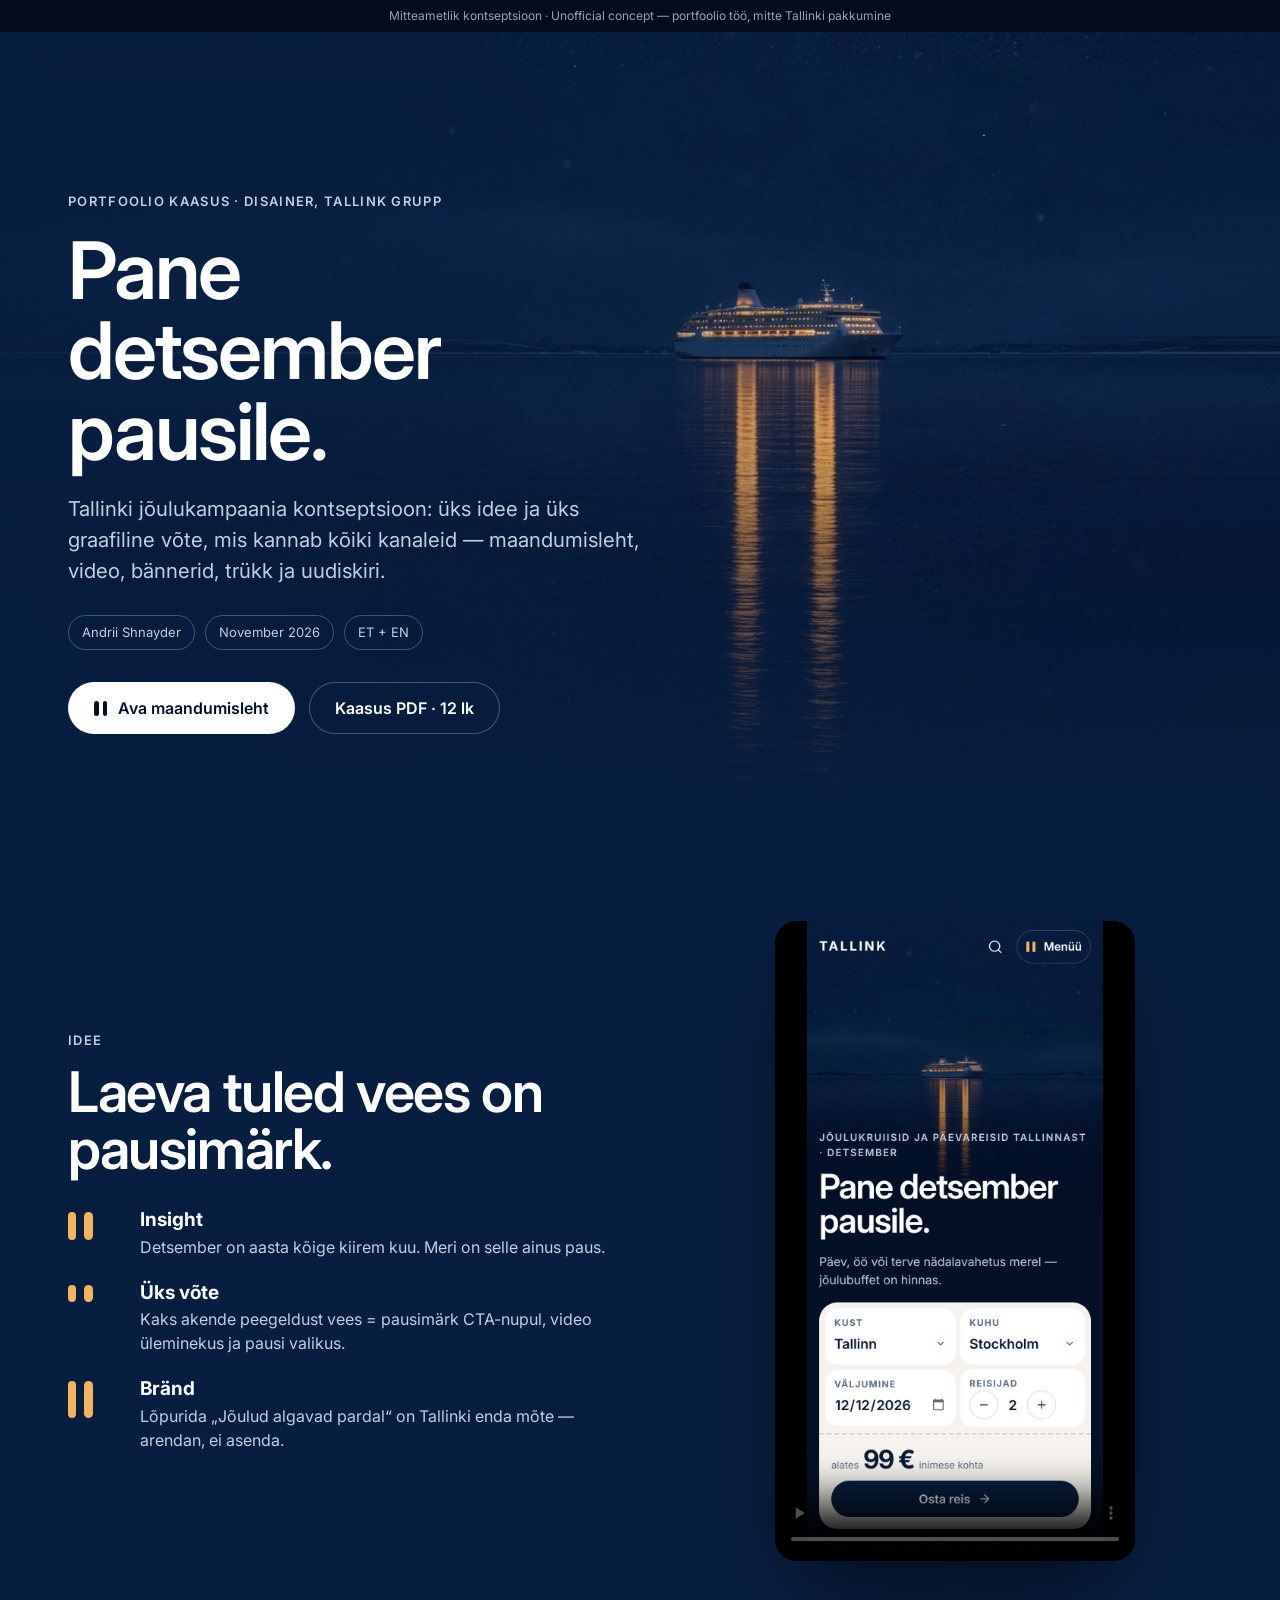
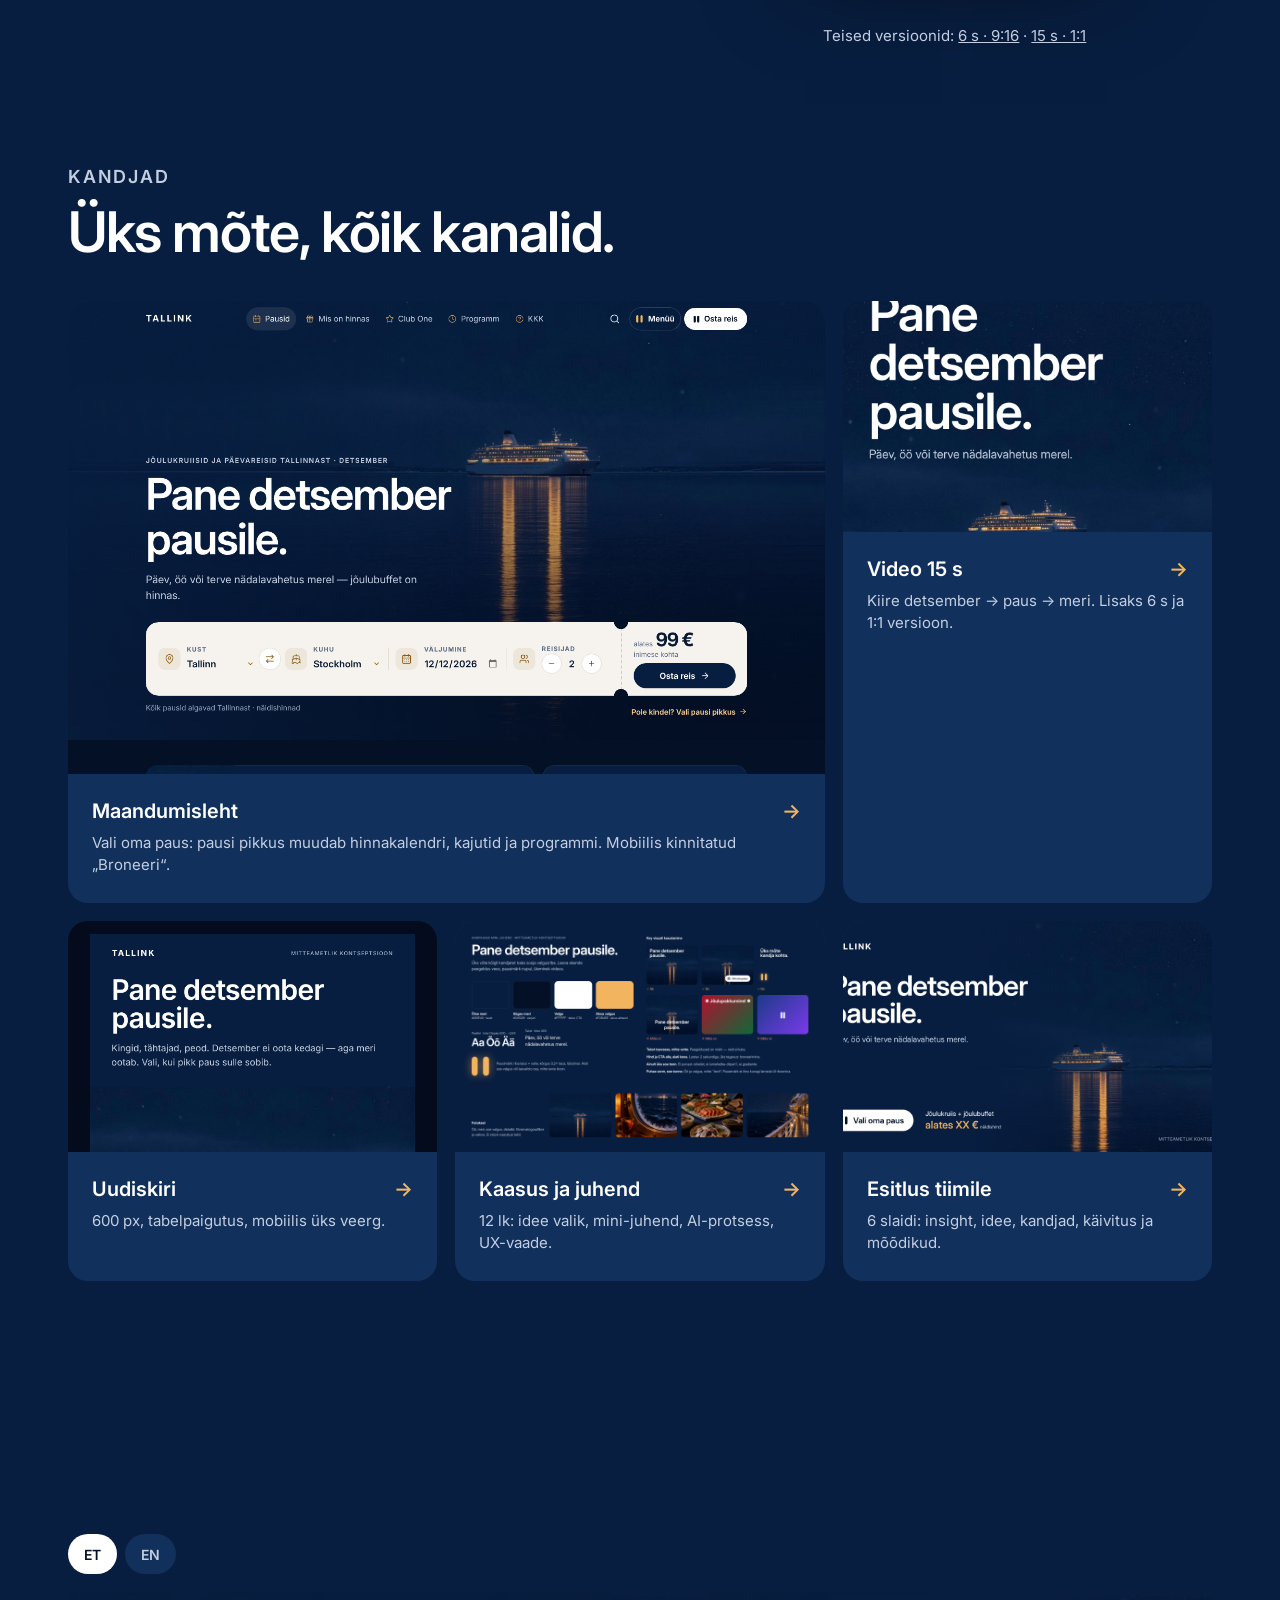
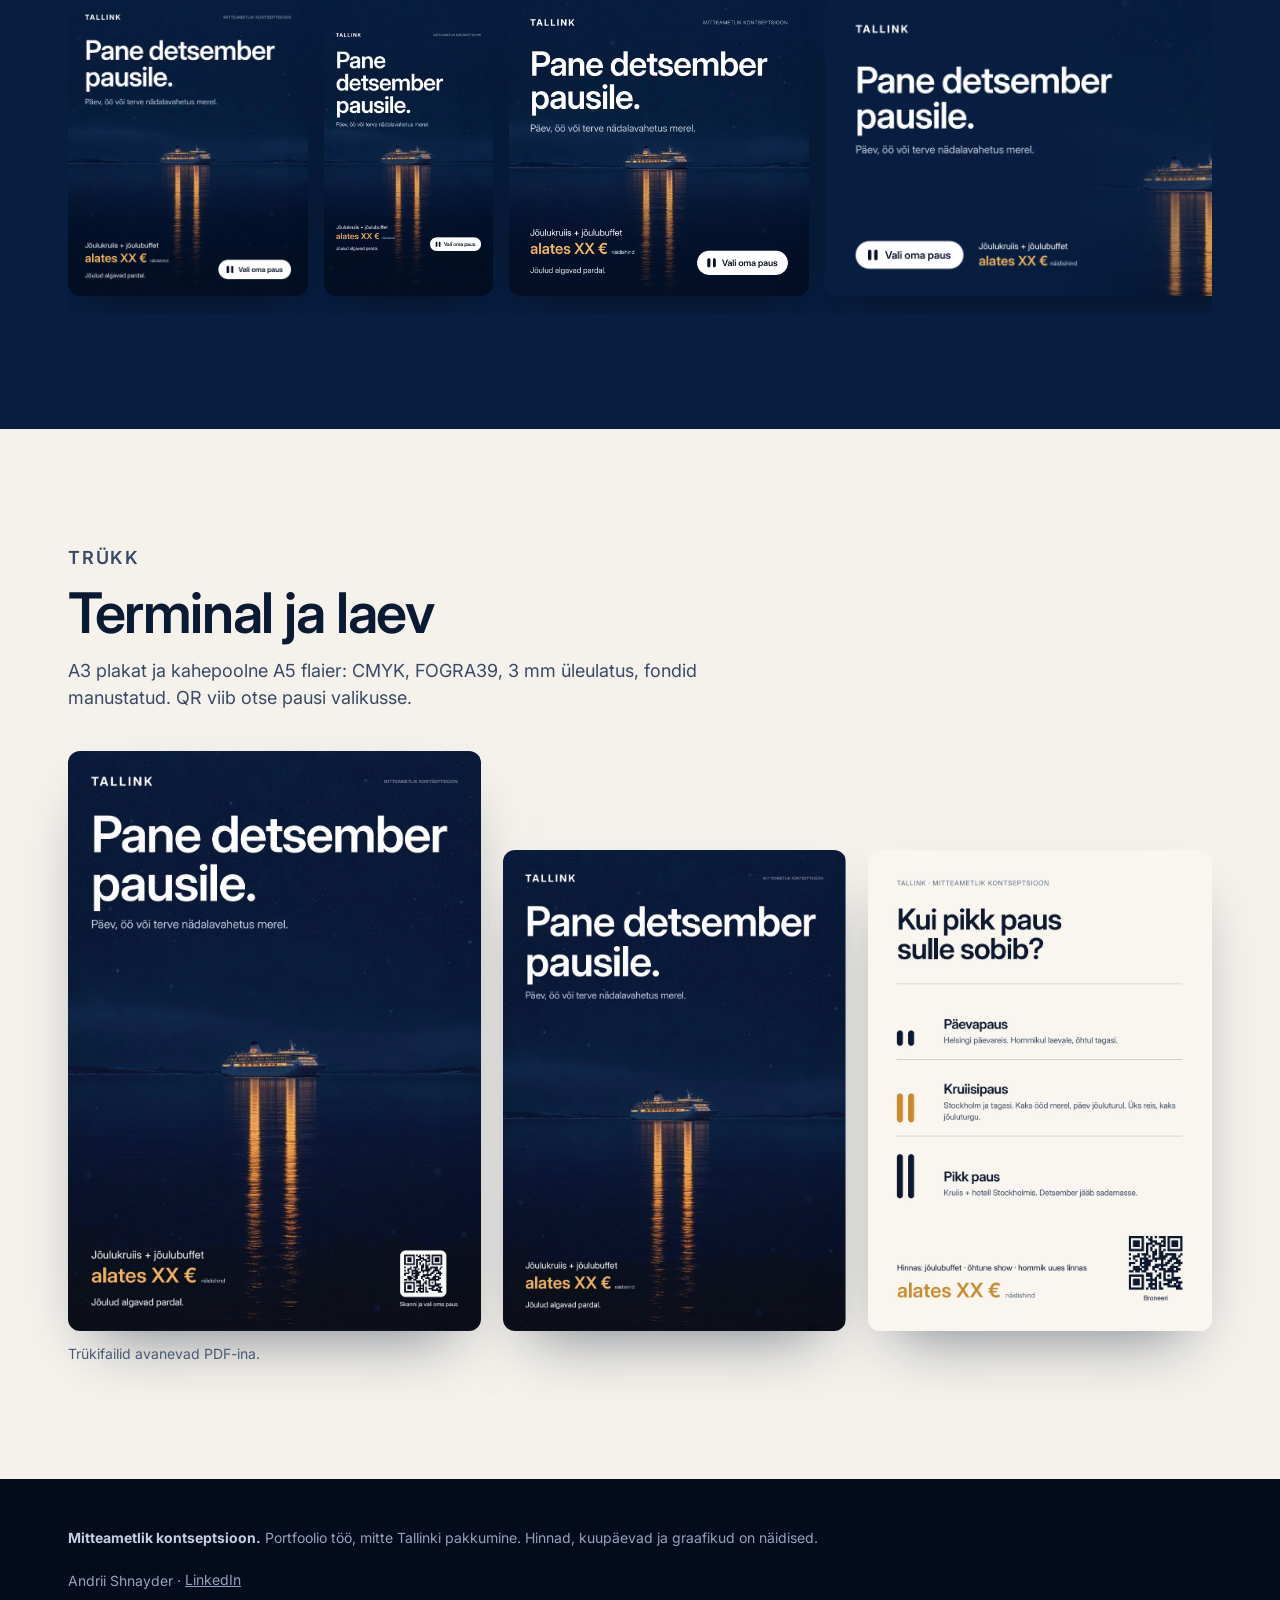
<file: index.html>
<!doctype html>
<html lang="et">
<head>
<meta charset="utf-8">
<meta name="viewport" content="width=device-width,initial-scale=1,viewport-fit=cover">
<title>Pane detsember pausile — portfoolio kaasus</title>
<meta name="description" content="Tallinki jõulukampaania mitteametlik kontseptsioon: maandumisleht, video, bännerid, trükk ja uudiskiri. Autor Andrii Shnayder.">
<meta name="robots" content="noindex">
<meta property="og:title" content="Pane detsember pausile — portfoolio kaasus">
<meta property="og:description" content="Üks idee, kõik kanalid. Mitteametlik kontseptsioon, autor Andrii Shnayder.">
<meta property="og:image" content="07-maandumisleht/assets/og-1200x630.jpg">
<meta name="theme-color" content="#081E40">
<link rel="preconnect" href="https://fonts.googleapis.com"><link rel="preconnect" href="https://fonts.gstatic.com" crossorigin>
<link href="https://fonts.googleapis.com/css2?family=Inter:opsz,wght@14..32,400;14..32,600;14..32,700&display=swap" rel="stylesheet">
<style>
:root{--n950:#030B1C;--n900:#041026;--n800:#081E40;--n700:#12305C;--n600:#1B3B6B;--n500:#3A5784;--mist:#C3CEE0;--mist2:#93A3BF;--amber:#F2B45E;--paper:#F5F2EC;--ink:#0A1A33;
  --f:"Inter Display","Inter",system-ui,sans-serif;--ease:cubic-bezier(.16,1,.3,1);--gut:clamp(16px,4vw,48px);--max:1240px}
*{box-sizing:border-box;margin:0;padding:0}
html{scroll-behavior:smooth}
body{font-family:var(--f);font-optical-sizing:auto;background:var(--n800);color:#fff;line-height:1.5;-webkit-font-smoothing:antialiased}
a{color:inherit}
:focus-visible{outline:2px solid var(--amber);outline-offset:3px;border-radius:8px}
img,video{display:block;max-width:100%}
.wrap{max-width:var(--max);margin:0 auto;padding:0 var(--gut)}
.ribbon{background:var(--n950);color:var(--mist2);font-size:12px;text-align:center;padding:7px var(--gut)}
.eyebrow{font-size:13px;letter-spacing:.1em;text-transform:uppercase;color:var(--mist);font-weight:600}
h1,h2,h3{font-weight:600;letter-spacing:-.025em;line-height:1.02}
.pause{display:inline-flex;gap:.28em;align-items:flex-end}.pause i{display:block;width:.3em;height:1em;border-radius:1em;background:currentColor}

/* hero */
.hero{position:relative;min-height:min(86svh,820px);display:flex;align-items:flex-end;overflow:hidden}
.hero img{position:absolute;inset:0;width:100%;height:100%;object-fit:cover;object-position:60% 50%}
.hero::after{content:"";position:absolute;inset:0;background:linear-gradient(90deg,rgba(8,30,64,.85),rgba(8,30,64,.2) 55%,rgba(8,30,64,0) 75%),linear-gradient(180deg,rgba(8,30,64,0) 50%,var(--n800))}
.hero__in{position:relative;z-index:1;width:100%;padding:120px var(--gut) 72px}
.hero h1{font-size:clamp(48px,6.2vw,88px);max-width:9ch;margin:18px 0 22px}
.hero .lead,.hero .meta,.hero .actions{max-width:520px}
.hero p.lead{font-size:clamp(17px,1.6vw,21px);color:var(--mist);max-width:46ch}
.meta{display:flex;flex-wrap:wrap;gap:10px;margin-top:28px}
.chip{font-size:13px;color:var(--mist);border:1px solid var(--n500);padding:7px 13px;border-radius:999px}
.actions{display:flex;flex-wrap:wrap;gap:14px;margin-top:32px}
.btn{display:inline-flex;align-items:center;gap:.65em;min-height:52px;padding:0 26px;border-radius:999px;background:#fff;color:var(--n900);font-weight:600;text-decoration:none;transition:transform .35s var(--ease),box-shadow .35s}
.btn:hover{transform:translateY(-2px);box-shadow:0 12px 30px -10px rgba(242,180,94,.55)}
.btn .pause{font-size:15px}
.btn--ghost{background:transparent;color:#fff;box-shadow:inset 0 0 0 1px var(--n500)}
.btn--ghost:hover{box-shadow:inset 0 0 0 1px var(--mist)}
@media(max-width:700px){
  .hero{display:block;min-height:0}
  .hero img{position:relative;height:56svh;object-position:50% 62%}
  .hero::after{background:linear-gradient(180deg,rgba(8,30,64,0) 30%,var(--n800) 56svh)}
  .hero__in{padding-top:4px;padding-bottom:56px;margin-top:-64px}
  .hero h1{max-width:none}}

section{padding:clamp(64px,9vw,120px) 0}
.head{display:grid;gap:14px;margin-bottom:40px;max-width:720px}
.head h2{font-size:clamp(32px,4.6vw,56px)}
.head p{color:var(--mist);font-size:18px}

/* idea strip */
.idea{display:grid;grid-template-columns:1.1fr 1fr;gap:clamp(28px,5vw,72px);align-items:center}
@media(max-width:860px){.idea{grid-template-columns:1fr}}
@media(max-width:860px){.idea p[style*="grid-column"]{grid-column:auto!important}}
.idea video{width:100%;max-width:360px;aspect-ratio:9/16;border-radius:22px;background:#000;box-shadow:0 40px 90px -30px rgba(0,0,0,.7);margin-inline:auto}
.facts{list-style:none;display:grid;gap:20px;margin-top:28px}
.facts li{display:grid;grid-template-columns:56px 1fr;gap:16px;align-items:start}
.facts .pause{color:var(--amber);font-size:28px;padding-top:6px}
.facts b{display:block;font-size:19px}.facts span{color:var(--mist)}

/* deliverables grid */
.grid{display:grid;grid-template-columns:repeat(3,1fr);gap:18px}
@media(max-width:980px){.grid{grid-template-columns:1fr 1fr}}
@media(max-width:600px){.grid{grid-template-columns:1fr}}
.card{display:flex;flex-direction:column;border-radius:20px;background:var(--n700);overflow:hidden;text-decoration:none;transition:transform .45s var(--ease),background .3s}
.card:hover{transform:translateY(-6px);background:var(--n600)}
.card__img{aspect-ratio:16/10;background:var(--n900);overflow:hidden}
.card__img img{width:100%;height:100%;object-fit:cover;transition:transform 1.2s var(--ease)}
.card:hover .card__img img{transform:scale(1.04)}
.card__b{padding:22px 24px 26px;display:grid;gap:6px}
.card__t{font-size:20px;font-weight:600;display:flex;justify-content:space-between;gap:12px}
.card__t::after{content:"→";color:var(--amber);transition:transform .3s var(--ease)}
.card:hover .card__t::after{transform:translateX(4px)}
.card__d{color:var(--mist);font-size:15px}
.card--wide{grid-column:span 2}
@media(max-width:600px){.card--wide{grid-column:auto}}

/* banners strip */
.strip{display:flex;gap:16px;overflow-x:auto;padding:4px 4px 18px;scroll-snap-type:x mandatory;-webkit-overflow-scrolling:touch}
.strip a{flex:none;scroll-snap-align:start;border-radius:12px;overflow:hidden;box-shadow:0 20px 50px -24px rgba(0,0,0,.6);transition:transform .4s var(--ease)}
.strip a:hover{transform:translateY(-4px)}
.strip img{height:300px;width:auto}
.strip .s{height:300px}
.lang{display:flex;gap:8px;margin-bottom:18px}
.lang button{font:inherit;font-size:14px;font-weight:600;min-height:40px;padding:0 16px;border-radius:999px;border:0;cursor:pointer;background:var(--n700);color:var(--mist)}
.lang button[aria-pressed=true]{background:#fff;color:var(--n900)}

.paper{background:var(--paper);color:var(--ink)}
.paper .eyebrow{color:#4A5A76}.paper .head p{color:#3A4A66}
.print{display:grid;grid-template-columns:1.2fr 1fr 1fr;gap:22px;align-items:end}
@media(max-width:760px){.print{grid-template-columns:1fr 1fr}.print a:first-child{grid-column:1/-1}}
.print a{border-radius:12px;overflow:hidden;box-shadow:0 30px 60px -28px rgba(10,26,51,.55);transition:transform .45s var(--ease)}
.print a:hover{transform:translateY(-6px) rotate(-.5deg)}
.cap{font-size:14px;color:#4A5A76;margin-top:12px}

footer{background:var(--n950);color:var(--mist2);font-size:14px;padding:48px 0 56px}
footer .wrap{display:grid;gap:10px}
footer a{display:inline-flex;align-items:center;min-height:44px}
footer b{color:var(--mist)}

.reveal{opacity:0;transform:translateY(22px);transition:opacity .9s var(--ease),transform .9s var(--ease)}
.reveal.in{opacity:1;transform:none}
@media (prefers-reduced-motion:reduce){*,*::before,*::after{transition-duration:.01ms!important;animation-duration:.01ms!important}.reveal{opacity:1;transform:none}html{scroll-behavior:auto}}
</style>
</head>
<body>
<div class="ribbon" role="note">Mitteametlik kontseptsioon · Unofficial concept — portfoolio töö, mitte Tallinki pakkumine</div>

<header class="hero">
  <img src="07-maandumisleht/assets/hero-wide-2400.jpg" srcset="07-maandumisleht/assets/hero-900.jpg 900w, 07-maandumisleht/assets/hero-wide-1600.jpg 1600w, 07-maandumisleht/assets/hero-wide-2400.jpg 2400w" sizes="100vw"
    alt="Reisilaev öisel merel, akende soe valgus peegeldub vees kahe vertikaalse valgusribana" fetchpriority="high">
  <div class="wrap hero__in">
    <p class="eyebrow">Portfoolio kaasus · Disainer, Tallink Grupp</p>
    <h1>Pane detsember pausile.</h1>
    <p class="lead">Tallinki jõulukampaania kontseptsioon: üks idee ja üks graafiline võte, mis kannab kõiki kanaleid — maandumisleht, video, bännerid, trükk ja uudiskiri.</p>
    <div class="meta"><span class="chip">Andrii Shnayder</span><span class="chip">November 2026</span><span class="chip">ET + EN</span></div>
    <div class="actions">
      <a class="btn" href="07-maandumisleht/"><span class="pause" aria-hidden="true"><i></i><i></i></span>Ava maandumisleht</a>
      <a class="btn btn--ghost" href="01-kaasus-PDF/Pane-detsember-pausile-kaasus-ET.pdf">Kaasus PDF · 12 lk</a>
    </div>
  </div>
</header>

<main>
  <section>
    <div class="wrap idea">
      <div class="reveal">
        <p class="eyebrow">Idee</p>
        <h2 style="font-size:clamp(32px,4.6vw,56px);margin-top:14px">Laeva tuled vees on pausimärk.</h2>
        <ul class="facts">
          <li><span class="pause" aria-hidden="true"><i></i><i></i></span><div><b>Insight</b><span>Detsember on aasta kõige kiirem kuu. Meri on selle ainus paus.</span></div></li>
          <li><span class="pause" aria-hidden="true"><i style="height:.6em"></i><i style="height:.6em"></i></span><div><b>Üks võte</b><span>Kaks akende peegeldust vees = pausimärk CTA-nupul, video üleminekus ja pausi valikus.</span></div></li>
          <li><span class="pause" aria-hidden="true"><i style="height:1.3em"></i><i style="height:1.3em"></i></span><div><b>Bränd</b><span>Lõpurida „Jõulud algavad pardal“ on Tallinki enda mõte — arendan, ei asenda.</span></div></li>
        </ul>
      </div>
      <video class="reveal" controls playsinline preload="metadata" poster="07-maandumisleht/eelvaated/mobile-390-hero.png">
        <source src="06-video/paus-15s-9x16.mp4" type="video/mp4">
        Video: kiire detsember → paus → meri → lõpukaart.
      </video>
      <p class="reveal" style="grid-column:2;text-align:center;font-size:15px;color:var(--mist)">Teised versioonid: <a href="06-video/paus-6s-9x16.mp4">6 s · 9:16</a> · <a href="06-video/paus-15s-1x1.mp4">15 s · 1:1</a></p>
    </div>
  </section>

  <section style="padding-top:0">
    <div class="wrap">
      <div class="head reveal"><p class="eyebrow">Kandjad</p><h2>Üks mõte, kõik kanalid.</h2></div>
      <div class="grid">
        <a class="card card--wide reveal" href="07-maandumisleht/">
          <span class="card__img"><img src="07-maandumisleht/eelvaated/desktop-1440-hero.png" alt="Maandumislehe esimene ekraan" loading="lazy"></span>
          <span class="card__b"><span class="card__t">Maandumisleht</span><span class="card__d">Vali oma paus: pausi pikkus muudab hinnakalendri, kajutid ja programmi. Mobiilis kinnitatud „Broneeri“.</span></span></a>
        <a class="card reveal" href="06-video/paus-15s-9x16.mp4">
          <span class="card__img"><img src="03-bannerid/et/1080x1920.png" alt="Video lõpukaader: Pane detsember pausile" loading="lazy" style="object-position:center 30%"></span>
          <span class="card__b"><span class="card__t">Video 15 s</span><span class="card__d">Kiire detsember → paus → meri. Lisaks 6 s ja 1:1 versioon.</span></span></a>
        <a class="card reveal" href="05-uudiskiri/index.html">
          <span class="card__img"><img src="05-uudiskiri/eelvaated/email-desktop.png" alt="Uudiskirja eelvaade" loading="lazy" style="object-position:top"></span>
          <span class="card__b"><span class="card__t">Uudiskiri</span><span class="card__d">600 px, tabelpaigutus, mobiilis üks veerg.</span></span></a>
        <a class="card reveal" href="01-kaasus-PDF/Pane-detsember-pausile-kaasus-ET.pdf">
          <span class="card__img"><img src="02-juhend-ja-tekstid/guide.png" alt="Kampaania mini-juhend" loading="lazy"></span>
          <span class="card__b"><span class="card__t">Kaasus ja juhend</span><span class="card__d">12 lk: idee valik, mini-juhend, AI-protsess, UX-vaade.</span></span></a>
        <a class="card reveal" href="08-esitlus/Pane-detsember-pausile-esitlus-ET.pdf">
          <span class="card__img"><img src="03-bannerid/et/1200x628.png" alt="Esitluse kaas" loading="lazy"></span>
          <span class="card__b"><span class="card__t">Esitlus tiimile</span><span class="card__d">6 slaidi: insight, idee, kandjad, käivitus ja mõõdikud.</span></span></a>
      </div>
    </div>
  </section>

  <section style="padding-top:0">
    <div class="wrap">
      <div class="head reveal"><p class="eyebrow">Bännerid</p><h2>7 formaati × ET/EN</h2></div>
      <div class="lang" role="group" aria-label="Keel"><button aria-pressed="true" data-lang="et">ET</button><button aria-pressed="false" data-lang="en">EN</button></div>
      <div class="strip" data-strip tabindex="0" aria-label="Bännerid, keri külgsuunas"></div>
    </div>
  </section>

  <section class="paper">
    <div class="wrap">
      <div class="head reveal"><p class="eyebrow">Trükk</p><h2>Terminal ja laev</h2><p>A3 plakat ja kahepoolne A5 flaier: CMYK, FOGRA39, 3 mm üleulatus, fondid manustatud. QR viib otse pausi valikusse.</p></div>
      <div class="print">
        <a class="reveal" href="04-trukk/poster-A3-ET.pdf"><img src="04-trukk/eelvaated/poster-A3-ET-p1.jpg" alt="A3 plakat" loading="lazy"></a>
        <a class="reveal" href="04-trukk/flyer-A5-ET.pdf"><img src="04-trukk/eelvaated/flyer-A5-ET-p1.jpg" alt="A5 flaier, esikülg" loading="lazy"></a>
        <a class="reveal" href="04-trukk/flyer-A5-ET.pdf"><img src="04-trukk/eelvaated/flyer-A5-ET-p2.jpg" alt="A5 flaier, tagakülg: kui pikk paus sulle sobib" loading="lazy"></a>
      </div>
      <p class="cap">Trükifailid avanevad PDF-ina.</p>
    </div>
  </section>
</main>

<footer>
  <div class="wrap">
    <p><b>Mitteametlik kontseptsioon.</b> Portfoolio töö, mitte Tallinki pakkumine. Hinnad, kuupäevad ja graafikud on näidised.</p>
    <p>Andrii Shnayder · <a href="https://www.linkedin.com/in/andrii-shnayder-a15bb8440">LinkedIn</a></p>
  </div>
</footer>

<script>
(() => {
  const sizes = [['1080x1350','Feed 4:5'],['1080x1920','Stories'],['1080x1080','Feed 1:1'],['1200x628','Link-reklaam'],['300x250','300×250'],['160x600','160×600'],['728x90','728×90']];
  const strip = document.querySelector('[data-strip]');
  const draw = (l) => { strip.innerHTML = sizes.map(([s, n]) => `<a href="03-bannerid/${l}/${s}.png" title="${n}"><img src="03-bannerid/${l}/${s}.png" alt="Bänner ${n} (${l.toUpperCase()})" loading="lazy" style="${s==='728x90'?'height:90px;margin-top:105px':''}"></a>`).join(''); };
  document.querySelectorAll('[data-lang]').forEach(b => b.addEventListener('click', () => {
    document.querySelectorAll('[data-lang]').forEach(x => x.setAttribute('aria-pressed', x === b)); draw(b.dataset.lang);
  }));
  draw('et');
  const io = new IntersectionObserver(es => es.forEach(e => { if (e.isIntersecting) { e.target.classList.add('in'); io.unobserve(e.target); } }), { rootMargin: '0px 0px -8% 0px' });
  document.querySelectorAll('.reveal').forEach(el => io.observe(el));
})();
</script>
</body>
</html>
</file>
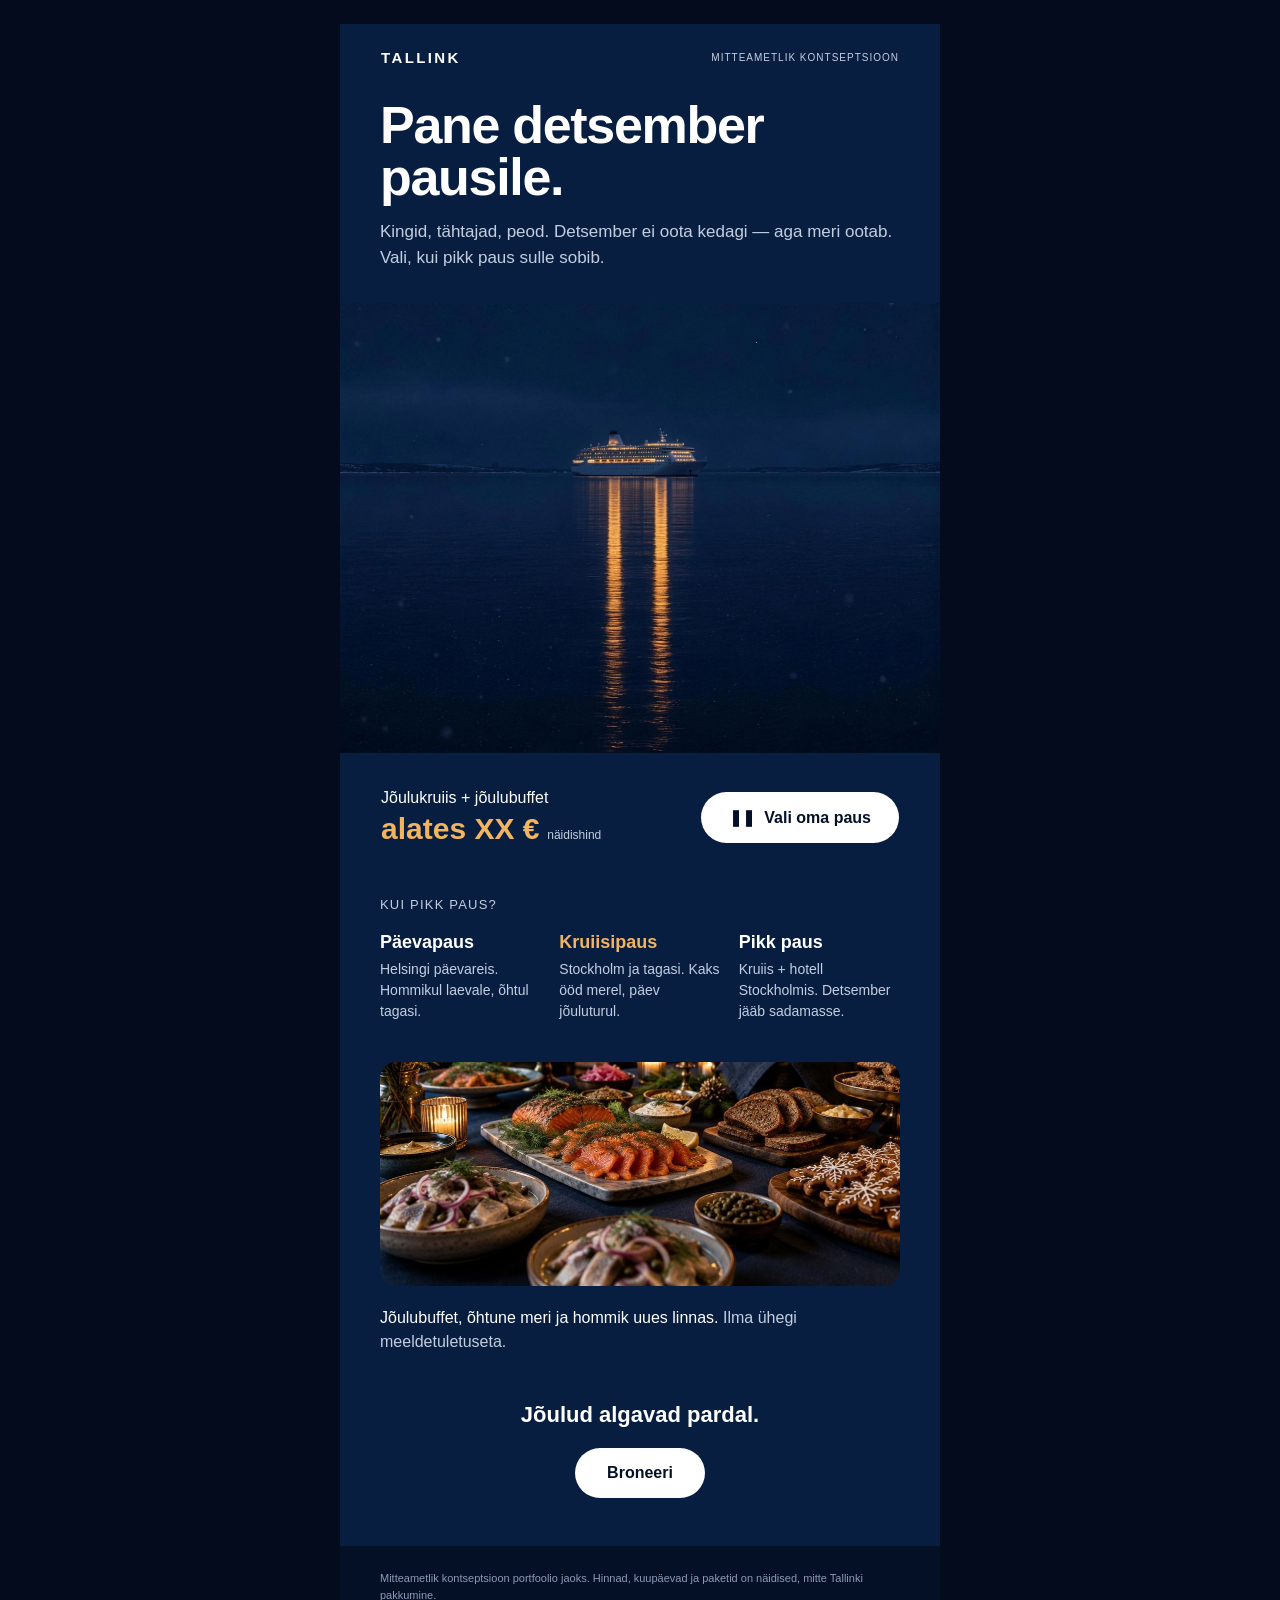
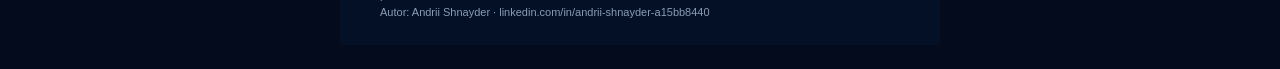
<file: 05-uudiskiri/index.html>
<!doctype html>
<html lang="et" xmlns="http://www.w3.org/1999/xhtml">
<head>
<meta charset="utf-8">
<meta name="viewport" content="width=device-width,initial-scale=1">
<meta name="x-apple-disable-message-reformatting">
<meta name="color-scheme" content="dark light">
<title>Detsembri kõige rahulikum päev on merel</title>
<!-- Unofficial concept / Mitteametlik kontseptsioon. Hinnad ja kuupäevad on näidised. -->
<style>
  body{margin:0;padding:0;background:#030B1C}
  table{border-collapse:collapse}
  img{border:0;display:block;max-width:100%;height:auto}
  a{color:#F2B45E}
  .btn a{display:inline-block}
  @media (max-width:620px){
    .wrap{width:100%!important}
    .px{padding-left:24px!important;padding-right:24px!important}
    .h1{font-size:40px!important;line-height:42px!important}
    .col{display:block!important;width:100%!important;padding:0 0 16px 0!important;text-align:left!important}
  }
</style>
</head>
<body style="margin:0;padding:0;background:#030B1C">
<!-- preheader -->
<div style="display:none;max-height:0;overflow:hidden;opacity:0">Vali, kui pikk paus sulle sobib — päev, kruiis või nädalavahetus.&#8199;&#847;&#8199;&#847;&#8199;&#847;</div>

<table role="presentation" width="100%" cellpadding="0" cellspacing="0" style="background:#030B1C">
<tr><td align="center" style="padding:24px 0">

<table role="presentation" class="wrap" width="600" cellpadding="0" cellspacing="0" style="width:600px;background:#081E40;font-family:'Inter',Helvetica,Arial,sans-serif;color:#FFFFFF">

  <!-- top bar -->
  <tr><td class="px" style="padding:24px 40px">
    <table role="presentation" width="100%"><tr>
      <td style="font-size:15px;font-weight:700;letter-spacing:2.4px;color:#FFFFFF">TALLINK</td>
      <td align="right" style="font-size:10px;letter-spacing:1px;color:#C3CEE0;text-transform:uppercase">Mitteametlik kontseptsioon</td>
    </tr></table>
  </td></tr>

  <!-- hero -->
  <tr><td class="px" style="padding:8px 40px 0">
    <h1 class="h1" style="margin:0;font-size:52px;line-height:52px;font-weight:600;letter-spacing:-1.3px;color:#FFFFFF">Pane detsember pausile.</h1>
    <p style="margin:16px 0 0;font-size:17px;line-height:26px;color:#C3CEE0">Kingid, tähtajad, peod. Detsember ei oota kedagi — aga meri ootab. Vali, kui pikk paus sulle sobib.</p>
  </td></tr>
  <tr><td style="padding:32px 0 0">
    <img src="kv-email.jpg" width="600" alt="Reisilaev öisel merel, akende soe valgus peegeldub vees kahe vertikaalse valgusribana" style="width:600px">
  </td></tr>

  <!-- offer -->
  <tr><td class="px" style="padding:32px 40px 8px">
    <table role="presentation" width="100%"><tr>
      <td class="col" valign="middle" style="font-size:16px;line-height:24px;color:#FFFFFF">Jõulukruiis + jõulubuffet<br>
        <span style="font-size:30px;line-height:38px;font-weight:600;color:#F2B45E">alates XX €</span>
        <span style="font-size:12px;color:#C3CEE0">&nbsp;näidishind</span></td>
      <td class="col btn" valign="middle" align="right">
        <a href="https://www.tallink.com/" style="background:#FFFFFF;color:#041026;font-size:16px;font-weight:600;text-decoration:none;padding:16px 28px;border-radius:999px">❚❚&nbsp;&nbsp;Vali oma paus</a>
      </td>
    </tr></table>
  </td></tr>

  <!-- three pauses -->
  <tr><td class="px" style="padding:40px 40px 8px">
    <p style="margin:0 0 20px;font-size:13px;letter-spacing:1.2px;text-transform:uppercase;color:#C3CEE0">Kui pikk paus?</p>
    <table role="presentation" width="100%" cellpadding="0" cellspacing="0"><tr>
      <td class="col" valign="top" width="33%" style="padding-right:12px">
        <p style="margin:0;font-size:18px;font-weight:600;color:#FFFFFF">Päevapaus</p>
        <p style="margin:6px 0 0;font-size:14px;line-height:21px;color:#C3CEE0">Helsingi päevareis. Hommikul laevale, õhtul tagasi.</p></td>
      <td class="col" valign="top" width="33%" style="padding:0 6px">
        <p style="margin:0;font-size:18px;font-weight:600;color:#F2B45E">Kruiisipaus</p>
        <p style="margin:6px 0 0;font-size:14px;line-height:21px;color:#C3CEE0">Stockholm ja tagasi. Kaks ööd merel, päev jõuluturul.</p></td>
      <td class="col" valign="top" width="33%" style="padding-left:12px">
        <p style="margin:0;font-size:18px;font-weight:600;color:#FFFFFF">Pikk paus</p>
        <p style="margin:6px 0 0;font-size:14px;line-height:21px;color:#C3CEE0">Kruiis + hotell Stockholmis. Detsember jääb sadamasse.</p></td>
    </tr></table>
  </td></tr>

  <!-- detail image + line -->
  <tr><td class="px" style="padding:32px 40px 0">
    <img src="buffet-email.jpg" width="520" alt="Põhjamaine jõulubuffet laeval: lõhe, heeringas, rukkileib ja piparkoogid küünlavalgel" style="width:520px;border-radius:16px">
    <p style="margin:20px 0 0;font-size:16px;line-height:24px;color:#FFFFFF">Jõulubuffet, õhtune meri ja hommik uues linnas. <span style="color:#C3CEE0">Ilma ühegi meeldetuletuseta.</span></p>
  </td></tr>

  <!-- final cta -->
  <tr><td class="px" align="center" style="padding:48px 40px 48px">
    <p style="margin:0 0 20px;font-size:22px;font-weight:600;color:#FFFFFF">Jõulud algavad pardal.</p>
    <a href="https://www.tallink.com/" style="display:inline-block;background:#FFFFFF;color:#041026;font-size:16px;font-weight:600;text-decoration:none;padding:16px 32px;border-radius:999px">Broneeri</a>
  </td></tr>

  <!-- footer -->
  <tr><td class="px" style="padding:24px 40px;background:#041026;font-size:11px;line-height:17px;color:#8B9BB6">
    Mitteametlik kontseptsioon portfoolio jaoks. Hinnad, kuupäevad ja paketid on näidised, mitte Tallinki pakkumine.<br>
    Autor: Andrii Shnayder · linkedin.com/in/andrii-shnayder-a15bb8440
  </td></tr>

</table>
</td></tr>
</table>
</body>
</html>
</file>
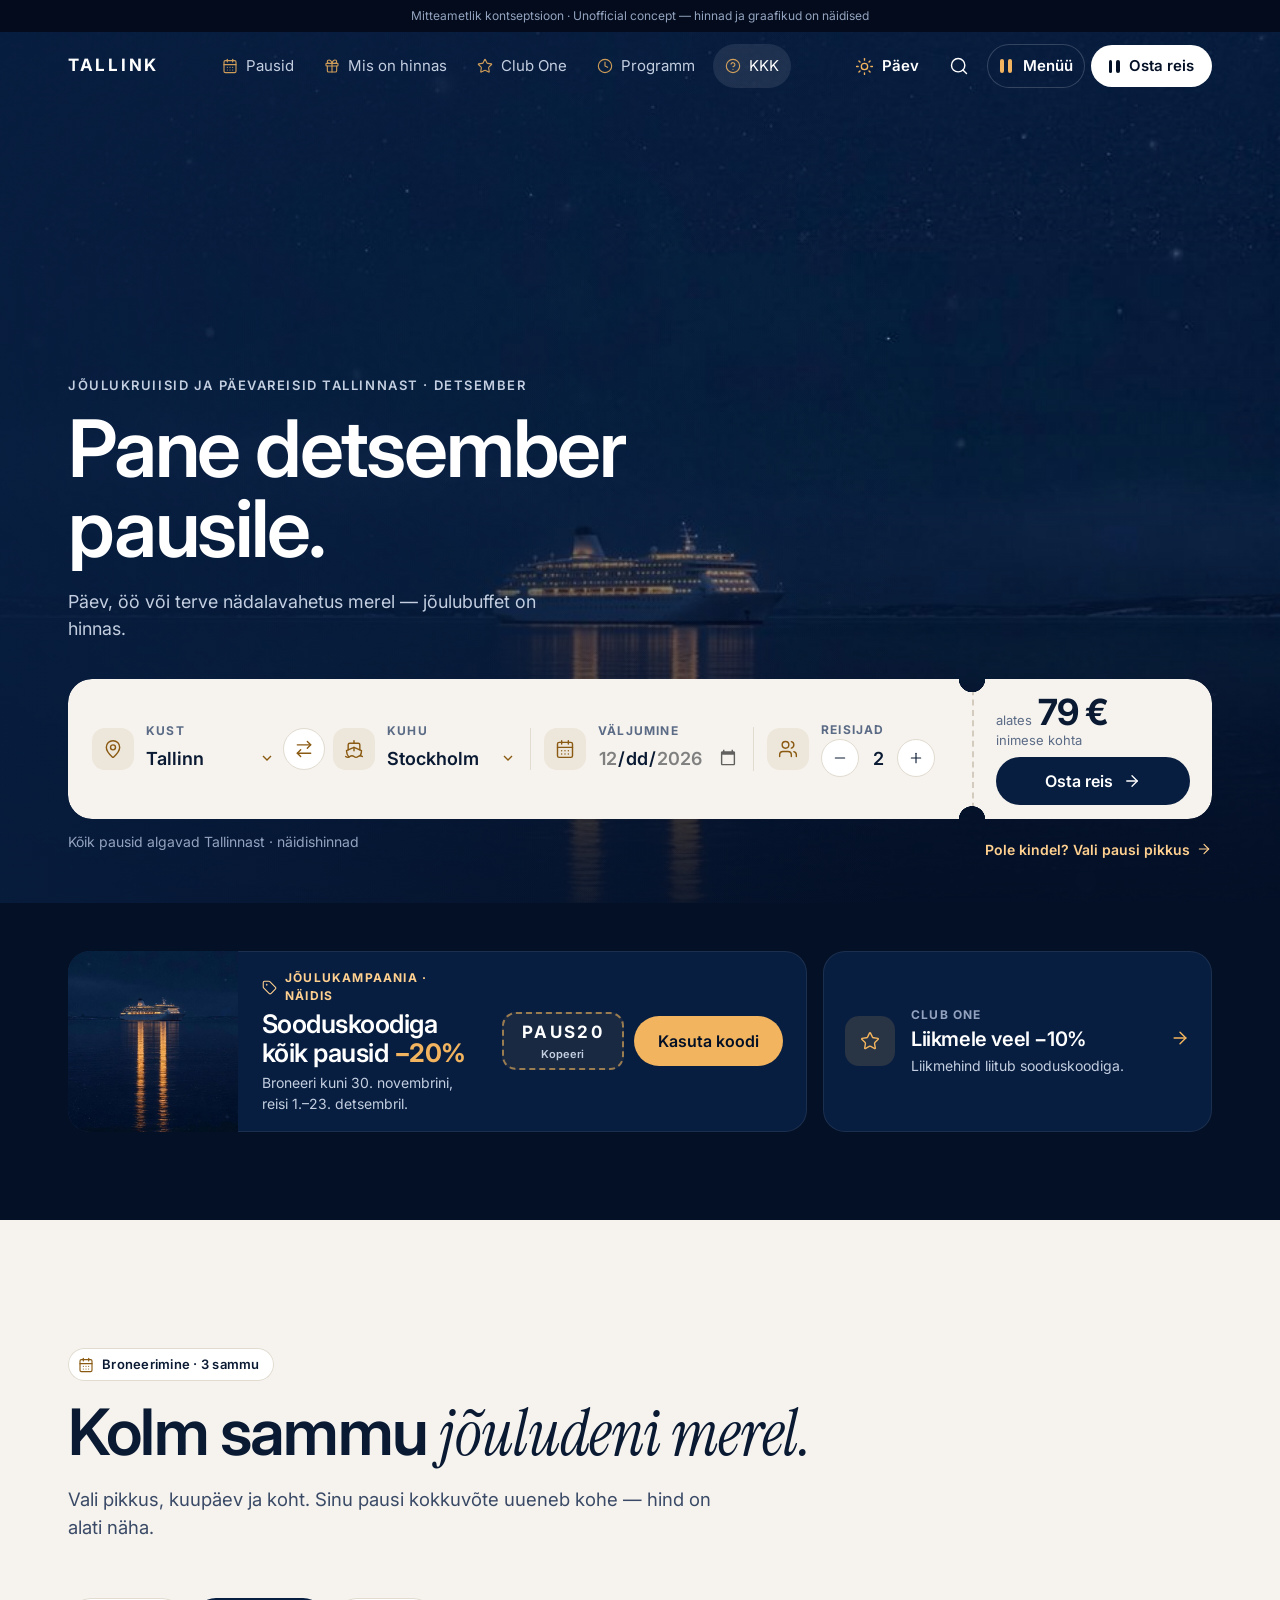
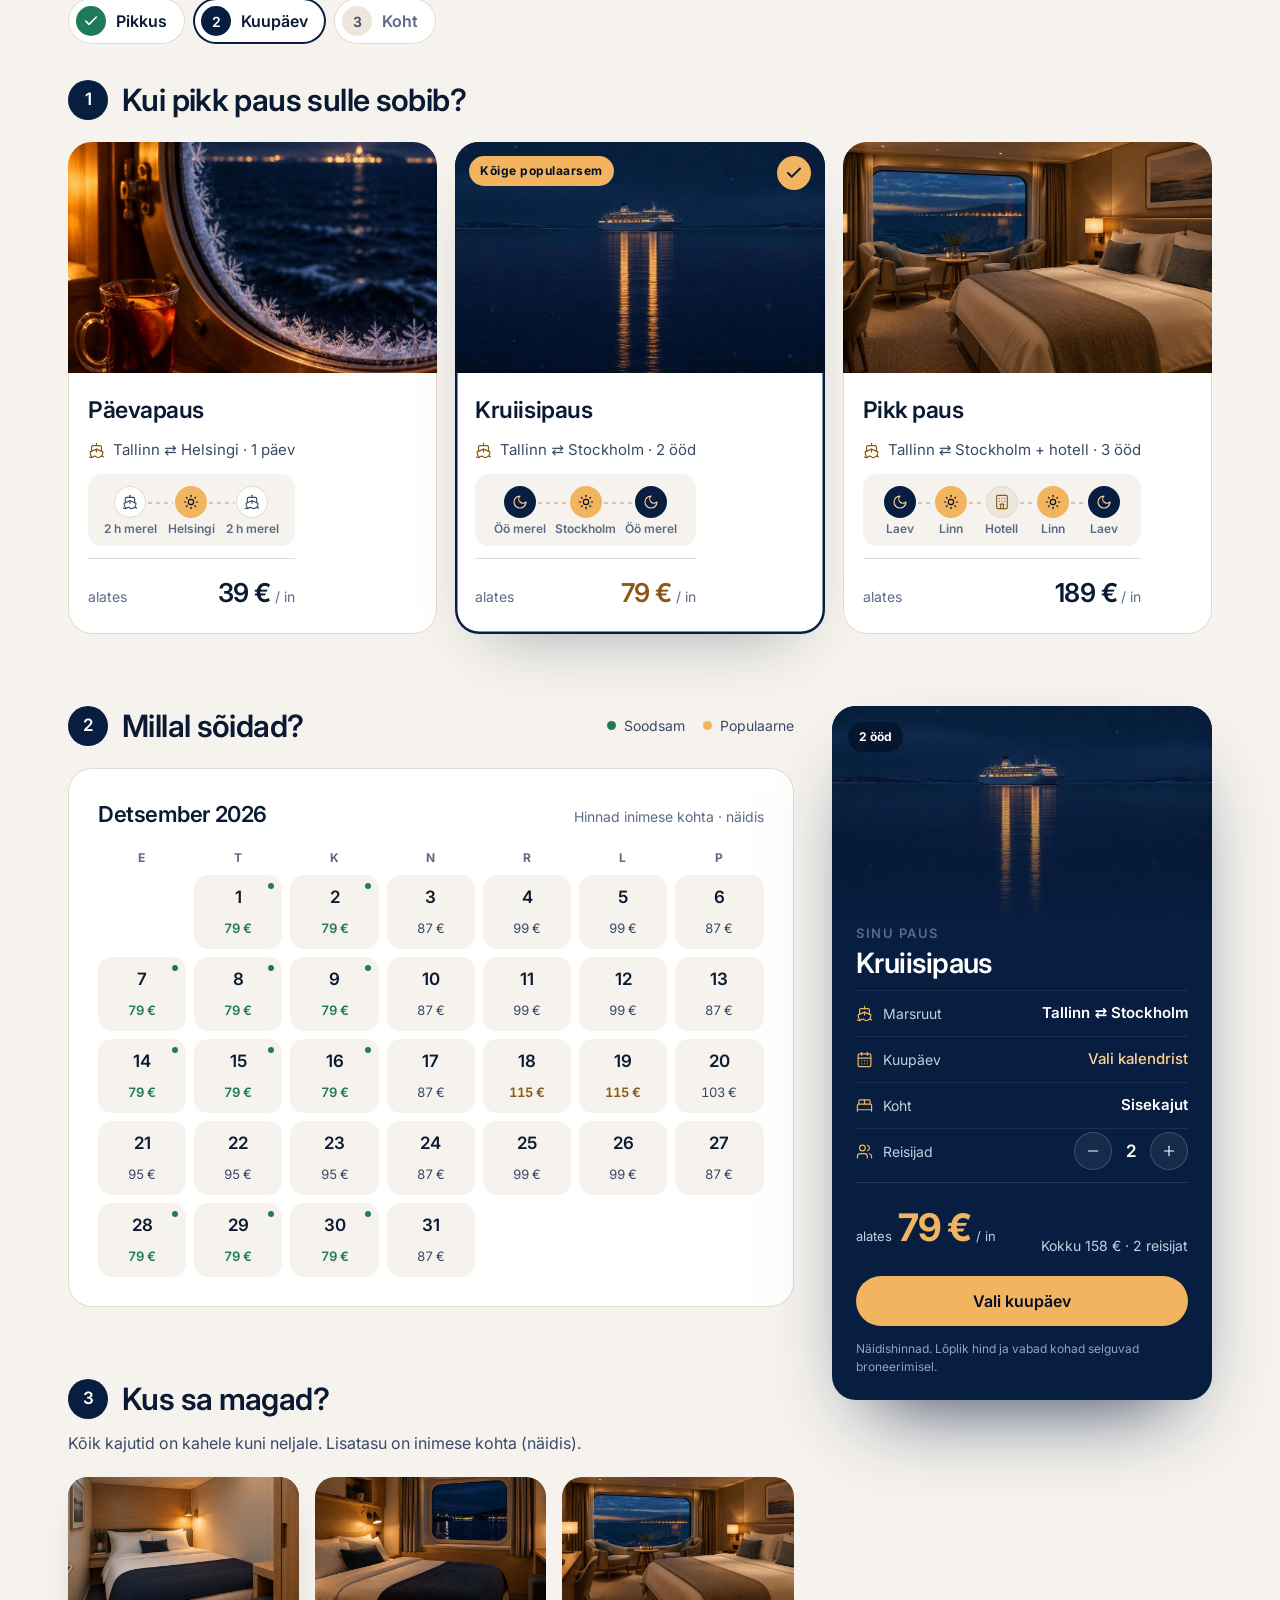
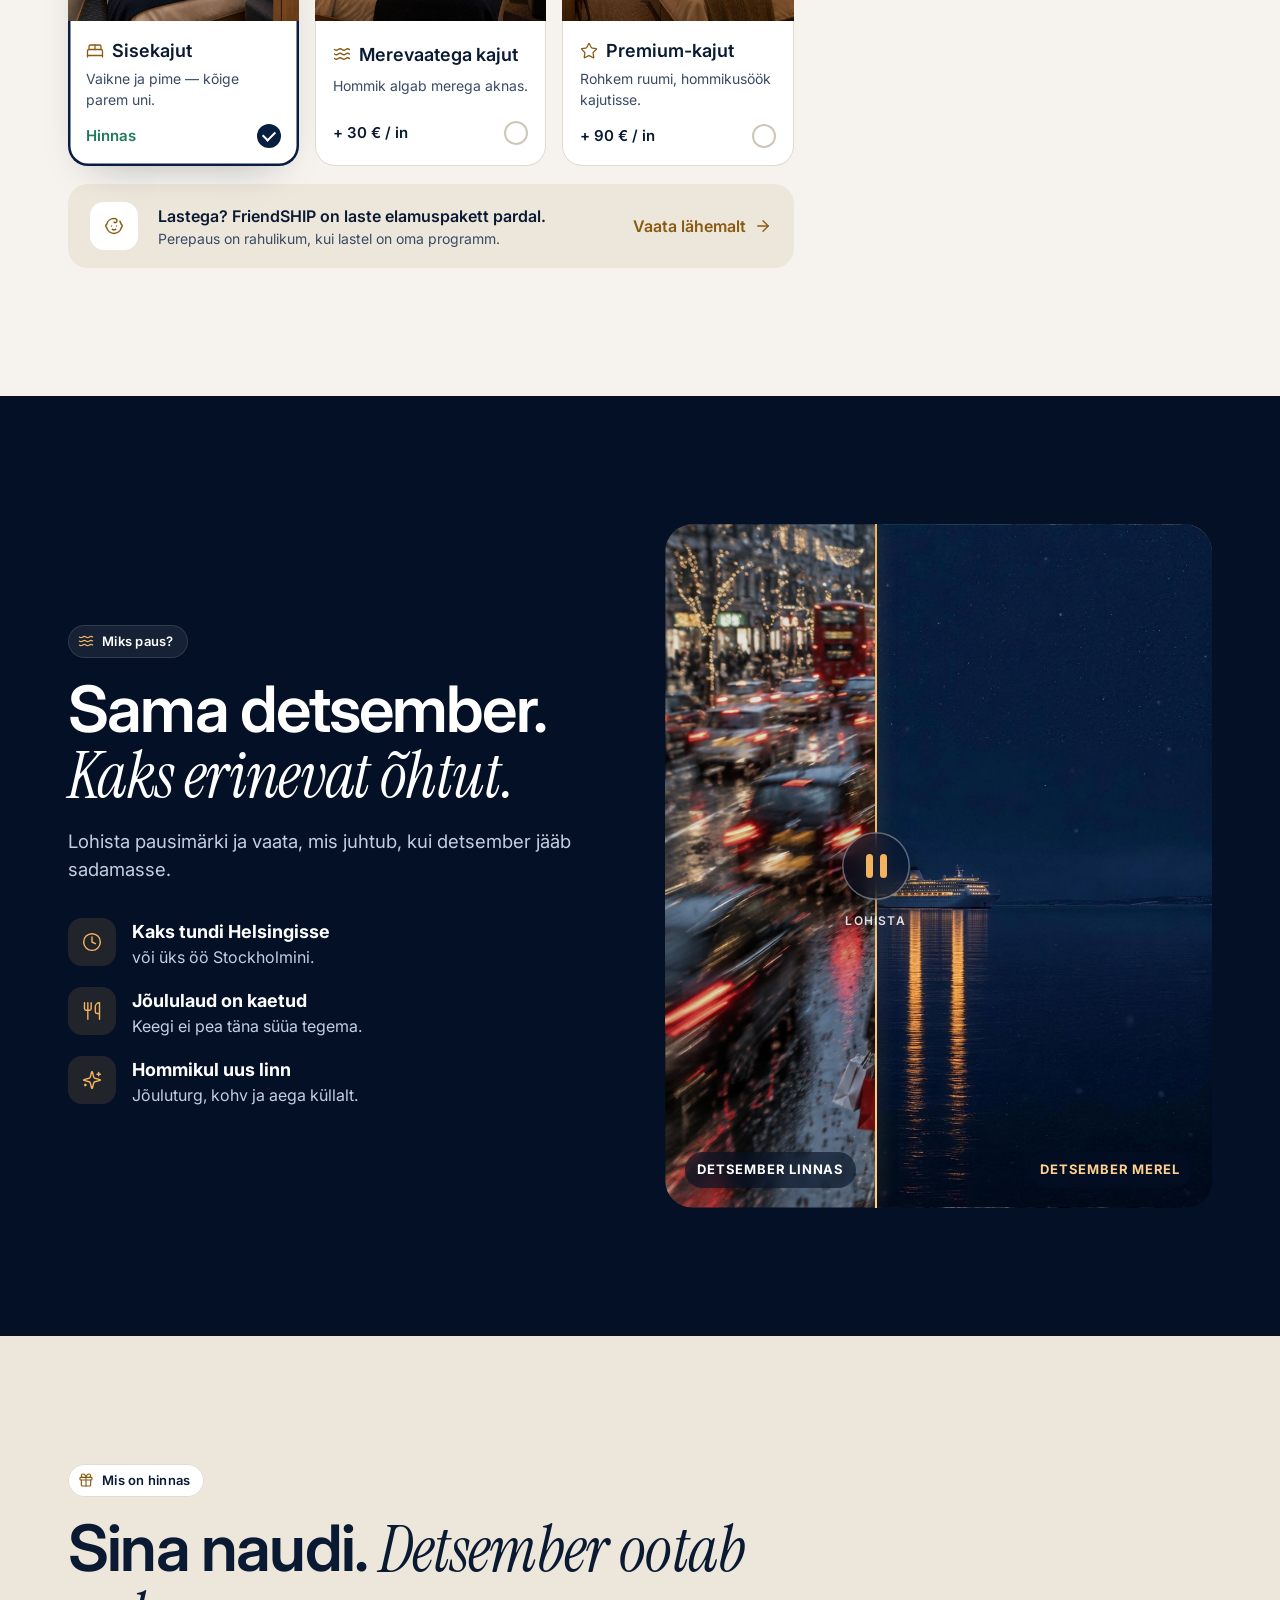
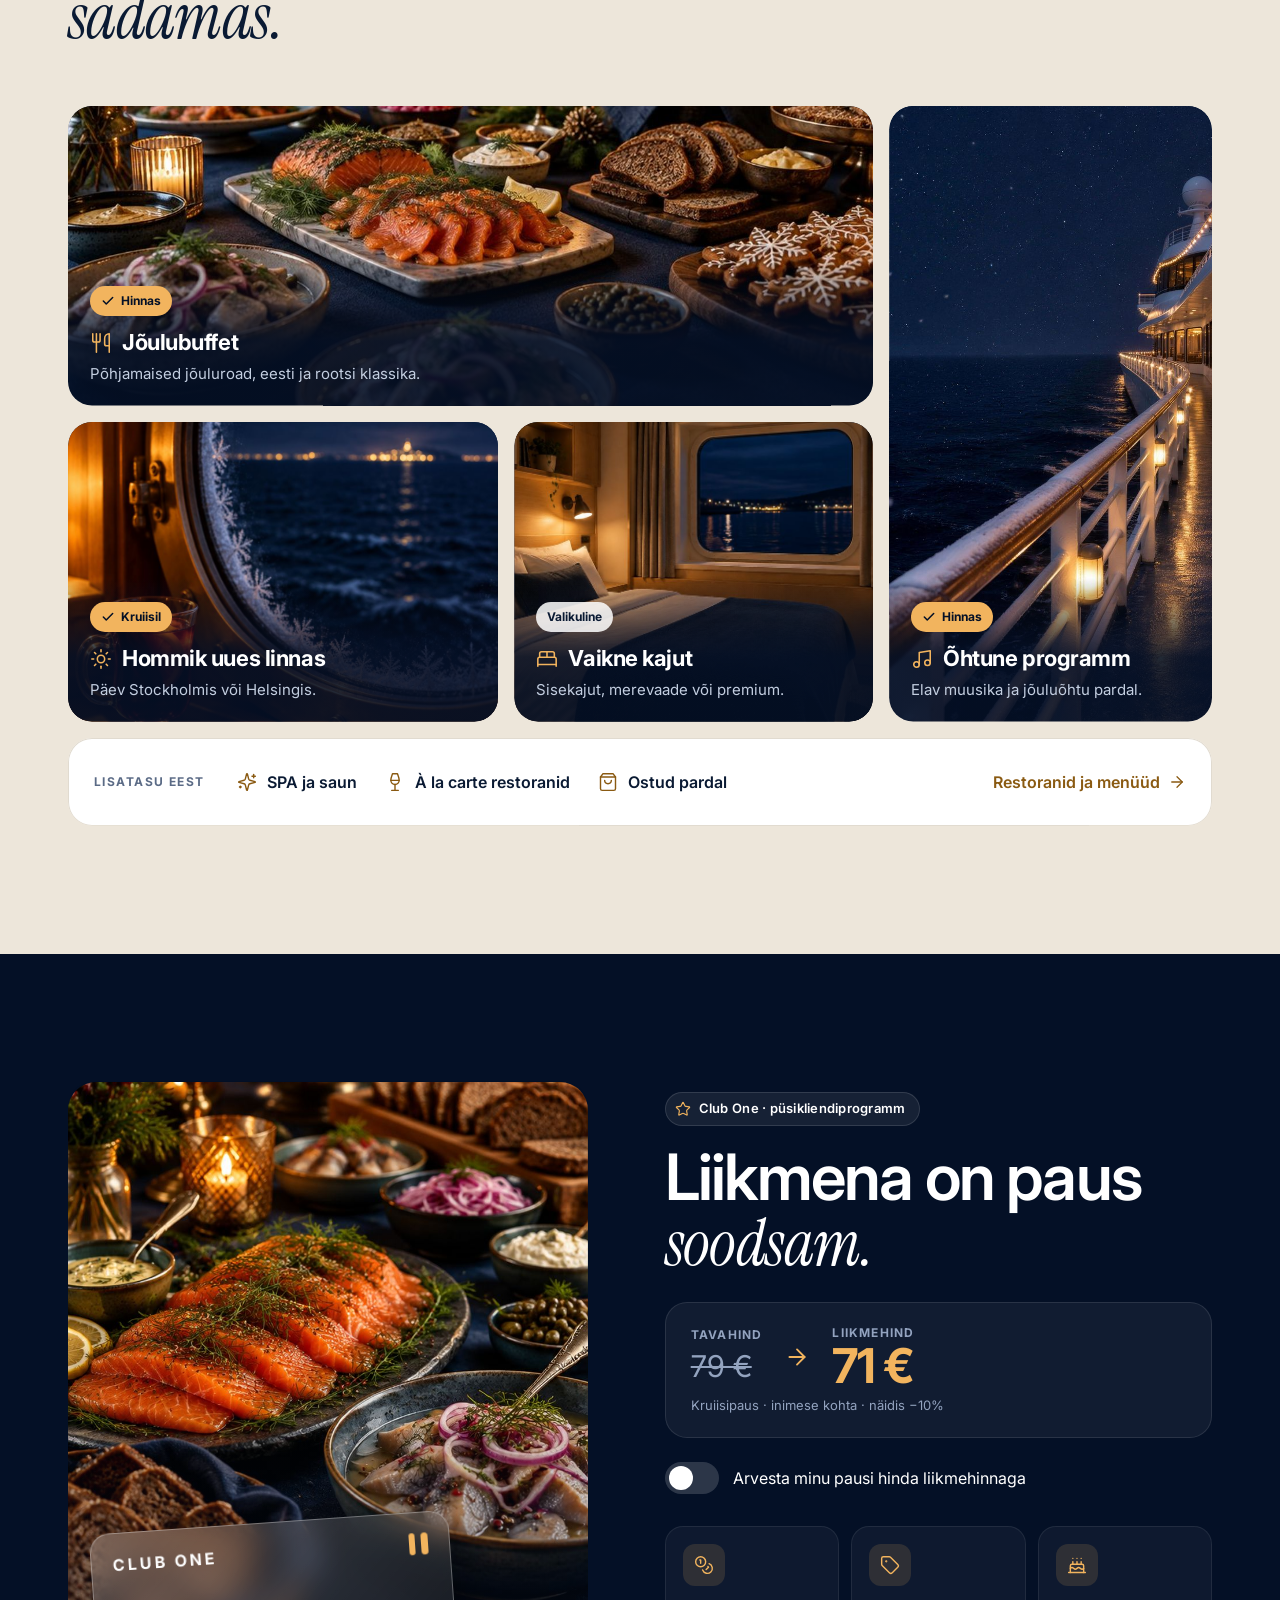
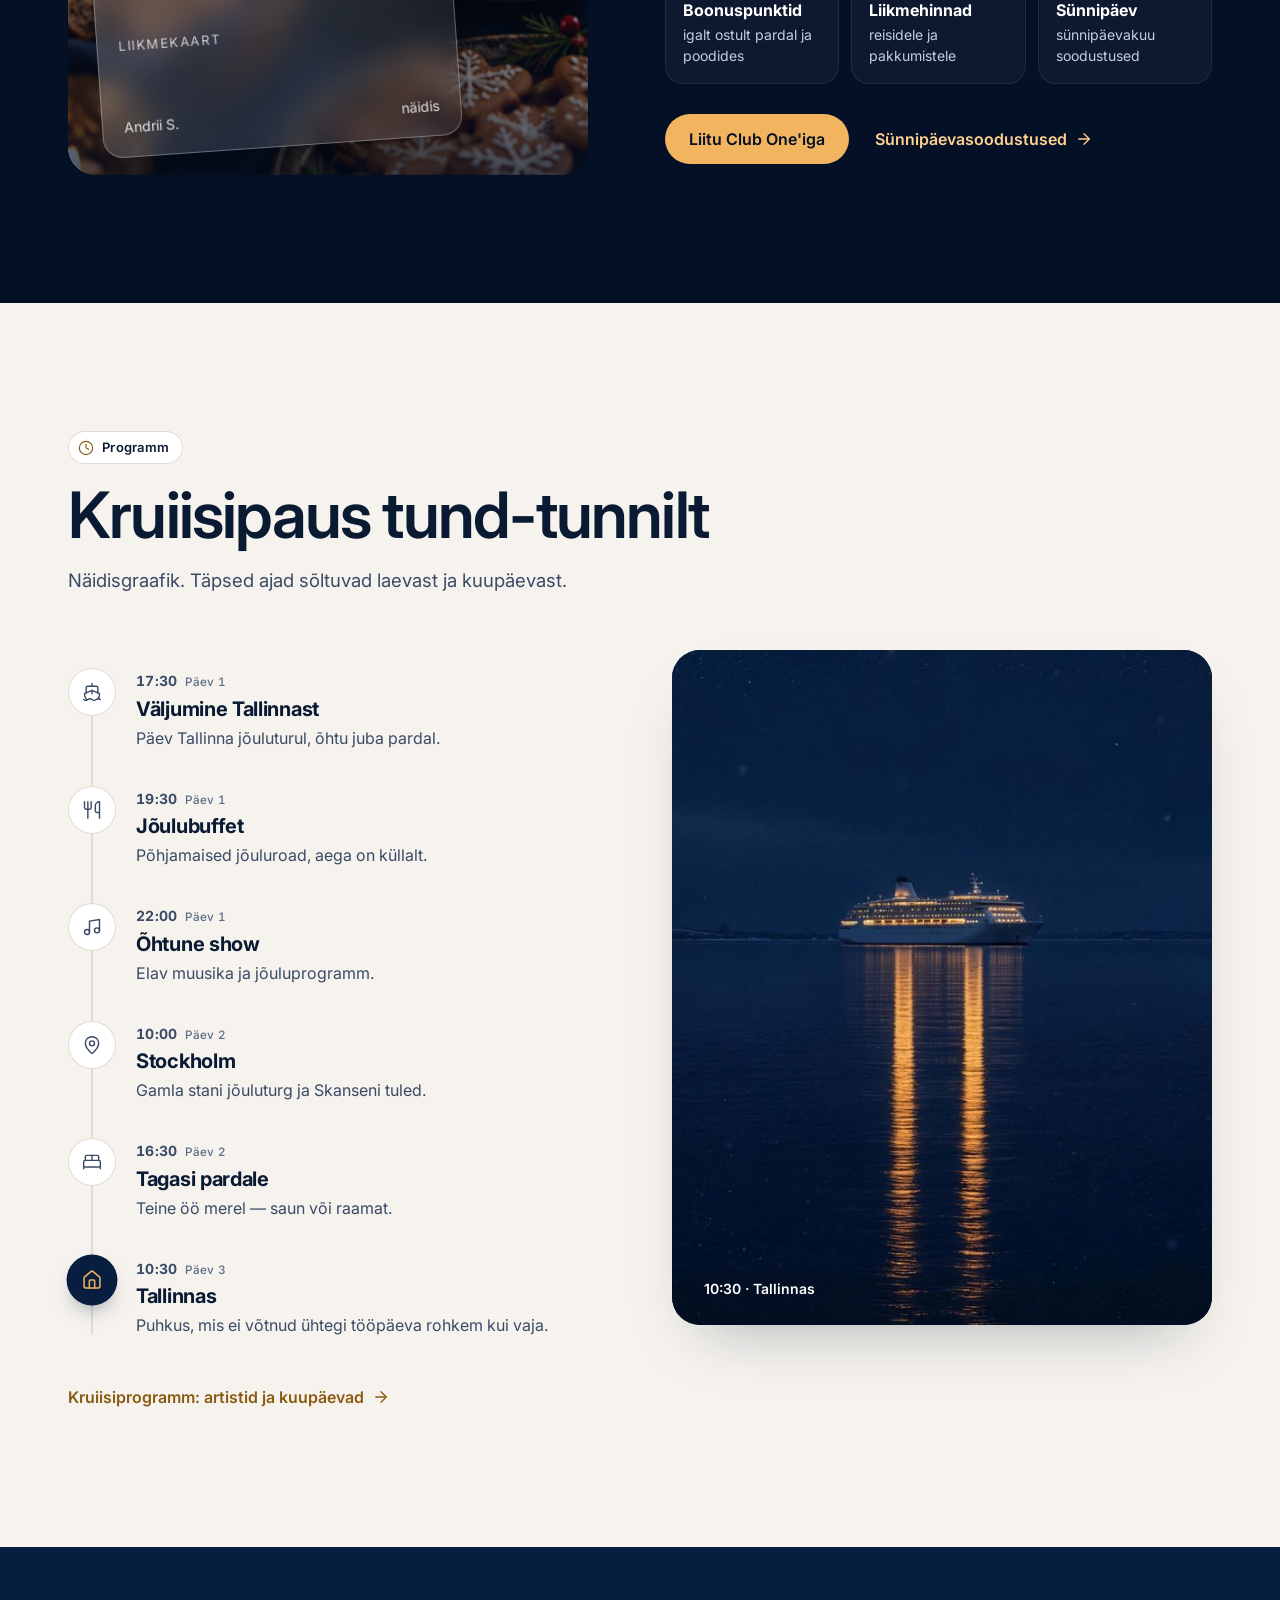
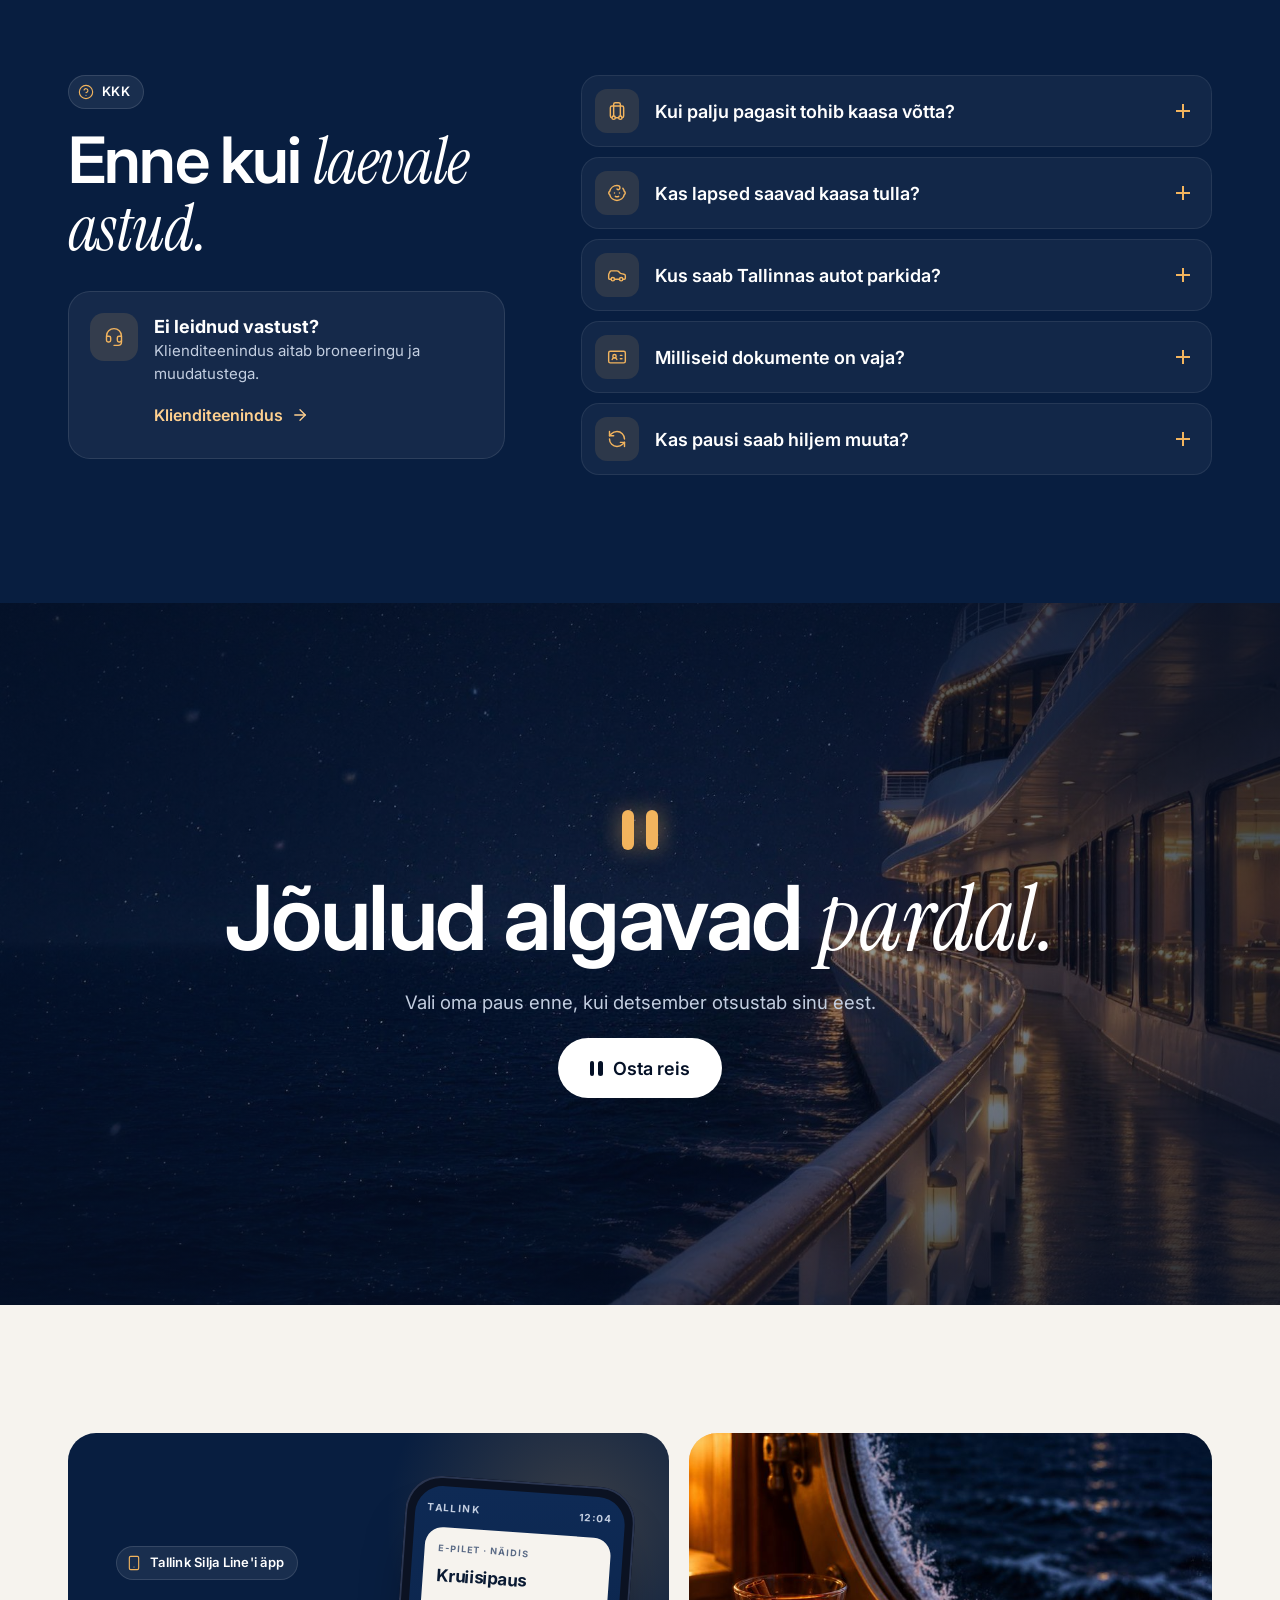
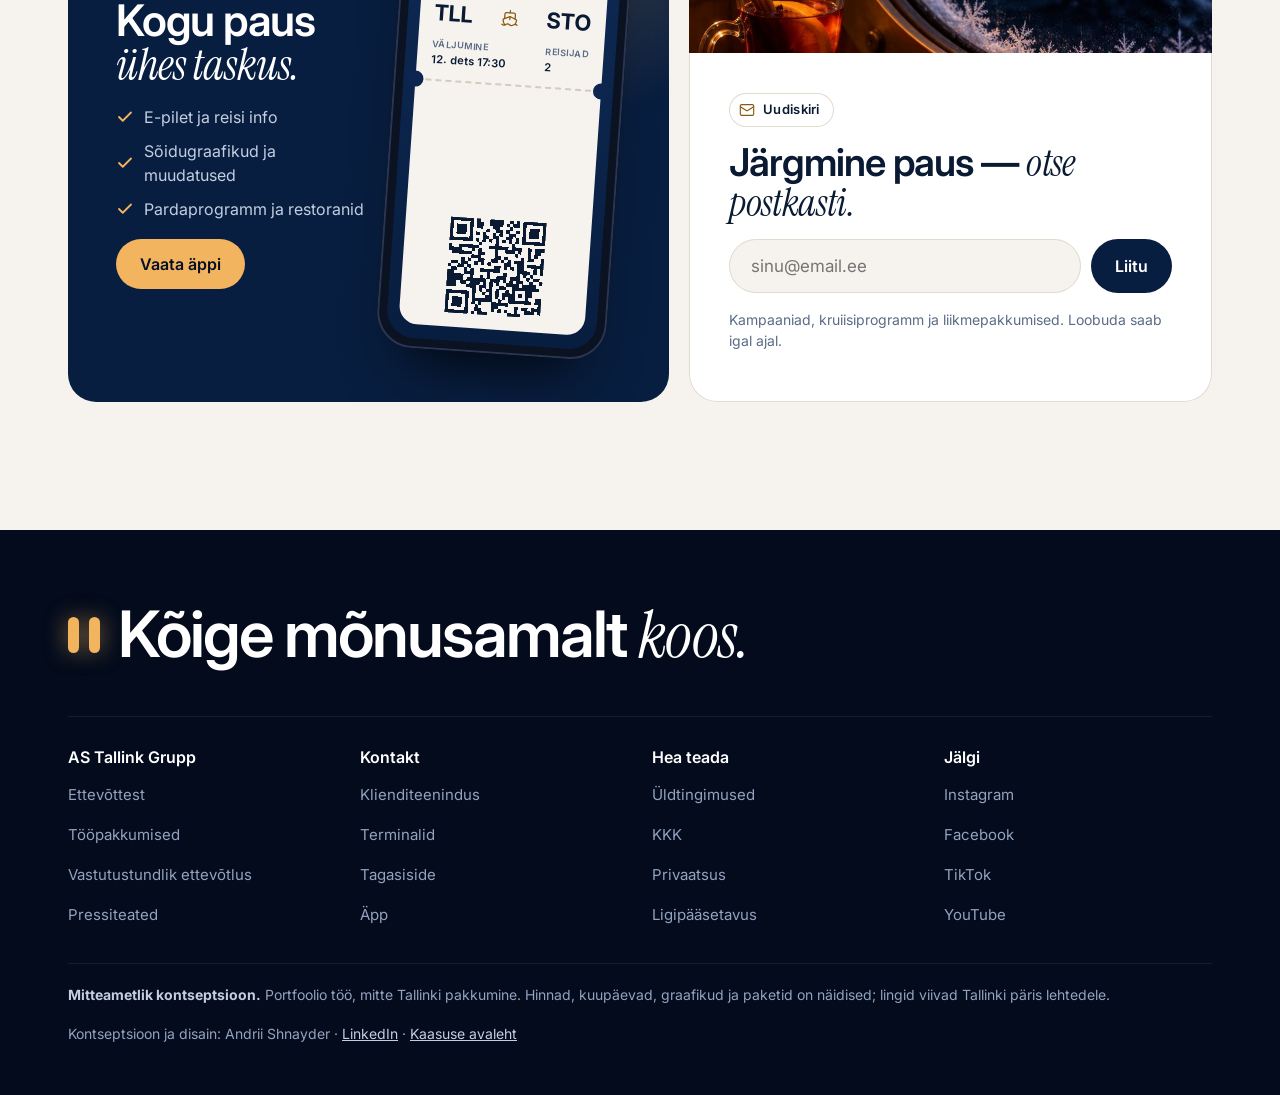
<file: 07-maandumisleht/index.html>
<!doctype html>
<html lang="et">
<head>
<meta charset="utf-8">
<meta name="viewport" content="width=device-width,initial-scale=1,viewport-fit=cover">
<title>Pane detsember pausile — Tallink (mitteametlik kontseptsioon)</title>
<meta name="description" content="Jõulukampaania kontseptsioon: vali oma paus — päevareis Helsingisse, kruiis Stockholmi või pikk paus hotelliga. Mitteametlik portfoolio töö.">
<meta name="robots" content="noindex">
<meta property="og:title" content="Pane detsember pausile — mitteametlik kontseptsioon">
<meta property="og:description" content="Vali oma paus: päevareis, kruiis või pikk paus. Portfoolio töö, mitte Tallinki pakkumine.">
<meta property="og:image" content="assets/og-1200x630.jpg">
<meta name="theme-color" content="#081E40">
<script>/* theme before first paint: ?theme=day|night, then saved choice; default = night */
(function(){var t=null;try{t=new URLSearchParams(location.search).get('theme')||localStorage.getItem('paus-theme')}catch(e){}
if(t==='day'){document.documentElement.dataset.theme='day';document.querySelector('meta[name=theme-color]').content='#F6F3EE'}})();</script>
<link rel="preload" as="font" type="font/woff2" href="assets/fonts/inter-latin-opsz-normal.woff2" crossorigin>
<link rel="preload" as="image" media="(min-width:701px)" imagesrcset="assets/hero-wide-1600.jpg 1600w, assets/hero-wide-2400.jpg 2400w, assets/hero-wide-2880.jpg 2880w" imagesizes="100vw">
<link rel="preload" as="image" media="(max-width:700px)" imagesrcset="assets/hero-900.jpg 900w, assets/hero-1600.jpg 1600w" imagesizes="100vw">
<link rel="stylesheet" href="assets/app.css">
</head>
<body>
<svg xmlns="http://www.w3.org/2000/svg" style="display:none">
<symbol id="i-ship" viewBox="0 0 24 24"><path d="M2 21c.6.5 1.2 1 2.5 1 2.5 0 2.5-2 5-2 1.3 0 1.9.5 2.5 1 .6.5 1.2 1 2.5 1 2.5 0 2.5-2 5-2 1.3 0 1.9.5 2.5 1" /> <path d="M19.38 20A11.6 11.6 0 0 0 21 14l-9-4-9 4c0 2.9.94 5.34 2.81 7.76" /> <path d="M19 13V7a2 2 0 0 0-2-2H7a2 2 0 0 0-2 2v6" /> <path d="M12 10v4" /> <path d="M12 2v3" /></symbol>
<symbol id="i-sun" viewBox="0 0 24 24"><circle cx="12" cy="12" r="4" /> <path d="M12 2v2" /> <path d="M12 20v2" /> <path d="m4.93 4.93 1.41 1.41" /> <path d="m17.66 17.66 1.41 1.41" /> <path d="M2 12h2" /> <path d="M20 12h2" /> <path d="m6.34 17.66-1.41 1.41" /> <path d="m19.07 4.93-1.41 1.41" /></symbol>
<symbol id="i-moon" viewBox="0 0 24 24"><path d="M12 3a6 6 0 0 0 9 9 9 9 0 1 1-9-9Z" /></symbol>
<symbol id="i-hotel" viewBox="0 0 24 24"><path d="M10 22v-6.57" /> <path d="M12 11h.01" /> <path d="M12 7h.01" /> <path d="M14 15.43V22" /> <path d="M15 16a5 5 0 0 0-6 0" /> <path d="M16 11h.01" /> <path d="M16 7h.01" /> <path d="M8 11h.01" /> <path d="M8 7h.01" /> <rect x="4" y="2" width="16" height="20" rx="2" /></symbol>
<symbol id="i-bed-double" viewBox="0 0 24 24"><path d="M2 20v-8a2 2 0 0 1 2-2h16a2 2 0 0 1 2 2v8" /> <path d="M4 10V6a2 2 0 0 1 2-2h12a2 2 0 0 1 2 2v4" /> <path d="M12 4v6" /> <path d="M2 18h20" /></symbol>
<symbol id="i-calendar-days" viewBox="0 0 24 24"><path d="M8 2v4" /> <path d="M16 2v4" /> <rect width="18" height="18" x="3" y="4" rx="2" /> <path d="M3 10h18" /> <path d="M8 14h.01" /> <path d="M12 14h.01" /> <path d="M16 14h.01" /> <path d="M8 18h.01" /> <path d="M12 18h.01" /> <path d="M16 18h.01" /></symbol>
<symbol id="i-users" viewBox="0 0 24 24"><path d="M16 21v-2a4 4 0 0 0-4-4H6a4 4 0 0 0-4 4v2" /> <circle cx="9" cy="7" r="4" /> <path d="M22 21v-2a4 4 0 0 0-3-3.87" /> <path d="M16 3.13a4 4 0 0 1 0 7.75" /></symbol>
<symbol id="i-arrow-right-left" viewBox="0 0 24 24"><path d="m16 3 4 4-4 4" /> <path d="M20 7H4" /> <path d="m8 21-4-4 4-4" /> <path d="M4 17h16" /></symbol>
<symbol id="i-map-pin" viewBox="0 0 24 24"><path d="M20 10c0 4.993-5.539 10.193-7.399 11.799a1 1 0 0 1-1.202 0C9.539 20.193 4 14.993 4 10a8 8 0 0 1 16 0" /> <circle cx="12" cy="10" r="3" /></symbol>
<symbol id="i-ticket" viewBox="0 0 24 24"><path d="M2 9a3 3 0 0 1 0 6v2a2 2 0 0 0 2 2h16a2 2 0 0 0 2-2v-2a3 3 0 0 1 0-6V7a2 2 0 0 0-2-2H4a2 2 0 0 0-2 2Z" /> <path d="M13 5v2" /> <path d="M13 17v2" /> <path d="M13 11v2" /></symbol>
<symbol id="i-user" viewBox="0 0 24 24"><path d="M19 21v-2a4 4 0 0 0-4-4H9a4 4 0 0 0-4 4v2" /> <circle cx="12" cy="7" r="4" /></symbol>
<symbol id="i-search" viewBox="0 0 24 24"><circle cx="11" cy="11" r="8" /> <path d="m21 21-4.3-4.3" /></symbol>
<symbol id="i-utensils" viewBox="0 0 24 24"><path d="M3 2v7c0 1.1.9 2 2 2h4a2 2 0 0 0 2-2V2" /> <path d="M7 2v20" /> <path d="M21 15V2a5 5 0 0 0-5 5v6c0 1.1.9 2 2 2h3Zm0 0v7" /></symbol>
<symbol id="i-music" viewBox="0 0 24 24"><path d="M9 18V5l12-2v13" /> <circle cx="6" cy="18" r="3" /> <circle cx="18" cy="16" r="3" /></symbol>
<symbol id="i-sparkles" viewBox="0 0 24 24"><path d="M9.937 15.5A2 2 0 0 0 8.5 14.063l-6.135-1.582a.5.5 0 0 1 0-.962L8.5 9.936A2 2 0 0 0 9.937 8.5l1.582-6.135a.5.5 0 0 1 .963 0L14.063 8.5A2 2 0 0 0 15.5 9.937l6.135 1.581a.5.5 0 0 1 0 .964L15.5 14.063a2 2 0 0 0-1.437 1.437l-1.582 6.135a.5.5 0 0 1-.963 0z" /> <path d="M20 3v4" /> <path d="M22 5h-4" /> <path d="M4 17v2" /> <path d="M5 18H3" /></symbol>
<symbol id="i-gift" viewBox="0 0 24 24"><rect x="3" y="8" width="18" height="4" rx="1" /> <path d="M12 8v13" /> <path d="M19 12v7a2 2 0 0 1-2 2H7a2 2 0 0 1-2-2v-7" /> <path d="M7.5 8a2.5 2.5 0 0 1 0-5A4.8 8 0 0 1 12 8a4.8 8 0 0 1 4.5-5 2.5 2.5 0 0 1 0 5" /></symbol>
<symbol id="i-coins" viewBox="0 0 24 24"><circle cx="8" cy="8" r="6" /> <path d="M18.09 10.37A6 6 0 1 1 10.34 18" /> <path d="M7 6h1v4" /> <path d="m16.71 13.88.7.71-2.82 2.82" /></symbol>
<symbol id="i-cake" viewBox="0 0 24 24"><path d="M20 21v-8a2 2 0 0 0-2-2H6a2 2 0 0 0-2 2v8" /> <path d="M4 16s.5-1 2-1 2.5 2 4 2 2.5-2 4-2 2.5 2 4 2 2-1 2-1" /> <path d="M2 21h20" /> <path d="M7 8v3" /> <path d="M12 8v3" /> <path d="M17 8v3" /> <path d="M7 4h.01" /> <path d="M12 4h.01" /> <path d="M17 4h.01" /></symbol>
<symbol id="i-luggage" viewBox="0 0 24 24"><path d="M6 20a2 2 0 0 1-2-2V8a2 2 0 0 1 2-2h12a2 2 0 0 1 2 2v10a2 2 0 0 1-2 2" /> <path d="M8 18V4a2 2 0 0 1 2-2h4a2 2 0 0 1 2 2v14" /> <path d="M10 20h4" /> <circle cx="16" cy="20" r="2" /> <circle cx="8" cy="20" r="2" /></symbol>
<symbol id="i-baby" viewBox="0 0 24 24"><path d="M9 12h.01" /> <path d="M15 12h.01" /> <path d="M10 16c.5.3 1.2.5 2 .5s1.5-.2 2-.5" /> <path d="M19 6.3a9 9 0 0 1 1.8 3.9 2 2 0 0 1 0 3.6 9 9 0 0 1-17.6 0 2 2 0 0 1 0-3.6A9 9 0 0 1 12 3c2 0 3.5 1.1 3.5 2.5s-.9 2.5-2 2.5c-.8 0-1.5-.4-1.5-1" /></symbol>
<symbol id="i-car" viewBox="0 0 24 24"><path d="M19 17h2c.6 0 1-.4 1-1v-3c0-.9-.7-1.7-1.5-1.9C18.7 10.6 16 10 16 10s-1.3-1.4-2.2-2.3c-.5-.4-1.1-.7-1.8-.7H5c-.6 0-1.1.4-1.4.9l-1.4 2.9A3.7 3.7 0 0 0 2 12v4c0 .6.4 1 1 1h2" /> <circle cx="7" cy="17" r="2" /> <path d="M9 17h6" /> <circle cx="17" cy="17" r="2" /></symbol>
<symbol id="i-id-card" viewBox="0 0 24 24"><path d="M16 10h2" /> <path d="M16 14h2" /> <path d="M6.17 15a3 3 0 0 1 5.66 0" /> <circle cx="9" cy="11" r="2" /> <rect x="2" y="5" width="20" height="14" rx="2" /></symbol>
<symbol id="i-refresh-ccw" viewBox="0 0 24 24"><path d="M21 12a9 9 0 0 0-9-9 9.75 9.75 0 0 0-6.74 2.74L3 8" /> <path d="M3 3v5h5" /> <path d="M3 12a9 9 0 0 0 9 9 9.75 9.75 0 0 0 6.74-2.74L21 16" /> <path d="M16 16h5v5" /></symbol>
<symbol id="i-circle-help" viewBox="0 0 24 24"><circle cx="12" cy="12" r="10" /> <path d="M9.09 9a3 3 0 0 1 5.83 1c0 2-3 3-3 3" /> <path d="M12 17h.01" /></symbol>
<symbol id="i-headset" viewBox="0 0 24 24"><path d="M3 11h3a2 2 0 0 1 2 2v3a2 2 0 0 1-2 2H5a2 2 0 0 1-2-2v-5Zm0 0a9 9 0 1 1 18 0m0 0v5a2 2 0 0 1-2 2h-1a2 2 0 0 1-2-2v-3a2 2 0 0 1 2-2h3Z" /> <path d="M21 16v2a4 4 0 0 1-4 4h-5" /></symbol>
<symbol id="i-briefcase" viewBox="0 0 24 24"><path d="M16 20V4a2 2 0 0 0-2-2h-4a2 2 0 0 0-2 2v16" /> <rect width="20" height="14" x="2" y="6" rx="2" /></symbol>
<symbol id="i-shopping-bag" viewBox="0 0 24 24"><path d="M6 2 3 6v14a2 2 0 0 0 2 2h14a2 2 0 0 0 2-2V6l-3-4Z" /> <path d="M3 6h18" /> <path d="M16 10a4 4 0 0 1-8 0" /></symbol>
<symbol id="i-tag" viewBox="0 0 24 24"><path d="M12.586 2.586A2 2 0 0 0 11.172 2H4a2 2 0 0 0-2 2v7.172a2 2 0 0 0 .586 1.414l8.704 8.704a2.426 2.426 0 0 0 3.42 0l6.58-6.58a2.426 2.426 0 0 0 0-3.42z" /> <circle cx="7.5" cy="7.5" r=".5" fill="currentColor" /></symbol>
<symbol id="i-clock" viewBox="0 0 24 24"><circle cx="12" cy="12" r="10" /> <polyline points="12 6 12 12 16 14" /></symbol>
<symbol id="i-star" viewBox="0 0 24 24"><path d="M11.525 2.295a.53.53 0 0 1 .95 0l2.31 4.679a2.123 2.123 0 0 0 1.595 1.16l5.166.756a.53.53 0 0 1 .294.904l-3.736 3.638a2.123 2.123 0 0 0-.611 1.878l.882 5.14a.53.53 0 0 1-.771.56l-4.618-2.428a2.122 2.122 0 0 0-1.973 0L6.396 21.01a.53.53 0 0 1-.77-.56l.881-5.139a2.122 2.122 0 0 0-.611-1.879L2.16 9.795a.53.53 0 0 1 .294-.906l5.165-.755a2.122 2.122 0 0 0 1.597-1.16z" /></symbol>
<symbol id="i-armchair" viewBox="0 0 24 24"><path d="M19 9V6a2 2 0 0 0-2-2H7a2 2 0 0 0-2 2v3" /> <path d="M3 16a2 2 0 0 0 2 2h14a2 2 0 0 0 2-2v-5a2 2 0 0 0-4 0v1.5a.5.5 0 0 1-.5.5h-9a.5.5 0 0 1-.5-.5V11a2 2 0 0 0-4 0z" /> <path d="M5 18v2" /> <path d="M19 18v2" /></symbol>
<symbol id="i-sofa" viewBox="0 0 24 24"><path d="M20 9V6a2 2 0 0 0-2-2H6a2 2 0 0 0-2 2v3" /> <path d="M2 16a2 2 0 0 0 2 2h16a2 2 0 0 0 2-2v-5a2 2 0 0 0-4 0v1.5a.5.5 0 0 1-.5.5h-11a.5.5 0 0 1-.5-.5V11a2 2 0 0 0-4 0z" /> <path d="M4 18v2" /> <path d="M20 18v2" /> <path d="M12 4v9" /></symbol>
<symbol id="i-check" viewBox="0 0 24 24"><path d="M20 6 9 17l-5-5" /></symbol>
<symbol id="i-x" viewBox="0 0 24 24"><path d="M18 6 6 18" /> <path d="m6 6 12 12" /></symbol>
<symbol id="i-arrow-right" viewBox="0 0 24 24"><path d="M5 12h14" /> <path d="m12 5 7 7-7 7" /></symbol>
<symbol id="i-smartphone" viewBox="0 0 24 24"><rect width="14" height="20" x="5" y="2" rx="2" ry="2" /> <path d="M12 18h.01" /></symbol>
<symbol id="i-mail" viewBox="0 0 24 24"><rect width="20" height="16" x="2" y="4" rx="2" /> <path d="m22 7-8.97 5.7a1.94 1.94 0 0 1-2.06 0L2 7" /></symbol>
<symbol id="i-wine" viewBox="0 0 24 24"><path d="M8 22h8" /> <path d="M7 10h10" /> <path d="M12 15v7" /> <path d="M12 15a5 5 0 0 0 5-5c0-2-.5-4-2-8H9c-1.5 4-2 6-2 8a5 5 0 0 0 5 5Z" /></symbol>
<symbol id="i-waves" viewBox="0 0 24 24"><path d="M2 6c.6.5 1.2 1 2.5 1C7 7 7 5 9.5 5c2.6 0 2.4 2 5 2 2.5 0 2.5-2 5-2 1.3 0 1.9.5 2.5 1" /> <path d="M2 12c.6.5 1.2 1 2.5 1 2.5 0 2.5-2 5-2 2.6 0 2.4 2 5 2 2.5 0 2.5-2 5-2 1.3 0 1.9.5 2.5 1" /> <path d="M2 18c.6.5 1.2 1 2.5 1 2.5 0 2.5-2 5-2 2.6 0 2.4 2 5 2 2.5 0 2.5-2 5-2 1.3 0 1.9.5 2.5 1" /></symbol>
<symbol id="i-anchor" viewBox="0 0 24 24"><path d="M12 22V8" /> <path d="M5 12H2a10 10 0 0 0 20 0h-3" /> <circle cx="12" cy="5" r="3" /></symbol>
<symbol id="i-house" viewBox="0 0 24 24"><path d="M15 21v-8a1 1 0 0 0-1-1h-4a1 1 0 0 0-1 1v8" /> <path d="M3 10a2 2 0 0 1 .709-1.528l7-5.999a2 2 0 0 1 2.582 0l7 5.999A2 2 0 0 1 21 10v9a2 2 0 0 1-2 2H5a2 2 0 0 1-2-2z" /></symbol>
<symbol id="i-circle-user" viewBox="0 0 24 24"><circle cx="12" cy="12" r="10" /> <circle cx="12" cy="10" r="3" /> <path d="M7 20.662V19a2 2 0 0 1 2-2h6a2 2 0 0 1 2 2v1.662" /></symbol>
<symbol id="i-ticket-check" viewBox="0 0 24 24"><path d="M2 9a3 3 0 0 1 0 6v2a2 2 0 0 0 2 2h16a2 2 0 0 0 2-2v-2a3 3 0 0 1 0-6V7a2 2 0 0 0-2-2H4a2 2 0 0 0-2 2Z" /> <path d="m9 12 2 2 4-4" /></symbol>
<symbol id="i-chevron-down" viewBox="0 0 24 24"><path d="m6 9 6 6 6-6" /></symbol>
<symbol id="i-plus" viewBox="0 0 24 24"><path d="M5 12h14" /> <path d="M12 5v14" /></symbol>
<symbol id="i-minus" viewBox="0 0 24 24"><path d="M5 12h14" /></symbol>
</svg>
<div class="toast" role="status" aria-live="polite" data-toast></div>
<a class="skip" href="#pausid">Liigu broneerimise juurde</a>
<div class="ribbon" role="note">Mitteametlik kontseptsioon · Unofficial concept — hinnad ja graafikud on näidised</div>

<!-- ================= HEADER ================= -->
<header class="hdr" data-hdr>
  <div class="wrap hdr__in">
    <a class="wordmark" href="#top" aria-label="Tallink, lehe algusesse">TALLINK</a>
    <nav class="hdr__nav" aria-label="Lehe osad">
      <a href="#pausid"><svg aria-hidden="true"><use href="#i-calendar-days"/></svg>Pausid</a>
      <a href="#hinnas"><svg aria-hidden="true"><use href="#i-gift"/></svg>Mis on hinnas</a>
      <a href="#club-one"><svg aria-hidden="true"><use href="#i-star"/></svg>Club One</a>
      <a href="#programm"><svg aria-hidden="true"><use href="#i-clock"/></svg>Programm</a>
      <a href="#kkk"><svg aria-hidden="true"><use href="#i-circle-help"/></svg>KKK</a>
    </nav>
    <div class="hdr__act">
      <button class="ibtn themebtn" type="button" data-theme-toggle aria-pressed="false" aria-label="Päevane vaade" title="Päevane vaade"><svg class="i-night" aria-hidden="true"><use href="#i-sun"/></svg><svg class="i-day" aria-hidden="true"><use href="#i-moon"/></svg><span class="themebtn__t" data-theme-label>Päev</span></button>
      <button class="ibtn" type="button" aria-label="Otsi" data-menu-open="search"><svg aria-hidden="true"><use href="#i-search"/></svg></button>
      <button class="ibtn menubtn" type="button" aria-expanded="false" aria-controls="menu" data-menu-open="nav">
        <span class="menubtn__bars" aria-hidden="true"><i></i><i></i></span><span class="menubtn__t">Menüü</span>
      </button>
      <a class="btn btn--sm hdr__book" href="#pausid"><span class="pause" aria-hidden="true"><i></i><i></i></span>Osta reis</a>
    </div>
  </div>
  <span class="hdr__prog" aria-hidden="true"></span>
</header>

<!-- ================= MENU ================= -->
<div class="menu" id="menu" data-menu hidden>
  <div class="menu__scrim" data-menu-close></div>
  <div class="menu__panel" role="dialog" aria-modal="true" aria-label="Menüü">
    <div class="menu__top">
      <span class="wordmark wordmark--ink">TALLINK</span>
      <div class="msearch">
        <svg aria-hidden="true"><use href="#i-search"/></svg>
        <label class="sr-only" for="q">Otsi lehelt ja Tallinki saidilt</label>
        <input id="q" type="search" placeholder="Otsi: buffet, pagas, kajut…" autocomplete="off" data-search-input aria-controls="q-res" aria-describedby="q-hint">
        <div class="msearch__drop" data-search-drop hidden>
          <p class="msearch__hint" id="q-hint" data-search-hint></p>
          <ul class="msearch__res" id="q-res" data-search-res></ul>
        </div>
      </div>
      <button class="closebtn" type="button" data-menu-close><span>Sulge</span><svg aria-hidden="true"><use href="#i-x"/></svg></button>
    </div>

    <div class="menu__quick">
      <a class="qt" href="#pausid" data-menu-link><span class="qt__ico"><svg><use href="#i-ticket"/></svg></span><span><b>Osta reis</b><small>Vali paus ja kuupäev</small></span></a>
      <a class="qt" href="https://www.tallink.com/ee-et/hea-teada/reisi-ostmine-muutmine-tuhistamine"><span class="qt__ico"><svg><use href="#i-ticket-check"/></svg></span><span><b>Halda reisi</b><small>Vaata või muuda broneeringut</small></span></a>
      <a class="qt" href="https://clubone.tallink.com/et"><span class="qt__ico"><svg><use href="#i-circle-user"/></svg></span><span><b>Logi sisse</b><small>Club One konto ja punktid</small></span></a>
    </div>

    <div class="menu__body">
      <nav class="mgroup" aria-labelledby="mg1">
        <p class="mgroup__h" id="mg1">Reisid</p>
        <a href="https://www.tallink.com/ee-et"><svg><use href="#i-ship"/></svg>Laevareisid</a>
        <a href="#pausid" data-goto-pause="paev" data-menu-link><svg><use href="#i-sun"/></svg>Helsingi päevareis</a>
        <a href="#pausid" data-goto-pause="kruiis" data-menu-link><svg><use href="#i-moon"/></svg>Stockholmi kruiis</a>
        <a href="https://www.tallink.com/ee-et/soidugraafikud"><svg><use href="#i-calendar-days"/></svg>Sõidugraafikud</a>
        <a href="https://www.tallink.com/ee-et/pakkumised-soodustused"><svg><use href="#i-tag"/></svg>Pakkumised</a>
      </nav>
      <nav class="mgroup" aria-labelledby="mg2">
        <p class="mgroup__h" id="mg2">Pardal</p>
        <a href="https://www.tallink.com/ee-et/pardal/buffet-restoranid-baarid"><svg><use href="#i-utensils"/></svg>Restoranid ja buffet</a>
        <a href="https://www.tallink.com/ee-et/pardal/kruiisiprogramm"><svg><use href="#i-music"/></svg>Kruiisiprogramm</a>
        <a href="https://www.tallink.com/ee-et/laevareisid/kruiis/lastega-reisimine"><svg><use href="#i-baby"/></svg>Lastega reisimine</a>
        <a href="https://www.tallink.com/ee-et/pardal/ostud-pardal"><svg><use href="#i-shopping-bag"/></svg>Ostud pardal</a>
      </nav>
      <nav class="mgroup" aria-labelledby="mg3">
        <p class="mgroup__h" id="mg3">Abi</p>
        <a href="https://www.tallink.com/ee-et/hea-teada/reisi-ostmine-muutmine-tuhistamine"><svg><use href="#i-circle-help"/></svg>KKK ja reisi muutmine</a>
        <a href="https://www.tallink.com/ee-et/hea-teada/terminalid-sadamad"><svg><use href="#i-map-pin"/></svg>Terminalid ja sadamad</a>
        <a href="https://www.tallink.com/ee-et/hea-teada/kontaktid"><svg><use href="#i-headset"/></svg>Klienditeenindus</a>
        <a href="https://www.tallink.com/ee-et/ari-ruhmareisid"><svg><use href="#i-briefcase"/></svg>Äri- ja rühmareisid</a>
      </nav>
      <a class="mfeature" href="#pausid" data-menu-link>
        <img src="assets/img/menu-feature.jpg" alt="" loading="lazy">
        <span class="mfeature__txt"><small>Jõulud 2026</small><b>Pane detsember pausile</b><span class="mfeature__cta">Vali oma paus <svg><use href="#i-arrow-right"/></svg></span></span>
      </a>
    </div>

    <div class="menu__foot">
      <nav aria-label="Tallink Grupi teenused"><a href="https://hotels.tallink.com/et">Tallink Hotels</a><a href="https://shopping.tallink.com/et">E-shop</a><a href="https://freight.tallink.com/et">Kaubavedu</a><a href="https://company.tallink.com/et">Tallink Grupp</a></nav>
      <p class="menu__lang"><a href="#top" aria-current="true">ET</a><a href="https://www.tallink.com/" lang="en">EN</a></p>
    </div>
  </div>
</div>

<main id="top">
  <!-- ================= HERO ================= -->
  <section class="hero" aria-labelledby="hero-title">
    <picture class="hero__img">
      <source media="(min-width:701px)" srcset="assets/hero-wide-1600.jpg 1600w, assets/hero-wide-2400.jpg 2400w, assets/hero-wide-2880.jpg 2880w" sizes="100vw">
      <img src="assets/hero-1600.jpg" srcset="assets/hero-900.jpg 900w, assets/hero-1600.jpg 1600w" sizes="100vw"
        alt="Reisilaev öisel merel, akende soe valgus peegeldub vees kahe vertikaalse valgusribana" fetchpriority="high">
    </picture>
    <div class="hero__shade"></div>
    <div class="wrap hero__in">
      <div class="hero__copy">
        <p class="eyebrow reveal">Jõulukruiisid ja päevareisid Tallinnast · detsember</p>
        <h1 id="hero-title" class="hero__title"><span class="line"><span>Pane detsember</span></span><span class="line"><span>pausile.</span></span></h1>
        <p class="hero__sub reveal">Päev, öö või terve nädalavahetus merel — jõulubuffet on hinnas.</p>
      </div>
      <div class="hero__book">
      <form class="ticket" data-book-form novalidate>
        <div class="ticket__main">
          <div class="tf">
            <span class="tf__ico" aria-hidden="true"><svg><use href="#i-map-pin"/></svg></span>
            <label for="bk-from">Kust</label>
            <select id="bk-from" data-bk-from><option>Tallinn</option><option>Helsingi</option><option>Stockholm</option></select>
          </div>
          <button class="tf__swap" type="button" aria-label="Vaheta suunda" data-bk-swap><svg aria-hidden="true"><use href="#i-arrow-right-left"/></svg></button>
          <div class="tf">
            <span class="tf__ico" aria-hidden="true"><svg><use href="#i-ship"/></svg></span>
            <label for="bk-to">Kuhu</label>
            <select id="bk-to" data-bk-to><option>Helsingi</option><option selected>Stockholm</option><option>Tallinn</option></select>
          </div>
          <div class="tf">
            <span class="tf__ico" aria-hidden="true"><svg><use href="#i-calendar-days"/></svg></span>
            <label for="bk-date">Väljumine</label>
            <input id="bk-date" type="date" min="2026-12-01" max="2026-12-31" data-bk-date>
          </div>
          <div class="tf">
            <span class="tf__ico" aria-hidden="true"><svg><use href="#i-users"/></svg></span>
            <span class="tf__lbl" id="tk-pax-l">Reisijad</span>
            <div class="stepper" role="group" aria-labelledby="tk-pax-l">
              <button type="button" aria-label="Vähem reisijaid" data-pax="-1"><svg><use href="#i-minus"/></svg></button>
              <output data-pax-out aria-live="polite">2</output>
              <button type="button" aria-label="Rohkem reisijaid" data-pax="1"><svg><use href="#i-plus"/></svg></button>
            </div>
          </div>
          <p class="ticket__msg" data-bk-msg aria-live="polite"></p>
        </div>
        <div class="ticket__stub">
          <p class="ticket__pp"><small>alates</small><b data-tk-pp>79 €</b><small>inimese kohta</small></p>
          <button class="btn btn--navy ticket__go" type="submit">Osta reis <svg aria-hidden="true"><use href="#i-arrow-right"/></svg></button>
        </div>
      </form>
        <p class="hero__help"><span>Kõik pausid algavad Tallinnast · näidishinnad</span><a href="#pausid">Pole kindel? Vali pausi pikkus <svg aria-hidden="true"><use href="#i-arrow-right"/></svg></a></p>
      </div>
    </div>
  </section>

  <!-- ================= OFFERS ================= -->
  <section class="offers" aria-label="Pakkumised">
    <div class="wrap offers__in">
      <article class="offer offer--code reveal">
        <img class="offer__img" src="assets/img/pk-kruiis.jpg" alt="" aria-hidden="true" loading="lazy">
        <div class="offer__body">
          <p class="offer__k"><svg aria-hidden="true"><use href="#i-tag"/></svg>Jõulukampaania · näidis</p>
          <h2 class="offer__t">Sooduskoodiga kõik pausid <b>−20%</b></h2>
          <p class="offer__d">Broneeri kuni 30. novembrini, reisi 1.–23. detsembril.</p>
        </div>
        <div class="offer__act">
          <button class="code" type="button" data-code-copy aria-label="Kopeeri sooduskood PAUS20"><span data-code>PAUS20</span><small data-code-state>Kopeeri</small></button>
          <button class="btn btn--amber" type="button" data-promo-apply>Kasuta koodi</button>
        </div>
      </article>
      <a class="offer offer--club reveal" href="#club-one">
        <span class="offer__ico" aria-hidden="true"><svg><use href="#i-star"/></svg></span>
        <span class="offer__body"><span class="offer__k">Club One</span><span class="offer__t">Liikmele veel −10%</span><span class="offer__d">Liikmehind liitub sooduskoodiga.</span></span>
        <span class="offer__go" aria-hidden="true"><svg><use href="#i-arrow-right"/></svg></span>
      </a>
    </div>
  </section>

  <!-- ================= BOOKING FLOW ================= -->
  <section id="pausid" class="sec sec--paper booking" aria-labelledby="bk-title">
    <div class="wrap">
      <header class="shead reveal">
        <p class="chip"><svg aria-hidden="true"><use href="#i-calendar-days"/></svg>Broneerimine · 3 sammu</p>
        <h2 id="bk-title">Kolm sammu <em>jõuludeni merel.</em></h2>
        <p class="lead">Vali pikkus, kuupäev ja koht. Sinu pausi kokkuvõte uueneb kohe — hind on alati näha.</p>
      </header>
      <ol class="steps reveal" data-steps aria-label="Broneerimise sammud">
        <li><a href="#s1" data-step="1"><span class="steps__n"><svg aria-hidden="true"><use href="#i-check"/></svg><i>1</i></span>Pikkus</a></li>
        <li><a href="#s2" data-step="2"><span class="steps__n"><svg aria-hidden="true"><use href="#i-check"/></svg><i>2</i></span>Kuupäev</a></li>
        <li><a href="#s3" data-step="3"><span class="steps__n"><svg aria-hidden="true"><use href="#i-check"/></svg><i>3</i></span>Koht</a></li>
      </ol>

      <div class="bstep" id="s1">
        <h3 class="bstep__h"><span class="bstep__n">1</span>Kui pikk paus sulle sobib?</h3>
        <div class="picker" role="radiogroup" aria-label="Pausi pikkus" data-picker></div>
      </div>

      <div class="booking__grid">
        <div class="booking__flow">
          <div class="bstep" id="s2">
            <div class="bstep__row">
              <h3 class="bstep__h"><span class="bstep__n">2</span>Millal sõidad?</h3>
              <p class="legend"><span class="dot dot--low"></span>Soodsam <span class="dot dot--high"></span>Populaarne</p>
            </div>
            <div class="cal" data-cal>
              <div class="cal__head"><p class="cal__m">Detsember 2026</p><p class="cal__hint" data-cal-hint>Hinnad inimese kohta · näidis</p></div>
              <div class="cal__dow" aria-hidden="true"><span>E</span><span>T</span><span>K</span><span>N</span><span>R</span><span>L</span><span>P</span></div>
              <div class="cal__grid" role="grid" aria-label="Detsembri kuupäevad ja näidishinnad" data-cal-grid></div>
            </div>
          </div>

          <div class="bstep" id="s3">
            <h3 class="bstep__h"><span class="bstep__n">3</span><span data-opt-title>Kus sa puhkad?</span></h3>
            <p class="bstep__lead" data-opt-lead></p>
            <div class="opts" role="radiogroup" aria-labelledby="s3" data-opts></div>
            <aside class="family reveal" aria-label="Lastega reisimine">
              <span class="family__ico" aria-hidden="true"><svg><use href="#i-baby"/></svg></span>
              <div><p class="family__t">Lastega? FriendSHIP on laste elamuspakett pardal.</p><p class="family__d">Perepaus on rahulikum, kui lastel on oma programm.</p></div>
              <a class="tlink tlink--ink" href="https://www.tallink.com/ee-et/laevareisid/kruiis/lastega-reisimine">Vaata lähemalt <svg aria-hidden="true"><use href="#i-arrow-right"/></svg></a>
            </aside>
          </div>
        </div>

        <aside class="summary" aria-label="Sinu paus" data-summary>
          <div class="summary__card">
            <div class="summary__img"><img data-sum-img src="assets/img/pk-kruiis.jpg" alt=""><span class="summary__badge" data-sum-len>2 ööd</span></div>
            <div class="summary__body">
              <p class="eyebrow">Sinu paus</p>
              <h3 class="summary__name" data-sum-name>Kruiisipaus</h3>
              <dl class="summary__dl">
                <div><dt><svg aria-hidden="true"><use href="#i-ship"/></svg>Marsruut</dt><dd data-sum-route></dd></div>
                <div><dt><svg aria-hidden="true"><use href="#i-calendar-days"/></svg>Kuupäev</dt><dd data-sum-date></dd></div>
                <div><dt><svg aria-hidden="true"><use href="#i-bed-double"/></svg>Koht</dt><dd data-sum-opt></dd></div>
                <div data-sum-promo hidden><dt><svg aria-hidden="true"><use href="#i-tag"/></svg>Sooduskood</dt><dd class="sumcode"><span>PAUS20 · −20%</span><button type="button" class="sumcode__x" aria-label="Eemalda sooduskood" data-promo-remove><svg><use href="#i-x"/></svg></button></dd></div>
                <div><dt><svg aria-hidden="true"><use href="#i-users"/></svg>Reisijad</dt><dd>
                  <span class="stepper stepper--dark" role="group" aria-label="Reisijate arv">
                    <button type="button" aria-label="Vähem reisijaid" data-pax="-1"><svg><use href="#i-minus"/></svg></button>
                    <output data-pax-out>2</output>
                    <button type="button" aria-label="Rohkem reisijaid" data-pax="1"><svg><use href="#i-plus"/></svg></button>
                  </span></dd></div>
              </dl>
              <div class="summary__price">
                <p class="summary__pp"><small>alates</small><b data-sum-pp>79 €</b><small>/ in</small></p>
                <p class="summary__total" data-sum-total>Kokku 158 €</p>
              </div>
              <p class="summary__club" data-sum-club hidden><svg aria-hidden="true"><use href="#i-star"/></svg>Club One liikmehind arvestatud</p>
              <button class="btn btn--amber summary__cta" type="button" data-sum-cta>Vali kuupäev</button>
              <p class="summary__note">Näidishinnad. Lõplik hind ja vabad kohad selguvad broneerimisel.</p>
            </div>
          </div>
        </aside>
      </div>
    </div>
  </section>

  <!-- ================= WHY: drag compare ================= -->
  <section class="sec sec--night why" aria-labelledby="why-title">
    <div class="wrap why__in">
      <div class="why__txt reveal">
        <p class="chip chip--dark"><svg aria-hidden="true"><use href="#i-waves"/></svg>Miks paus?</p>
        <h2 id="why-title">Sama detsember. <em>Kaks erinevat õhtut.</em></h2>
        <p class="lead">Lohista pausimärki ja vaata, mis juhtub, kui detsember jääb sadamasse.</p>
        <ul class="why__list">
          <li><span class="why__ico"><svg aria-hidden="true"><use href="#i-clock"/></svg></span><div><b>Kaks tundi Helsingisse</b><span>või üks öö Stockholmini.</span></div></li>
          <li><span class="why__ico"><svg aria-hidden="true"><use href="#i-utensils"/></svg></span><div><b>Jõululaud on kaetud</b><span>Keegi ei pea täna süüa tegema.</span></div></li>
          <li><span class="why__ico"><svg aria-hidden="true"><use href="#i-sparkles"/></svg></span><div><b>Hommikul uus linn</b><span>Jõuluturg, kohv ja aega küllalt.</span></div></li>
        </ul>
      </div>
      <div class="cmp reveal" data-cmp style="--x:52%">
        <img class="cmp__a" src="assets/img/cmp-city.jpg" alt="Kiire detsember linnas: ummikud, vihm ja poekottidega inimesed" loading="lazy">
        <div class="cmp__b"><img src="assets/img/cmp-sea.jpg" alt="Vaikne öine meri, laeva tuled peegelduvad vees" loading="lazy"></div>
        <span class="cmp__lbl cmp__lbl--a">Detsember linnas</span>
        <span class="cmp__lbl cmp__lbl--b">Detsember merel</span>
        <div class="cmp__line" aria-hidden="true"></div>
        <div class="cmp__handle" role="slider" tabindex="0" aria-label="Võrdle linna ja merd" aria-valuemin="0" aria-valuemax="100" aria-valuenow="52" aria-valuetext="52% merd" data-cmp-handle>
          <span class="pause" aria-hidden="true"><i></i><i></i></span>
        </div>
        <p class="cmp__tip" aria-hidden="true">Lohista</p>
      </div>
    </div>
  </section>

  <!-- ================= INCLUDED: bento ================= -->
  <section id="hinnas" class="sec sec--sand incl" aria-labelledby="incl-title">
    <div class="wrap">
      <header class="shead reveal">
        <p class="chip"><svg aria-hidden="true"><use href="#i-gift"/></svg>Mis on hinnas</p>
        <h2 id="incl-title">Sina naudi. <em>Detsember ootab sadamas.</em></h2>
      </header>
      <div class="bento">
        <figure class="tile tile--a reveal">
          <img src="assets/buffet-1200.jpg" srcset="assets/buffet-800.jpg 800w, assets/buffet-1200.jpg 1200w" sizes="(min-width:900px) 66vw, 100vw" alt="Põhjamaine jõulubuffet: graavilõhe, heeringas, rukkileib ja piparkoogid" loading="lazy">
          <figcaption><span class="badge badge--in"><svg><use href="#i-check"/></svg>Hinnas</span><b><svg aria-hidden="true"><use href="#i-utensils"/></svg>Jõulubuffet</b><span>Põhjamaised jõuluroad, eesti ja rootsi klassika.</span></figcaption>
        </figure>
        <figure class="tile tile--b reveal">
          <img src="assets/img/bento-deck.jpg" alt="Laeva välistekk öösel, valge reeling ja soojad tuled" loading="lazy">
          <figcaption><span class="badge badge--in"><svg><use href="#i-check"/></svg>Hinnas</span><b><svg aria-hidden="true"><use href="#i-music"/></svg>Õhtune programm</b><span>Elav muusika ja jõuluõhtu pardal.</span></figcaption>
        </figure>
        <figure class="tile tile--c reveal">
          <img src="assets/img/tl-window.jpg" alt="Illuminaator, väljas meri ja kalda tuled, aknalaual hõõgvein" loading="lazy">
          <figcaption><span class="badge badge--in"><svg><use href="#i-check"/></svg>Kruiisil</span><b><svg aria-hidden="true"><use href="#i-sun"/></svg>Hommik uues linnas</b><span>Päev Stockholmis või Helsingis.</span></figcaption>
        </figure>
        <figure class="tile tile--d reveal">
          <img src="assets/img/bento-cabin.jpg" alt="Hubane kajut suure aknaga" loading="lazy">
          <figcaption><span class="badge badge--opt">Valikuline</span><b><svg aria-hidden="true"><use href="#i-bed-double"/></svg>Vaikne kajut</b><span>Sisekajut, merevaade või premium.</span></figcaption>
        </figure>
        <div class="tile tile--e reveal">
          <p class="tile__h">Lisatasu eest</p>
          <ul>
            <li><svg aria-hidden="true"><use href="#i-sparkles"/></svg>SPA ja saun</li>
            <li><svg aria-hidden="true"><use href="#i-wine"/></svg>À la carte restoranid</li>
            <li><svg aria-hidden="true"><use href="#i-shopping-bag"/></svg>Ostud pardal</li>
          </ul>
          <a class="tlink tlink--ink" href="https://www.tallink.com/ee-et/pardal/buffet-restoranid-baarid">Restoranid ja menüüd <svg aria-hidden="true"><use href="#i-arrow-right"/></svg></a>
        </div>
      </div>
    </div>
  </section>

  <!-- ================= CLUB ONE ================= -->
  <section id="club-one" class="sec sec--night club" aria-labelledby="club-title">
    <div class="wrap club__in">
      <div class="club__media reveal">
        <img src="assets/img/club.jpg" alt="Jõulubuffet laeval küünlavalgel" loading="lazy">
        <div class="mcard" aria-hidden="true">
          <span class="mcard__top"><b>CLUB ONE</b><span class="pause"><i></i><i></i></span></span>
          <span class="mcard__mid">Liikmekaart</span>
          <span class="mcard__bot"><span>Andrii S.</span><span>näidis</span></span>
        </div>
      </div>
      <div class="club__txt reveal">
        <p class="chip chip--dark"><svg aria-hidden="true"><use href="#i-star"/></svg>Club One · püsikliendiprogramm</p>
        <h2 id="club-title">Liikmena on paus <em>soodsam.</em></h2>
        <div class="save" data-save>
          <div class="save__col"><small>Tavahind</small><s data-save-reg>79 €</s></div>
          <svg class="save__arrow" aria-hidden="true"><use href="#i-arrow-right"/></svg>
          <div class="save__col save__col--club"><small>Liikmehind</small><b data-save-club>71 €</b></div>
          <p class="save__note" data-save-note>Kruiisipaus, inimese kohta · näidis −10%</p>
        </div>
        <label class="toggle"><input type="checkbox" data-club-toggle><span class="toggle__ui" aria-hidden="true"></span><span>Arvesta minu pausi hinda liikmehinnaga</span></label>
        <ul class="perks">
          <li><span class="perks__ico"><svg aria-hidden="true"><use href="#i-coins"/></svg></span><b>Boonuspunktid</b><span>igalt ostult pardal ja poodides</span></li>
          <li><span class="perks__ico"><svg aria-hidden="true"><use href="#i-tag"/></svg></span><b>Liikmehinnad</b><span>reisidele ja pakkumistele</span></li>
          <li><span class="perks__ico"><svg aria-hidden="true"><use href="#i-cake"/></svg></span><b>Sünnipäev</b><span>sünnipäevakuu soodustused</span></li>
        </ul>
        <div class="club__act"><a class="btn btn--amber" href="https://clubone.tallink.com/et/liitumine">Liitu Club One'iga</a><a class="tlink" href="https://clubone.tallink.com/et/sunnipaevapakkumised">Sünnipäevasoodustused <svg aria-hidden="true"><use href="#i-arrow-right"/></svg></a></div>
      </div>
    </div>
  </section>

  <!-- ================= PROGRAM ================= -->
  <section id="programm" class="sec sec--paper prog" aria-labelledby="prog-title">
    <div class="wrap">
      <header class="shead reveal">
        <p class="chip"><svg aria-hidden="true"><use href="#i-clock"/></svg>Programm</p>
        <h2 id="prog-title" data-prog-title>Kruiisipaus tund-tunnilt</h2>
        <p class="lead">Näidisgraafik. Täpsed ajad sõltuvad laevast ja kuupäevast.</p>
      </header>
      <div class="prog__in">
        <ol class="tl" data-timeline></ol>
        <div class="prog__media" aria-hidden="true">
          <img data-tl-a src="assets/img/tl-ship.jpg" alt="">
          <img data-tl-b src="assets/img/tl-ship.jpg" alt="">
          <p class="prog__cap" data-tl-cap></p>
        </div>
      </div>
      <a class="tlink tlink--ink reveal" href="https://www.tallink.com/ee-et/pardal/kruiisiprogramm">Kruiisiprogramm: artistid ja kuupäevad <svg aria-hidden="true"><use href="#i-arrow-right"/></svg></a>
    </div>
  </section>

  <!-- ================= FAQ ================= -->
  <section id="kkk" class="sec sec--navy faq" aria-labelledby="faq-title">
    <div class="wrap faq__in">
      <div class="faq__side reveal">
        <p class="chip chip--dark"><svg aria-hidden="true"><use href="#i-circle-help"/></svg>KKK</p>
        <h2 id="faq-title">Enne kui <em>laevale astud.</em></h2>
        <div class="help">
          <span class="help__ico" aria-hidden="true"><svg><use href="#i-headset"/></svg></span>
          <div><b>Ei leidnud vastust?</b><span>Klienditeenindus aitab broneeringu ja muudatustega.</span>
            <a class="tlink" href="https://www.tallink.com/ee-et/hea-teada/kontaktid">Klienditeenindus <svg aria-hidden="true"><use href="#i-arrow-right"/></svg></a></div>
        </div>
      </div>
      <div class="faq__list">
        <details class="reveal"><summary><span class="faq__ico"><svg aria-hidden="true"><use href="#i-luggage"/></svg></span>Kui palju pagasit tohib kaasa võtta?</summary><p>Jalgsi reisijana võid kaasa võtta käsipagasi ja kohvri. Täpsed piirangud leiad Tallinki pagasitingimustest enne broneerimist.</p></details>
        <details class="reveal"><summary><span class="faq__ico"><svg aria-hidden="true"><use href="#i-baby"/></svg></span>Kas lapsed saavad kaasa tulla?</summary><p>Jah, pausid sobivad ka peredele. Laste hinnad ja alaealiste üksi reisimise tingimused leiad Tallinki reisitingimustest.</p></details>
        <details class="reveal"><summary><span class="faq__ico"><svg aria-hidden="true"><use href="#i-car"/></svg></span>Kus saab Tallinnas autot parkida?</summary><p>Sadama läheduses on tasulised parklad. Kui reisid autoga laeva peal, vali broneeringus sõiduki pilet.</p></details>
        <details class="reveal"><summary><span class="faq__ico"><svg aria-hidden="true"><use href="#i-id-card"/></svg></span>Milliseid dokumente on vaja?</summary><p>Kehtiv pass või ID-kaart. Schengeni-sisestel reisidel Eesti, Soome ja Rootsi vahel piisab ID-kaardist.</p></details>
        <details class="reveal"><summary><span class="faq__ico"><svg aria-hidden="true"><use href="#i-refresh-ccw"/></svg></span>Kas pausi saab hiljem muuta?</summary><p>Kuupäeva ja kajutit saab muuta vastavalt valitud piletitüübi tingimustele. Paindlik pilet annab kõige rohkem vabadust.</p></details>
      </div>
    </div>
  </section>

  <!-- ================= FINAL CTA ================= -->
  <section class="final" aria-labelledby="final-title">
    <img class="final__img" src="assets/deck-1200.jpg" srcset="assets/deck-800.jpg 800w, assets/deck-1200.jpg 1200w, assets/deck-1800.jpg 1800w" sizes="100vw" loading="lazy" alt="Laeva välistekk öösel, valge reeling, soojad tuled ja vaikne meri">
    <div class="final__shade"></div>
    <div class="wrap final__in reveal">
      <span class="pause pause--glow" aria-hidden="true"><i></i><i></i></span>
      <h2 id="final-title">Jõulud algavad <em>pardal.</em></h2>
      <p class="lead">Vali oma paus enne, kui detsember otsustab sinu eest.</p>
      <a class="btn btn--lg" href="#pausid"><span class="pause" aria-hidden="true"><i></i><i></i></span>Osta reis</a>
    </div>
  </section>

  <!-- ================= APP + NEWSLETTER ================= -->
  <section id="uudiskiri" class="sec sec--paper stay" aria-labelledby="app-title">
    <div class="wrap stay__in">
      <div class="appx reveal">
        <div class="appx__txt">
          <p class="chip chip--dark"><svg aria-hidden="true"><use href="#i-smartphone"/></svg>Tallink Silja Line'i äpp</p>
          <h2 id="app-title">Kogu paus <em>ühes taskus.</em></h2>
          <ul class="ticks">
            <li><svg aria-hidden="true"><use href="#i-check"/></svg>E-pilet ja reisi info</li>
            <li><svg aria-hidden="true"><use href="#i-check"/></svg>Sõidugraafikud ja muudatused</li>
            <li><svg aria-hidden="true"><use href="#i-check"/></svg>Pardaprogramm ja restoranid</li>
          </ul>
          <a class="btn btn--amber" href="https://www.tallink.com/ee-et/app">Vaata äppi</a>
        </div>
        <div class="phone" aria-hidden="true">
          <div class="phone__scr">
            <p class="phone__top"><span>TALLINK</span><span>12:04</span></p>
            <div class="eticket">
              <p class="eticket__k">E-pilet · näidis</p>
              <p class="eticket__n">Kruiisipaus</p>
              <p class="eticket__r"><b>TLL</b><svg><use href="#i-ship"/></svg><b>STO</b></p>
              <div class="eticket__meta"><span><small>Väljumine</small>12. dets 17:30</span><span><small>Reisijad</small>2</span></div>
              <div class="eticket__perf"></div>
              <div class="eticket__qr"><svg viewBox="0 0 29 29" fill="#0A1A33" shape-rendering="crispEdges" role="img" aria-label="QR-kood, näidis"><rect x="0" y="0" width="1.02" height="1.02"/><rect x="1" y="0" width="1.02" height="1.02"/><rect x="2" y="0" width="1.02" height="1.02"/><rect x="3" y="0" width="1.02" height="1.02"/><rect x="4" y="0" width="1.02" height="1.02"/><rect x="5" y="0" width="1.02" height="1.02"/><rect x="6" y="0" width="1.02" height="1.02"/><rect x="8" y="0" width="1.02" height="1.02"/><rect x="12" y="0" width="1.02" height="1.02"/><rect x="13" y="0" width="1.02" height="1.02"/><rect x="14" y="0" width="1.02" height="1.02"/><rect x="15" y="0" width="1.02" height="1.02"/><rect x="18" y="0" width="1.02" height="1.02"/><rect x="20" y="0" width="1.02" height="1.02"/><rect x="22" y="0" width="1.02" height="1.02"/><rect x="23" y="0" width="1.02" height="1.02"/><rect x="24" y="0" width="1.02" height="1.02"/><rect x="25" y="0" width="1.02" height="1.02"/><rect x="26" y="0" width="1.02" height="1.02"/><rect x="27" y="0" width="1.02" height="1.02"/><rect x="28" y="0" width="1.02" height="1.02"/><rect x="0" y="1" width="1.02" height="1.02"/><rect x="6" y="1" width="1.02" height="1.02"/><rect x="8" y="1" width="1.02" height="1.02"/><rect x="9" y="1" width="1.02" height="1.02"/><rect x="12" y="1" width="1.02" height="1.02"/><rect x="13" y="1" width="1.02" height="1.02"/><rect x="14" y="1" width="1.02" height="1.02"/><rect x="15" y="1" width="1.02" height="1.02"/><rect x="17" y="1" width="1.02" height="1.02"/><rect x="19" y="1" width="1.02" height="1.02"/><rect x="20" y="1" width="1.02" height="1.02"/><rect x="22" y="1" width="1.02" height="1.02"/><rect x="28" y="1" width="1.02" height="1.02"/><rect x="0" y="2" width="1.02" height="1.02"/><rect x="2" y="2" width="1.02" height="1.02"/><rect x="3" y="2" width="1.02" height="1.02"/><rect x="4" y="2" width="1.02" height="1.02"/><rect x="6" y="2" width="1.02" height="1.02"/><rect x="8" y="2" width="1.02" height="1.02"/><rect x="9" y="2" width="1.02" height="1.02"/><rect x="13" y="2" width="1.02" height="1.02"/><rect x="14" y="2" width="1.02" height="1.02"/><rect x="18" y="2" width="1.02" height="1.02"/><rect x="22" y="2" width="1.02" height="1.02"/><rect x="24" y="2" width="1.02" height="1.02"/><rect x="25" y="2" width="1.02" height="1.02"/><rect x="26" y="2" width="1.02" height="1.02"/><rect x="28" y="2" width="1.02" height="1.02"/><rect x="0" y="3" width="1.02" height="1.02"/><rect x="2" y="3" width="1.02" height="1.02"/><rect x="3" y="3" width="1.02" height="1.02"/><rect x="4" y="3" width="1.02" height="1.02"/><rect x="6" y="3" width="1.02" height="1.02"/><rect x="11" y="3" width="1.02" height="1.02"/><rect x="14" y="3" width="1.02" height="1.02"/><rect x="15" y="3" width="1.02" height="1.02"/><rect x="17" y="3" width="1.02" height="1.02"/><rect x="20" y="3" width="1.02" height="1.02"/><rect x="22" y="3" width="1.02" height="1.02"/><rect x="24" y="3" width="1.02" height="1.02"/><rect x="25" y="3" width="1.02" height="1.02"/><rect x="26" y="3" width="1.02" height="1.02"/><rect x="28" y="3" width="1.02" height="1.02"/><rect x="0" y="4" width="1.02" height="1.02"/><rect x="2" y="4" width="1.02" height="1.02"/><rect x="3" y="4" width="1.02" height="1.02"/><rect x="4" y="4" width="1.02" height="1.02"/><rect x="6" y="4" width="1.02" height="1.02"/><rect x="8" y="4" width="1.02" height="1.02"/><rect x="10" y="4" width="1.02" height="1.02"/><rect x="13" y="4" width="1.02" height="1.02"/><rect x="15" y="4" width="1.02" height="1.02"/><rect x="18" y="4" width="1.02" height="1.02"/><rect x="19" y="4" width="1.02" height="1.02"/><rect x="22" y="4" width="1.02" height="1.02"/><rect x="24" y="4" width="1.02" height="1.02"/><rect x="25" y="4" width="1.02" height="1.02"/><rect x="26" y="4" width="1.02" height="1.02"/><rect x="28" y="4" width="1.02" height="1.02"/><rect x="0" y="5" width="1.02" height="1.02"/><rect x="6" y="5" width="1.02" height="1.02"/><rect x="10" y="5" width="1.02" height="1.02"/><rect x="11" y="5" width="1.02" height="1.02"/><rect x="13" y="5" width="1.02" height="1.02"/><rect x="14" y="5" width="1.02" height="1.02"/><rect x="17" y="5" width="1.02" height="1.02"/><rect x="18" y="5" width="1.02" height="1.02"/><rect x="20" y="5" width="1.02" height="1.02"/><rect x="22" y="5" width="1.02" height="1.02"/><rect x="28" y="5" width="1.02" height="1.02"/><rect x="0" y="6" width="1.02" height="1.02"/><rect x="1" y="6" width="1.02" height="1.02"/><rect x="2" y="6" width="1.02" height="1.02"/><rect x="3" y="6" width="1.02" height="1.02"/><rect x="4" y="6" width="1.02" height="1.02"/><rect x="5" y="6" width="1.02" height="1.02"/><rect x="6" y="6" width="1.02" height="1.02"/><rect x="8" y="6" width="1.02" height="1.02"/><rect x="10" y="6" width="1.02" height="1.02"/><rect x="12" y="6" width="1.02" height="1.02"/><rect x="14" y="6" width="1.02" height="1.02"/><rect x="16" y="6" width="1.02" height="1.02"/><rect x="18" y="6" width="1.02" height="1.02"/><rect x="20" y="6" width="1.02" height="1.02"/><rect x="22" y="6" width="1.02" height="1.02"/><rect x="23" y="6" width="1.02" height="1.02"/><rect x="24" y="6" width="1.02" height="1.02"/><rect x="25" y="6" width="1.02" height="1.02"/><rect x="26" y="6" width="1.02" height="1.02"/><rect x="27" y="6" width="1.02" height="1.02"/><rect x="28" y="6" width="1.02" height="1.02"/><rect x="9" y="7" width="1.02" height="1.02"/><rect x="14" y="7" width="1.02" height="1.02"/><rect x="19" y="7" width="1.02" height="1.02"/><rect x="0" y="8" width="1.02" height="1.02"/><rect x="3" y="8" width="1.02" height="1.02"/><rect x="4" y="8" width="1.02" height="1.02"/><rect x="5" y="8" width="1.02" height="1.02"/><rect x="6" y="8" width="1.02" height="1.02"/><rect x="7" y="8" width="1.02" height="1.02"/><rect x="8" y="8" width="1.02" height="1.02"/><rect x="12" y="8" width="1.02" height="1.02"/><rect x="13" y="8" width="1.02" height="1.02"/><rect x="14" y="8" width="1.02" height="1.02"/><rect x="15" y="8" width="1.02" height="1.02"/><rect x="16" y="8" width="1.02" height="1.02"/><rect x="17" y="8" width="1.02" height="1.02"/><rect x="19" y="8" width="1.02" height="1.02"/><rect x="20" y="8" width="1.02" height="1.02"/><rect x="21" y="8" width="1.02" height="1.02"/><rect x="24" y="8" width="1.02" height="1.02"/><rect x="26" y="8" width="1.02" height="1.02"/><rect x="27" y="8" width="1.02" height="1.02"/><rect x="28" y="8" width="1.02" height="1.02"/><rect x="0" y="9" width="1.02" height="1.02"/><rect x="1" y="9" width="1.02" height="1.02"/><rect x="2" y="9" width="1.02" height="1.02"/><rect x="3" y="9" width="1.02" height="1.02"/><rect x="7" y="9" width="1.02" height="1.02"/><rect x="9" y="9" width="1.02" height="1.02"/><rect x="14" y="9" width="1.02" height="1.02"/><rect x="17" y="9" width="1.02" height="1.02"/><rect x="18" y="9" width="1.02" height="1.02"/><rect x="19" y="9" width="1.02" height="1.02"/><rect x="21" y="9" width="1.02" height="1.02"/><rect x="24" y="9" width="1.02" height="1.02"/><rect x="26" y="9" width="1.02" height="1.02"/><rect x="27" y="9" width="1.02" height="1.02"/><rect x="1" y="10" width="1.02" height="1.02"/><rect x="2" y="10" width="1.02" height="1.02"/><rect x="3" y="10" width="1.02" height="1.02"/><rect x="4" y="10" width="1.02" height="1.02"/><rect x="5" y="10" width="1.02" height="1.02"/><rect x="6" y="10" width="1.02" height="1.02"/><rect x="9" y="10" width="1.02" height="1.02"/><rect x="10" y="10" width="1.02" height="1.02"/><rect x="14" y="10" width="1.02" height="1.02"/><rect x="20" y="10" width="1.02" height="1.02"/><rect x="24" y="10" width="1.02" height="1.02"/><rect x="26" y="10" width="1.02" height="1.02"/><rect x="7" y="11" width="1.02" height="1.02"/><rect x="8" y="11" width="1.02" height="1.02"/><rect x="9" y="11" width="1.02" height="1.02"/><rect x="14" y="11" width="1.02" height="1.02"/><rect x="15" y="11" width="1.02" height="1.02"/><rect x="17" y="11" width="1.02" height="1.02"/><rect x="22" y="11" width="1.02" height="1.02"/><rect x="24" y="11" width="1.02" height="1.02"/><rect x="25" y="11" width="1.02" height="1.02"/><rect x="28" y="11" width="1.02" height="1.02"/><rect x="4" y="12" width="1.02" height="1.02"/><rect x="6" y="12" width="1.02" height="1.02"/><rect x="9" y="12" width="1.02" height="1.02"/><rect x="10" y="12" width="1.02" height="1.02"/><rect x="13" y="12" width="1.02" height="1.02"/><rect x="14" y="12" width="1.02" height="1.02"/><rect x="16" y="12" width="1.02" height="1.02"/><rect x="18" y="12" width="1.02" height="1.02"/><rect x="20" y="12" width="1.02" height="1.02"/><rect x="21" y="12" width="1.02" height="1.02"/><rect x="22" y="12" width="1.02" height="1.02"/><rect x="28" y="12" width="1.02" height="1.02"/><rect x="1" y="13" width="1.02" height="1.02"/><rect x="2" y="13" width="1.02" height="1.02"/><rect x="4" y="13" width="1.02" height="1.02"/><rect x="5" y="13" width="1.02" height="1.02"/><rect x="8" y="13" width="1.02" height="1.02"/><rect x="10" y="13" width="1.02" height="1.02"/><rect x="12" y="13" width="1.02" height="1.02"/><rect x="17" y="13" width="1.02" height="1.02"/><rect x="18" y="13" width="1.02" height="1.02"/><rect x="21" y="13" width="1.02" height="1.02"/><rect x="22" y="13" width="1.02" height="1.02"/><rect x="24" y="13" width="1.02" height="1.02"/><rect x="25" y="13" width="1.02" height="1.02"/><rect x="26" y="13" width="1.02" height="1.02"/><rect x="27" y="13" width="1.02" height="1.02"/><rect x="28" y="13" width="1.02" height="1.02"/><rect x="0" y="14" width="1.02" height="1.02"/><rect x="3" y="14" width="1.02" height="1.02"/><rect x="4" y="14" width="1.02" height="1.02"/><rect x="6" y="14" width="1.02" height="1.02"/><rect x="14" y="14" width="1.02" height="1.02"/><rect x="15" y="14" width="1.02" height="1.02"/><rect x="17" y="14" width="1.02" height="1.02"/><rect x="19" y="14" width="1.02" height="1.02"/><rect x="21" y="14" width="1.02" height="1.02"/><rect x="22" y="14" width="1.02" height="1.02"/><rect x="26" y="14" width="1.02" height="1.02"/><rect x="28" y="14" width="1.02" height="1.02"/><rect x="1" y="15" width="1.02" height="1.02"/><rect x="2" y="15" width="1.02" height="1.02"/><rect x="5" y="15" width="1.02" height="1.02"/><rect x="7" y="15" width="1.02" height="1.02"/><rect x="10" y="15" width="1.02" height="1.02"/><rect x="11" y="15" width="1.02" height="1.02"/><rect x="12" y="15" width="1.02" height="1.02"/><rect x="13" y="15" width="1.02" height="1.02"/><rect x="14" y="15" width="1.02" height="1.02"/><rect x="15" y="15" width="1.02" height="1.02"/><rect x="21" y="15" width="1.02" height="1.02"/><rect x="22" y="15" width="1.02" height="1.02"/><rect x="23" y="15" width="1.02" height="1.02"/><rect x="24" y="15" width="1.02" height="1.02"/><rect x="26" y="15" width="1.02" height="1.02"/><rect x="28" y="15" width="1.02" height="1.02"/><rect x="0" y="16" width="1.02" height="1.02"/><rect x="1" y="16" width="1.02" height="1.02"/><rect x="5" y="16" width="1.02" height="1.02"/><rect x="6" y="16" width="1.02" height="1.02"/><rect x="7" y="16" width="1.02" height="1.02"/><rect x="12" y="16" width="1.02" height="1.02"/><rect x="17" y="16" width="1.02" height="1.02"/><rect x="21" y="16" width="1.02" height="1.02"/><rect x="23" y="16" width="1.02" height="1.02"/><rect x="25" y="16" width="1.02" height="1.02"/><rect x="0" y="17" width="1.02" height="1.02"/><rect x="1" y="17" width="1.02" height="1.02"/><rect x="2" y="17" width="1.02" height="1.02"/><rect x="3" y="17" width="1.02" height="1.02"/><rect x="4" y="17" width="1.02" height="1.02"/><rect x="7" y="17" width="1.02" height="1.02"/><rect x="10" y="17" width="1.02" height="1.02"/><rect x="12" y="17" width="1.02" height="1.02"/><rect x="15" y="17" width="1.02" height="1.02"/><rect x="16" y="17" width="1.02" height="1.02"/><rect x="17" y="17" width="1.02" height="1.02"/><rect x="19" y="17" width="1.02" height="1.02"/><rect x="20" y="17" width="1.02" height="1.02"/><rect x="21" y="17" width="1.02" height="1.02"/><rect x="24" y="17" width="1.02" height="1.02"/><rect x="26" y="17" width="1.02" height="1.02"/><rect x="27" y="17" width="1.02" height="1.02"/><rect x="0" y="18" width="1.02" height="1.02"/><rect x="1" y="18" width="1.02" height="1.02"/><rect x="2" y="18" width="1.02" height="1.02"/><rect x="3" y="18" width="1.02" height="1.02"/><rect x="4" y="18" width="1.02" height="1.02"/><rect x="6" y="18" width="1.02" height="1.02"/><rect x="7" y="18" width="1.02" height="1.02"/><rect x="8" y="18" width="1.02" height="1.02"/><rect x="9" y="18" width="1.02" height="1.02"/><rect x="10" y="18" width="1.02" height="1.02"/><rect x="11" y="18" width="1.02" height="1.02"/><rect x="13" y="18" width="1.02" height="1.02"/><rect x="14" y="18" width="1.02" height="1.02"/><rect x="15" y="18" width="1.02" height="1.02"/><rect x="17" y="18" width="1.02" height="1.02"/><rect x="19" y="18" width="1.02" height="1.02"/><rect x="21" y="18" width="1.02" height="1.02"/><rect x="22" y="18" width="1.02" height="1.02"/><rect x="25" y="18" width="1.02" height="1.02"/><rect x="28" y="18" width="1.02" height="1.02"/><rect x="0" y="19" width="1.02" height="1.02"/><rect x="1" y="19" width="1.02" height="1.02"/><rect x="2" y="19" width="1.02" height="1.02"/><rect x="4" y="19" width="1.02" height="1.02"/><rect x="5" y="19" width="1.02" height="1.02"/><rect x="7" y="19" width="1.02" height="1.02"/><rect x="8" y="19" width="1.02" height="1.02"/><rect x="9" y="19" width="1.02" height="1.02"/><rect x="11" y="19" width="1.02" height="1.02"/><rect x="13" y="19" width="1.02" height="1.02"/><rect x="15" y="19" width="1.02" height="1.02"/><rect x="18" y="19" width="1.02" height="1.02"/><rect x="19" y="19" width="1.02" height="1.02"/><rect x="20" y="19" width="1.02" height="1.02"/><rect x="21" y="19" width="1.02" height="1.02"/><rect x="23" y="19" width="1.02" height="1.02"/><rect x="24" y="19" width="1.02" height="1.02"/><rect x="25" y="19" width="1.02" height="1.02"/><rect x="26" y="19" width="1.02" height="1.02"/><rect x="0" y="20" width="1.02" height="1.02"/><rect x="1" y="20" width="1.02" height="1.02"/><rect x="2" y="20" width="1.02" height="1.02"/><rect x="6" y="20" width="1.02" height="1.02"/><rect x="7" y="20" width="1.02" height="1.02"/><rect x="8" y="20" width="1.02" height="1.02"/><rect x="10" y="20" width="1.02" height="1.02"/><rect x="11" y="20" width="1.02" height="1.02"/><rect x="13" y="20" width="1.02" height="1.02"/><rect x="16" y="20" width="1.02" height="1.02"/><rect x="17" y="20" width="1.02" height="1.02"/><rect x="20" y="20" width="1.02" height="1.02"/><rect x="21" y="20" width="1.02" height="1.02"/><rect x="22" y="20" width="1.02" height="1.02"/><rect x="23" y="20" width="1.02" height="1.02"/><rect x="24" y="20" width="1.02" height="1.02"/><rect x="25" y="20" width="1.02" height="1.02"/><rect x="26" y="20" width="1.02" height="1.02"/><rect x="27" y="20" width="1.02" height="1.02"/><rect x="8" y="21" width="1.02" height="1.02"/><rect x="10" y="21" width="1.02" height="1.02"/><rect x="12" y="21" width="1.02" height="1.02"/><rect x="13" y="21" width="1.02" height="1.02"/><rect x="15" y="21" width="1.02" height="1.02"/><rect x="18" y="21" width="1.02" height="1.02"/><rect x="20" y="21" width="1.02" height="1.02"/><rect x="24" y="21" width="1.02" height="1.02"/><rect x="25" y="21" width="1.02" height="1.02"/><rect x="0" y="22" width="1.02" height="1.02"/><rect x="1" y="22" width="1.02" height="1.02"/><rect x="2" y="22" width="1.02" height="1.02"/><rect x="3" y="22" width="1.02" height="1.02"/><rect x="4" y="22" width="1.02" height="1.02"/><rect x="5" y="22" width="1.02" height="1.02"/><rect x="6" y="22" width="1.02" height="1.02"/><rect x="8" y="22" width="1.02" height="1.02"/><rect x="11" y="22" width="1.02" height="1.02"/><rect x="13" y="22" width="1.02" height="1.02"/><rect x="15" y="22" width="1.02" height="1.02"/><rect x="17" y="22" width="1.02" height="1.02"/><rect x="18" y="22" width="1.02" height="1.02"/><rect x="19" y="22" width="1.02" height="1.02"/><rect x="20" y="22" width="1.02" height="1.02"/><rect x="22" y="22" width="1.02" height="1.02"/><rect x="24" y="22" width="1.02" height="1.02"/><rect x="25" y="22" width="1.02" height="1.02"/><rect x="0" y="23" width="1.02" height="1.02"/><rect x="6" y="23" width="1.02" height="1.02"/><rect x="8" y="23" width="1.02" height="1.02"/><rect x="12" y="23" width="1.02" height="1.02"/><rect x="13" y="23" width="1.02" height="1.02"/><rect x="15" y="23" width="1.02" height="1.02"/><rect x="17" y="23" width="1.02" height="1.02"/><rect x="19" y="23" width="1.02" height="1.02"/><rect x="20" y="23" width="1.02" height="1.02"/><rect x="24" y="23" width="1.02" height="1.02"/><rect x="27" y="23" width="1.02" height="1.02"/><rect x="28" y="23" width="1.02" height="1.02"/><rect x="0" y="24" width="1.02" height="1.02"/><rect x="2" y="24" width="1.02" height="1.02"/><rect x="3" y="24" width="1.02" height="1.02"/><rect x="4" y="24" width="1.02" height="1.02"/><rect x="6" y="24" width="1.02" height="1.02"/><rect x="8" y="24" width="1.02" height="1.02"/><rect x="9" y="24" width="1.02" height="1.02"/><rect x="10" y="24" width="1.02" height="1.02"/><rect x="11" y="24" width="1.02" height="1.02"/><rect x="12" y="24" width="1.02" height="1.02"/><rect x="13" y="24" width="1.02" height="1.02"/><rect x="16" y="24" width="1.02" height="1.02"/><rect x="19" y="24" width="1.02" height="1.02"/><rect x="20" y="24" width="1.02" height="1.02"/><rect x="21" y="24" width="1.02" height="1.02"/><rect x="22" y="24" width="1.02" height="1.02"/><rect x="23" y="24" width="1.02" height="1.02"/><rect x="24" y="24" width="1.02" height="1.02"/><rect x="25" y="24" width="1.02" height="1.02"/><rect x="27" y="24" width="1.02" height="1.02"/><rect x="28" y="24" width="1.02" height="1.02"/><rect x="0" y="25" width="1.02" height="1.02"/><rect x="2" y="25" width="1.02" height="1.02"/><rect x="3" y="25" width="1.02" height="1.02"/><rect x="4" y="25" width="1.02" height="1.02"/><rect x="6" y="25" width="1.02" height="1.02"/><rect x="8" y="25" width="1.02" height="1.02"/><rect x="10" y="25" width="1.02" height="1.02"/><rect x="14" y="25" width="1.02" height="1.02"/><rect x="15" y="25" width="1.02" height="1.02"/><rect x="16" y="25" width="1.02" height="1.02"/><rect x="17" y="25" width="1.02" height="1.02"/><rect x="18" y="25" width="1.02" height="1.02"/><rect x="28" y="25" width="1.02" height="1.02"/><rect x="0" y="26" width="1.02" height="1.02"/><rect x="2" y="26" width="1.02" height="1.02"/><rect x="3" y="26" width="1.02" height="1.02"/><rect x="4" y="26" width="1.02" height="1.02"/><rect x="6" y="26" width="1.02" height="1.02"/><rect x="9" y="26" width="1.02" height="1.02"/><rect x="14" y="26" width="1.02" height="1.02"/><rect x="15" y="26" width="1.02" height="1.02"/><rect x="21" y="26" width="1.02" height="1.02"/><rect x="23" y="26" width="1.02" height="1.02"/><rect x="24" y="26" width="1.02" height="1.02"/><rect x="26" y="26" width="1.02" height="1.02"/><rect x="27" y="26" width="1.02" height="1.02"/><rect x="28" y="26" width="1.02" height="1.02"/><rect x="0" y="27" width="1.02" height="1.02"/><rect x="6" y="27" width="1.02" height="1.02"/><rect x="9" y="27" width="1.02" height="1.02"/><rect x="10" y="27" width="1.02" height="1.02"/><rect x="14" y="27" width="1.02" height="1.02"/><rect x="16" y="27" width="1.02" height="1.02"/><rect x="18" y="27" width="1.02" height="1.02"/><rect x="21" y="27" width="1.02" height="1.02"/><rect x="24" y="27" width="1.02" height="1.02"/><rect x="25" y="27" width="1.02" height="1.02"/><rect x="26" y="27" width="1.02" height="1.02"/><rect x="28" y="27" width="1.02" height="1.02"/><rect x="0" y="28" width="1.02" height="1.02"/><rect x="1" y="28" width="1.02" height="1.02"/><rect x="2" y="28" width="1.02" height="1.02"/><rect x="3" y="28" width="1.02" height="1.02"/><rect x="4" y="28" width="1.02" height="1.02"/><rect x="5" y="28" width="1.02" height="1.02"/><rect x="6" y="28" width="1.02" height="1.02"/><rect x="8" y="28" width="1.02" height="1.02"/><rect x="10" y="28" width="1.02" height="1.02"/><rect x="11" y="28" width="1.02" height="1.02"/><rect x="12" y="28" width="1.02" height="1.02"/><rect x="19" y="28" width="1.02" height="1.02"/><rect x="20" y="28" width="1.02" height="1.02"/><rect x="21" y="28" width="1.02" height="1.02"/><rect x="22" y="28" width="1.02" height="1.02"/></svg></div>
            </div>
          </div>
        </div>
      </div>
      <div class="newsx reveal">
        <img src="assets/img/news.jpg" alt="Hõõgvein illuminaatori ääres, väljas öine meri" loading="lazy">
        <div class="newsx__body">
          <p class="chip"><svg aria-hidden="true"><use href="#i-mail"/></svg>Uudiskiri</p>
          <h2 id="news-title">Järgmine paus — <em>otse postkasti.</em></h2>
          <form class="news__f" data-news novalidate>
            <label class="sr-only" for="nw-mail">E-posti aadress</label>
            <input id="nw-mail" type="email" placeholder="sinu@email.ee" autocomplete="email" required aria-describedby="nw-msg" data-news-mail>
            <button class="btn btn--navy" type="submit">Liitu</button>
          </form>
          <p class="news__msg" id="nw-msg" aria-live="polite" data-news-msg>Kampaaniad, kruiisiprogramm ja liikmepakkumised. Loobuda saab igal ajal.</p>
        </div>
      </div>
    </div>
  </section>
</main>

<!-- ================= FOOTER ================= -->
<footer class="ftr">
  <div class="wrap">
    <div class="ftr__motto"><span class="pause pause--glow" aria-hidden="true"><i></i><i></i></span><p>Kõige mõnusamalt <em>koos.</em></p></div>
    <div class="ftr__cols">
      <div><p class="ftr__h">AS Tallink Grupp</p><a href="https://company.tallink.com/et">Ettevõttest</a><a href="https://company.tallink.com/et/tule-toole/toopakkumised">Tööpakkumised</a><a href="https://company.tallink.com/et/esg/jatkusuutlik-tegutsemine">Vastutustundlik ettevõtlus</a><a href="https://company.tallink.com/et/meedia/pressiteated">Pressiteated</a></div>
      <div><p class="ftr__h">Kontakt</p><a href="https://www.tallink.com/ee-et/hea-teada/kontaktid">Klienditeenindus</a><a href="https://www.tallink.com/ee-et/hea-teada/terminalid-sadamad">Terminalid</a><a href="https://www.tallink.com/ee-et/tagasiside">Tagasiside</a><a href="https://www.tallink.com/ee-et/app">Äpp</a></div>
      <div><p class="ftr__h">Hea teada</p><a href="https://www.tallink.com/ee-et/hea-teada/reisitingimused">Üldtingimused</a><a href="https://www.tallink.com/ee-et/hea-teada/reisi-ostmine-muutmine-tuhistamine">KKK</a><a href="https://www.tallink.com/ee-et/privaatsuspoliitika">Privaatsus</a><a href="https://www.tallink.com/ee-et/ligipaasetavus">Ligipääsetavus</a></div>
      <div><p class="ftr__h">Jälgi</p><a href="https://www.instagram.com/tallink_ee/">Instagram</a><a href="https://www.facebook.com/TallinkEesti/">Facebook</a><a href="https://www.tiktok.com/@tallink_eesti">TikTok</a><a href="https://www.youtube.com/tallinkeesti">YouTube</a></div>
    </div>
    <div class="ftr__legal">
      <p><b>Mitteametlik kontseptsioon.</b> Portfoolio töö, mitte Tallinki pakkumine. Hinnad, kuupäevad, graafikud ja paketid on näidised; lingid viivad Tallinki päris lehtedele.</p>
      <p>Kontseptsioon ja disain: Andrii Shnayder · <a href="https://www.linkedin.com/in/andrii-shnayder-a15bb8440">LinkedIn</a> · <a href="../">Kaasuse avaleht</a></p>
    </div>
  </div>
</footer>

<!-- mobile booking bar -->
<div class="mbar" data-mbar>
  <div class="mbar__txt"><b data-mbar-name>Kruiisipaus</b><span data-mbar-meta>Vali kuupäev</span></div>
  <button class="btn btn--amber" type="button" data-mbar-cta>Vali kuupäev</button>
</div>

<!-- booking summary dialog -->
<dialog class="dlg" data-dlg aria-labelledby="dlg-title">
  <form method="dialog" class="dlg__in">
    <img class="dlg__img" data-dlg-img src="assets/img/pk-kruiis.jpg" alt="">
    <div class="dlg__body">
      <p class="eyebrow">Peaaegu valmis</p>
      <h3 id="dlg-title" data-dlg-title>Kruiisipaus</h3>
      <dl class="dlg__dl">
        <div><dt>Marsruut</dt><dd data-dlg-route></dd></div>
        <div><dt>Kuupäev</dt><dd data-dlg-date></dd></div>
        <div><dt>Koht</dt><dd data-dlg-opt></dd></div>
        <div><dt>Reisijad</dt><dd data-dlg-pax></dd></div>
        <div data-dlg-promo hidden><dt>Sooduskood</dt><dd>PAUS20 · −20%</dd></div>
        <div class="dlg__sum"><dt>Kokku</dt><dd data-dlg-total></dd></div>
      </dl>
      <p class="dlg__note">Kontseptsioonis viib nupp Tallinki broneerimissüsteemi, kuhu sinu valik on juba eeltäidetud.</p>
      <div class="dlg__act">
        <button class="btn btn--ghost" value="cancel">Muuda valikut</button>
        <a class="btn btn--amber" href="https://www.tallink.com/ee-et" rel="noopener">Jätka broneerimist <svg aria-hidden="true"><use href="#i-arrow-right"/></svg></a>
      </div>
    </div>
  </form>
</dialog>

<script src="assets/app.js" defer></script>
</body>
</html>
</file>
<file: 07-maandumisleht/assets/app.css>
/* Pane detsember pausile — landing v3 (unofficial concept) */
@font-face{font-family:"Inter";src:url(fonts/inter-latin-opsz-normal.woff2) format("woff2");font-weight:100 900;font-display:swap;unicode-range:U+0000-00FF,U+0131,U+0152-0153,U+02BB-02BC,U+02C6,U+02DA,U+02DC,U+0304,U+0308,U+0329,U+2000-206F,U+20AC,U+2122,U+2191,U+2193,U+2212,U+2215,U+FEFF,U+FFFD}
@font-face{font-family:"Inter";src:url(fonts/inter-latin-ext-opsz-normal.woff2) format("woff2");font-weight:100 900;font-display:swap;unicode-range:U+0100-02BA,U+02BD-02C5,U+02C7-02CC,U+02CE-02D7,U+02DD-02FF,U+0304,U+0308,U+0329,U+1D00-1DBF,U+1E00-1E9F,U+1EF2-1EFF,U+2020,U+20A0-20AB,U+20AD-20C0,U+2113,U+2C60-2C7F,U+A720-A7FF}
@font-face{font-family:"Instrument Serif";src:url(fonts/instrument-serif-latin-400-italic.woff2) format("woff2");font-style:italic;font-weight:400;font-display:swap;unicode-range:U+0000-00FF,U+2000-206F,U+20AC}
@font-face{font-family:"Instrument Serif";src:url(fonts/instrument-serif-latin-ext-400-italic.woff2) format("woff2");font-style:italic;font-weight:400;font-display:swap;unicode-range:U+0100-02BA,U+1E00-1E9F}

:root{
  --n950:#030B1C;--n900:#041026;--n800:#081E40;--n700:#12305C;--n600:#1B3B6B;--n500:#3A5784;
  --mist:#C3CEE0;--mist2:#93A3BF;
  --paper:#F6F3EE;--sand:#EDE6DA;--white:#fff;--ink:#0A1A33;--ink2:#3A4A66;--ink3:#5B6B86;--line:#E1DBD0;
  --amber:#F2B45E;--amber2:#FFD08F;--amberInk:#8A5A12;--green:#1F7A5C;
  --font:"Inter",system-ui,-apple-system,"Segoe UI",sans-serif;--serif:"Instrument Serif",Georgia,serif;
  --r:24px;--r2:16px;--r3:12px;
  --ease:cubic-bezier(.22,.61,.36,1);--out:cubic-bezier(.16,1,.3,1);
  --gut:clamp(16px,4vw,48px);--max:1240px;--sec:clamp(88px,10vw,144px);--hdr:68px;
  --sh:0 30px 60px -32px rgba(10,26,51,.35);--sh2:0 16px 40px -24px rgba(10,26,51,.4);
}
*{box-sizing:border-box;margin:0;padding:0}
html{scroll-behavior:smooth;scroll-padding-top:calc(var(--hdr) + 12px);-webkit-text-size-adjust:100%}
body{font-family:var(--font);font-optical-sizing:auto;background:var(--n800);color:#fff;line-height:1.5;-webkit-font-smoothing:antialiased;padding-bottom:var(--mbar-h,0)}
img{display:block;max-width:100%;height:auto}
a{color:inherit}
button{font:inherit;color:inherit}
svg{width:20px;height:20px;fill:none;stroke:currentColor;stroke-width:1.7;stroke-linecap:round;stroke-linejoin:round;flex:none}
:focus-visible{outline:2px solid var(--amber);outline-offset:3px;border-radius:8px}
[hidden]{display:none!important}
.sr-only{position:absolute!important;width:1px;height:1px;overflow:hidden;clip:rect(0 0 0 0);white-space:nowrap}
.wrap{width:100%;max-width:var(--max);margin:0 auto;padding:0 var(--gut)}
.skip{position:absolute;left:-999px;top:8px;z-index:200;background:#fff;color:var(--ink);padding:10px 16px;border-radius:999px}
.skip:focus{left:8px}

/* type */
h1,h2,h3{font-weight:600;letter-spacing:-.028em;line-height:1.02}
h2{font-size:clamp(36px,5vw,68px)}
h2 em,h3 em,.ftr__motto em{font-family:var(--serif);font-style:italic;font-weight:400;letter-spacing:-.01em}
.eyebrow{font-size:13px;letter-spacing:.12em;text-transform:uppercase;font-weight:600;color:var(--mist)}
.lead{font-size:clamp(17px,1.45vw,20px);line-height:1.55;max-width:54ch;color:var(--mist)}
.chip{display:inline-flex;align-items:center;gap:8px;padding:7px 14px 7px 10px;border-radius:999px;font-size:13px;font-weight:600;letter-spacing:.02em;background:var(--white);color:var(--ink);box-shadow:inset 0 0 0 1px var(--line)}
.chip svg{width:16px;height:16px;color:var(--amberInk)}
.chip--dark{background:rgba(255,255,255,.07);color:#fff;box-shadow:inset 0 0 0 1px rgba(255,255,255,.12)}
.chip--dark svg{color:var(--amber)}

/* pause mark */
.pause{display:inline-flex;gap:.28em;align-items:flex-end}
.pause i{display:block;width:.3em;height:1em;border-radius:1em;background:currentColor}
.pause--glow{color:var(--amber);font-size:40px}
.pause--glow i{box-shadow:0 0 22px rgba(242,180,94,.6)}

/* buttons */
.btn{display:inline-flex;align-items:center;justify-content:center;gap:.6em;min-height:50px;padding:0 24px;border-radius:999px;border:0;cursor:pointer;background:#fff;color:var(--n900);font-weight:600;font-size:16px;text-decoration:none;white-space:nowrap;
  transition:transform .35s var(--out),box-shadow .35s var(--ease),background .25s}
.btn:hover{transform:translateY(-2px);box-shadow:0 14px 30px -14px rgba(242,180,94,.7)}
.btn:active{transform:translateY(0) scale(.98)}
.btn .pause{font-size:15px}
.btn svg{width:18px;height:18px;transition:transform .35s var(--out)}
.btn:hover svg{transform:translateX(3px)}
.btn--lg{min-height:60px;padding:0 32px;font-size:18px}
.btn--sm{min-height:42px;padding:0 18px;font-size:15px}
.btn--amber{background:var(--amber);color:var(--n900)}
.btn--amber:hover{background:var(--amber2)}
.btn--navy{background:var(--n800);color:#fff}
.btn--navy:hover{background:var(--n700);box-shadow:0 14px 30px -14px rgba(8,30,64,.7)}
.btn--ghost{background:transparent;color:#fff;box-shadow:inset 0 0 0 1px var(--n500)}
.tlink{display:inline-flex;align-items:center;gap:8px;min-height:44px;margin-top:20px;color:var(--amber2);font-weight:600;text-decoration:none}
.tlink svg{width:18px;height:18px;transition:transform .35s var(--out)}
.tlink:hover svg{transform:translateX(5px)}
.tlink--ink{color:var(--amberInk)}

.ribbon{background:var(--n950);color:var(--mist2);font-size:12px;text-align:center;padding:7px var(--gut)}

/* ================= HEADER ================= */
.hdr{position:sticky;top:0;z-index:50;transition:background .4s var(--ease),box-shadow .4s}
.hdr.is-solid{background:rgba(8,30,64,.86);backdrop-filter:saturate(1.4) blur(16px);-webkit-backdrop-filter:saturate(1.4) blur(16px);box-shadow:0 1px 0 rgba(255,255,255,.06)}
.hdr__in{display:flex;align-items:center;gap:20px;height:var(--hdr)}
.wordmark{font-weight:700;letter-spacing:.16em;font-size:17px;text-decoration:none;display:inline-flex;align-items:center;min-height:44px}
.wordmark--ink{color:var(--ink)}
.hdr__nav{display:flex;gap:6px;flex:1;justify-content:center}
.hdr__nav a{display:inline-flex;align-items:center;gap:8px;min-height:44px;padding:0 12px;border-radius:999px;text-decoration:none;color:var(--mist);font-size:15px;transition:color .2s,background .2s}
.hdr__nav a svg{width:16px;height:16px;color:var(--amber);opacity:.85}
.hdr__nav a:hover{color:#fff;background:rgba(255,255,255,.06)}
.hdr__nav a.is-on{color:#fff;background:rgba(255,255,255,.09)}
.hdr__act{display:flex;align-items:center;gap:6px;margin-left:auto}
.ibtn{display:inline-flex;align-items:center;justify-content:center;gap:10px;min-width:44px;min-height:44px;padding:0 12px;border:0;border-radius:999px;background:none;cursor:pointer;font-weight:600;font-size:15px;transition:background .25s}
.ibtn:hover{background:rgba(255,255,255,.08)}
.menubtn{box-shadow:inset 0 0 0 1px rgba(255,255,255,.18)}
.menubtn__bars{position:relative;width:14px;height:14px}
.menubtn__bars i{position:absolute;top:0;width:4px;height:14px;border-radius:4px;background:var(--amber);transition:transform .45s var(--out)}
.menubtn__bars i:first-child{left:1px}.menubtn__bars i:last-child{left:9px}
.menubtn:hover .menubtn__bars i:first-child{transform:translateY(-2px)}
.menubtn:hover .menubtn__bars i:last-child{transform:translateY(2px)}
.hdr__book .pause{font-size:13px}
.hdr__prog{position:absolute;left:0;right:0;bottom:0;height:2px;background:linear-gradient(90deg,var(--amber),var(--amber2));transform-origin:left;transform:scaleX(var(--p,0));opacity:0;transition:opacity .3s}
.hdr.is-solid .hdr__prog{opacity:1}
@media(max-width:1100px){.hdr__nav a svg{display:none}.hdr__nav a{padding:0 9px}}
@media(max-width:940px){.hdr__nav{display:none}}
@media(max-width:560px){.hdr__book{display:none}}

/* ================= MENU (light mega panel) ================= */
.menu{position:fixed;inset:0;z-index:90}
.menu[hidden]{display:none}
.menu__scrim{position:absolute;inset:0;background:rgba(3,11,28,.55);backdrop-filter:blur(4px);opacity:0;transition:opacity .45s var(--ease)}
.menu.is-open .menu__scrim{opacity:1}
.menu__panel{position:absolute;top:0;right:0;bottom:0;width:min(1120px,100%);background:var(--paper);color:var(--ink);overflow:auto;display:flex;flex-direction:column;
  transform:translateX(100%);transition:transform .6s var(--out);box-shadow:-40px 0 80px -40px rgba(0,0,0,.5)}
.menu.is-open .menu__panel{transform:none}
.menu__top{display:flex;align-items:center;gap:20px;padding:16px clamp(20px,3vw,40px);position:sticky;top:0;background:var(--paper);z-index:2;border-bottom:1px solid var(--line)}
.msearch{position:relative;flex:1;display:flex;align-items:center;gap:10px;padding:0 16px;border-radius:999px;background:#fff;box-shadow:inset 0 0 0 1px var(--line);transition:box-shadow .2s}
.msearch:focus-within{box-shadow:inset 0 0 0 2px var(--n800)}
.msearch svg{color:var(--ink3)}
.msearch input{flex:1;min-height:50px;border:0;background:transparent;font:400 17px var(--font);color:var(--ink);outline:none}
.msearch__drop{position:absolute;left:0;right:0;top:calc(100% + 8px);background:#fff;border-radius:18px;box-shadow:var(--sh);padding:8px;z-index:3}
.msearch__drop[hidden]{display:none}
.msearch__hint{padding:8px 12px 4px;font-size:12px;letter-spacing:.1em;text-transform:uppercase;color:var(--ink3);font-weight:600}
.msearch__res{list-style:none}
.msearch__res a{display:flex;align-items:center;gap:12px;min-height:48px;padding:0 12px;border-radius:12px;text-decoration:none;color:var(--ink)}
.msearch__res a:hover,.msearch__res a:focus-visible{background:var(--paper)}
.msearch__res svg{width:18px;height:18px;color:var(--amberInk)}
.msearch__res small{margin-left:auto;color:var(--ink3);font-size:13px}
.closebtn{display:inline-flex;align-items:center;gap:8px;min-height:46px;padding:0 16px;border:0;border-radius:999px;background:var(--n800);color:#fff;cursor:pointer;font-weight:600}
.closebtn:hover{background:var(--n700)}
.menu__quick{display:grid;grid-template-columns:repeat(3,1fr);gap:12px;padding:24px clamp(20px,3vw,40px) 8px}
.qt{display:flex;align-items:center;gap:14px;padding:16px 18px;border-radius:18px;background:#fff;text-decoration:none;box-shadow:inset 0 0 0 1px var(--line);transition:transform .35s var(--out),box-shadow .3s}
.qt:hover{transform:translateY(-3px);box-shadow:inset 0 0 0 1px var(--line),var(--sh2)}
.qt:first-child{background:var(--n800);color:#fff;box-shadow:none}
.qt__ico{width:46px;height:46px;border-radius:14px;display:grid;place-items:center;background:var(--sand);color:var(--amberInk);flex:none}
.qt:first-child .qt__ico{background:rgba(255,255,255,.1);color:var(--amber)}
.qt b{display:block;font-size:17px}
.qt small{display:block;font-size:14px;color:var(--ink3)}
.qt:first-child small{color:var(--mist)}
.menu__body{display:grid;grid-template-columns:1fr 1fr 1fr 1.15fr;gap:8px 28px;padding:20px clamp(20px,3vw,40px) 28px;flex:1}
.mgroup{display:grid;align-content:start}
.mgroup__h{font-size:12px;letter-spacing:.12em;text-transform:uppercase;font-weight:700;color:var(--ink3);padding:10px 0 8px;border-bottom:1px solid var(--line);margin-bottom:4px}
.mgroup a{display:flex;align-items:center;gap:12px;min-height:46px;padding:0 8px;margin:0 -8px;border-radius:10px;text-decoration:none;font-size:16px;font-weight:500;transition:background .2s,padding .3s var(--out)}
.mgroup a svg{color:var(--amberInk);width:19px;height:19px}
.mgroup a:hover,.mgroup a:focus-visible{background:#fff;padding-left:12px}
.mfeature{position:relative;border-radius:20px;overflow:hidden;min-height:260px;color:#fff;text-decoration:none;align-self:start;margin-top:10px}
.mfeature img{position:absolute;inset:0;width:100%;height:100%;object-fit:cover;transition:transform 1.2s var(--out)}
.mfeature:hover img{transform:scale(1.05)}
.mfeature::after{content:"";position:absolute;inset:0;background:linear-gradient(180deg,rgba(4,16,38,.1),rgba(4,16,38,.85))}
.mfeature__txt{position:absolute;left:20px;right:20px;bottom:18px;z-index:1;display:grid;gap:4px}
.mfeature__txt small{font-size:12px;letter-spacing:.12em;text-transform:uppercase;color:var(--amber2);font-weight:700}
.mfeature__txt b{font-size:22px;letter-spacing:-.02em;line-height:1.1}
.mfeature__cta{display:inline-flex;align-items:center;gap:6px;font-weight:600;font-size:15px;margin-top:6px}
.mfeature__cta svg{width:16px;height:16px}
.menu__foot{display:flex;justify-content:space-between;align-items:center;flex-wrap:wrap;gap:8px 20px;padding:16px clamp(20px,3vw,40px) 24px;border-top:1px solid var(--line)}
.menu__foot nav{display:flex;flex-wrap:wrap;gap:0 20px}
.menu__foot a{color:var(--ink2);text-decoration:none;min-height:44px;display:inline-flex;align-items:center;font-size:15px}
.menu__foot a:hover{color:var(--ink)}
.menu__lang{display:flex;gap:6px}
.menu__lang a{min-width:44px;justify-content:center;border-radius:999px;box-shadow:inset 0 0 0 1px var(--line)}
.menu__lang a[aria-current]{background:var(--n800);color:#fff;box-shadow:none}
.menu .qt,.menu .mgroup,.menu .mfeature{opacity:0;transform:translateY(14px);transition:opacity .5s var(--out),transform .6s var(--out)}
.menu.is-open .qt,.menu.is-open .mgroup,.menu.is-open .mfeature{opacity:1;transform:none}
.menu.is-open .qt:nth-child(2){transition-delay:.04s}.menu.is-open .qt:nth-child(3){transition-delay:.08s}
.menu.is-open .mgroup:nth-child(1){transition-delay:.12s}.menu.is-open .mgroup:nth-child(2){transition-delay:.16s}.menu.is-open .mgroup:nth-child(3){transition-delay:.2s}.menu.is-open .mfeature{transition-delay:.24s}
body.menu-on{overflow:hidden}
@media(max-width:1000px){.menu__body{grid-template-columns:1fr 1fr}.mfeature{grid-column:1/-1;min-height:200px}}
@media(max-width:640px){
  .menu__top{flex-wrap:wrap;gap:12px}.msearch{order:3;flex-basis:100%}.closebtn{margin-left:auto}
  .menu__quick{grid-template-columns:1fr}.menu__body{grid-template-columns:1fr}
}

/* ================= HERO (compact: idea + booking in the first screen) ================= */
.hero{position:relative;display:flex;align-items:flex-end;margin-top:calc(var(--hdr) * -1);overflow:hidden;background:var(--n900);
  min-height:min(calc(100svh - 29px),920px)}
.hero__img{position:absolute;inset:0}
.hero__img img{width:100%;height:100%;object-fit:cover;object-position:62% 42%;transform:scale(1.05);animation:heroIn 2.4s var(--out) forwards}
@keyframes heroIn{to{transform:scale(1)}}
.hero__shade{position:absolute;inset:0;background:linear-gradient(90deg,rgba(8,30,64,.82) 0%,rgba(8,30,64,.3) 45%,rgba(8,30,64,0) 70%),linear-gradient(180deg,rgba(8,30,64,.55) 0%,rgba(8,30,64,0) 26%,rgba(4,16,38,.15) 52%,rgba(4,16,38,.92) 100%)}
.hero__in{position:relative;width:100%;display:grid;gap:clamp(20px,4vh,44px);padding-top:calc(var(--hdr) + clamp(24px,7vh,88px));padding-bottom:clamp(20px,4vh,40px)}
.hero__copy{max-width:min(62vw,720px)}
.hero__title{font-size:clamp(40px,min(6.2vw,9.2vh),96px);line-height:.96;margin:clamp(8px,1.6vh,16px) 0 clamp(10px,2vh,18px)}
.hero__title .line{display:block;overflow:hidden;padding-bottom:.06em}
.hero__title .line>span{display:block;transform:translateY(105%);animation:lineUp 1.1s var(--out) forwards}
.hero__title .line:nth-child(2)>span{animation-delay:.12s}
@keyframes lineUp{to{transform:none}}
.hero__sub{font-size:clamp(16px,min(1.4vw,2.4vh),20px);color:var(--mist);max-width:46ch}
.hero__book{display:grid;gap:12px;opacity:0;transform:translateY(18px);animation:bookIn 1s .45s var(--out) forwards}
@keyframes bookIn{to{opacity:1;transform:none}}
.hero__help{display:flex;justify-content:space-between;flex-wrap:wrap;gap:4px 20px;font-size:14px;color:var(--mist2)}
.hero__help a{display:inline-flex;align-items:center;gap:6px;min-height:36px;color:var(--amber2);font-weight:600;text-decoration:none}
.hero__help a svg{width:16px;height:16px;transition:transform .35s var(--out)}
.hero__help a:hover svg{transform:translateX(4px)}
@media(max-height:640px) and (min-width:701px){.hero__sub{display:none}}
@media(max-width:700px){
  .hero{min-height:0}
  .hero__img{bottom:auto;height:calc(var(--hdr) + 86vw)}
  .hero__img img{object-position:50% 58%}
  .hero__shade{bottom:auto;height:calc(var(--hdr) + 86vw + 2px);background:linear-gradient(180deg,rgba(8,30,64,.55) 0%,rgba(8,30,64,0) 30%,rgba(4,16,38,.2) 60%,var(--n900) 100%)}
  .hero__in{padding-top:calc(var(--hdr) + 58vw);gap:18px}
  .hero__copy{max-width:none}
  .hero__title{font-size:clamp(40px,11.5vw,56px)}
}

/* ================= TICKET (inside hero) ================= */
.ticket{--stub:240px;display:grid;grid-template-columns:1fr var(--stub);border-radius:24px;background:var(--paper);color:var(--ink);position:relative;
  -webkit-mask:radial-gradient(circle at calc(100% - var(--stub)) 0,#0000 13px,#000 13.5px) top/100% 51% no-repeat,radial-gradient(circle at calc(100% - var(--stub)) 100%,#0000 13px,#000 13.5px) bottom/100% 51% no-repeat;
          mask:radial-gradient(circle at calc(100% - var(--stub)) 0,#0000 13px,#000 13.5px) top/100% 51% no-repeat,radial-gradient(circle at calc(100% - var(--stub)) 100%,#0000 13px,#000 13.5px) bottom/100% 51% no-repeat}
.ticket__main{display:grid;grid-template-columns:1fr auto 1fr 1.05fr 1fr;align-items:center;padding:10px 8px 10px 10px}
.tf{position:relative;display:grid;grid-template-columns:42px 1fr;grid-template-rows:auto auto;column-gap:12px;align-items:center;padding:10px 14px;border-radius:16px;min-height:clamp(60px,8.5vh,74px);transition:background .25s}
.tf+.tf::before{content:"";position:absolute;left:0;top:16px;bottom:16px;width:1px;background:var(--line)}
.tf:focus-within,.tf:hover{background:#fff}
.tf__ico{grid-row:1/3;width:42px;height:42px;border-radius:13px;display:grid;place-items:center;background:var(--sand);color:var(--amberInk)}
.tf label,.tf__lbl{font-size:12px;letter-spacing:.1em;text-transform:uppercase;font-weight:700;color:var(--ink3)}
.tf select,.tf input{appearance:none;-webkit-appearance:none;border:0;background:transparent;color:var(--ink);font:600 18px var(--font);min-height:36px;width:100%;cursor:pointer;outline:none}
.tf select{background:url("data:image/svg+xml,%3Csvg xmlns='http://www.w3.org/2000/svg' viewBox='0 0 24 24' fill='none' stroke='%238A5A12' stroke-width='2'%3E%3Cpath d='M6 9l6 6 6-6'/%3E%3C/svg%3E") right center/16px no-repeat;padding-right:22px}
.tf input::-webkit-calendar-picker-indicator{opacity:.6;cursor:pointer}
.tf__swap{width:42px;height:42px;border-radius:50%;border:1px solid var(--line);background:#fff;color:var(--amberInk);cursor:pointer;display:grid;place-items:center;margin:0 -6px;z-index:1;transition:transform .6s var(--out),box-shadow .25s}
.tf__swap:hover{box-shadow:var(--sh2)}
.tf__swap.is-spin{transform:rotate(180deg)}
.stepper{display:inline-flex;align-items:center;gap:8px}
.stepper button{width:38px;height:38px;border-radius:50%;border:1px solid var(--line);background:#fff;color:var(--ink);cursor:pointer;display:grid;place-items:center;transition:background .2s,transform .2s}
.stepper button:hover{background:var(--sand)}
.stepper button:active{transform:scale(.92)}
.stepper button svg{width:16px;height:16px}
.stepper output{min-width:22px;text-align:center;font:600 18px var(--font)}
.stepper--dark button{border-color:rgba(255,255,255,.18);background:rgba(255,255,255,.06);color:#fff}
.stepper--dark button:hover{background:rgba(255,255,255,.14)}
.stepper--dark output{font-size:17px}
.ticket__msg{grid-column:1/-1;padding:2px 14px 4px;font-size:14px;color:#A33A1E}
.ticket__msg:empty{display:none}
.ticket__stub{position:relative;display:grid;align-content:center;gap:10px;padding:14px 22px;border-left:2px dashed #D3CBBE}
.ticket__pp{display:flex;align-items:baseline;flex-wrap:wrap;gap:0 6px;line-height:1.1}
.ticket__pp small{font-size:13px;color:var(--ink3)}
.ticket__pp b{font-size:clamp(28px,4vh,36px);letter-spacing:-.03em;color:var(--ink)}
.ticket__pp em{flex-basis:100%;font-style:normal;font-size:12px;font-weight:700;color:var(--green)}
.ticket__go{width:100%;min-height:48px}
@media(max-width:1180px){
  .ticket{grid-template-columns:1fr;-webkit-mask:none;mask:none}
  .ticket__main{grid-template-columns:1fr auto 1fr;row-gap:4px}
  .tf+.tf::before{display:none}
  .ticket__stub{grid-template-columns:1fr auto;align-items:center;border-left:0;border-top:2px dashed #D3CBBE}
  .ticket__go{width:auto;padding:0 28px}
}
@media(max-width:600px){
  .ticket__main{grid-template-columns:1fr 1fr;padding:8px;gap:6px}
  .tf__swap{display:none}
  .tf{grid-template-columns:1fr;min-height:66px;padding:10px 12px;background:#fff}
  .tf__ico{display:none}
  .ticket__stub{grid-template-columns:1fr;padding:14px 16px 16px}
  .ticket__go{width:100%}
}

/* ================= OFFERS (Tallink's discount banner, made usable) ================= */
.offers{background:var(--n900);padding:clamp(28px,4vw,48px) 0 clamp(56px,7vw,88px)}
.offers__in{display:grid;grid-template-columns:1.9fr 1fr;gap:16px}
@media(max-width:900px){.offers__in{grid-template-columns:1fr}}
.offer{position:relative;display:grid;align-items:center;border-radius:22px;overflow:hidden;color:#fff;text-decoration:none;background:var(--n800);box-shadow:inset 0 0 0 1px rgba(255,255,255,.08)}
.offer--code{grid-template-columns:170px 1fr auto;gap:0 24px;padding-right:24px}
.offer__img{width:100%;height:100%;min-height:128px;object-fit:cover}
.offer__body{display:grid;gap:4px;padding:18px 0}
.offer__k{display:flex;align-items:center;gap:8px;font-size:12px;letter-spacing:.1em;text-transform:uppercase;font-weight:700;color:var(--amber2)}
.offer__k svg{width:15px;height:15px}
.offer__t{font-size:clamp(20px,2vw,26px);font-weight:600;letter-spacing:-.02em;line-height:1.15}
.offer__t b{color:var(--amber)}
.offer__d{font-size:14px;color:var(--mist)}
.offer__act{display:flex;align-items:center;gap:10px}
.code{display:grid;justify-items:center;gap:0;min-height:50px;padding:6px 18px;border-radius:14px;border:2px dashed rgba(242,180,94,.6);background:rgba(242,180,94,.08);color:#fff;cursor:pointer;transition:background .25s,border-color .25s}
.code:hover{background:rgba(242,180,94,.16);border-color:var(--amber)}
.code span{font-weight:700;letter-spacing:.14em;font-size:17px}
.code small{font-size:11px;color:var(--mist);font-weight:600}
.code.is-copied{border-style:solid;border-color:var(--green)}
.offer--code.is-applied{box-shadow:inset 0 0 0 2px var(--amber)}
.offer--club{grid-template-columns:auto 1fr auto;gap:16px;padding:18px 22px;transition:background .3s,transform .45s var(--out)}
.offer--club:hover{background:var(--n700);transform:translateY(-3px)}
.offer__ico{width:50px;height:50px;border-radius:14px;display:grid;place-items:center;background:rgba(242,180,94,.14);color:var(--amber)}
.offer--club .offer__body{padding:0}
.offer--club .offer__k{color:var(--mist2)}
.offer--club .offer__t{font-size:20px}
.offer__go{color:var(--amber);transition:transform .35s var(--out)}
.offer--club:hover .offer__go{transform:translateX(4px)}
@media(max-width:700px){
  .offer--code{grid-template-columns:110px 1fr;padding-right:0}
  .offer--code .offer__body{padding:16px 16px 12px 0}
  .offer__act{grid-column:1/-1;padding:0 16px 16px;flex-wrap:wrap}
  .offer__act .btn,.offer__act .code{flex:1}
}

/* toast */
.toast{position:fixed;left:50%;bottom:calc(24px + var(--mbar-h,0px));z-index:120;transform:translate(-50%,20px);opacity:0;pointer-events:none;padding:12px 18px;border-radius:999px;background:#fff;color:var(--ink);font-weight:600;font-size:15px;box-shadow:var(--sh);transition:all .45s var(--out)}
.toast.is-on{opacity:1;transform:translate(-50%,0)}

/* ================= SECTIONS ================= */
.sec{padding:var(--sec) 0}
.sec--paper{background:var(--paper);color:var(--ink)}
.sec--sand{background:var(--sand);color:var(--ink)}
.sec--night{background:var(--n900)}
.sec--navy{background:var(--n800)}
.sec--paper .lead,.sec--sand .lead{color:var(--ink2)}
.sec--paper .eyebrow,.sec--sand .eyebrow{color:var(--ink3)}
.shead{display:grid;gap:18px;justify-items:start;margin-bottom:clamp(36px,4.5vw,56px);max-width:820px}

/* ================= BOOKING ================= */
.steps{list-style:none;display:flex;gap:8px;margin-bottom:36px;flex-wrap:wrap}
.steps a{display:inline-flex;align-items:center;gap:10px;min-height:46px;padding:0 18px 0 8px;border-radius:999px;background:#fff;text-decoration:none;font-weight:600;color:var(--ink3);box-shadow:inset 0 0 0 1px var(--line);transition:all .3s var(--ease)}
.steps__n{position:relative;width:30px;height:30px;border-radius:50%;display:grid;place-items:center;background:var(--sand);color:var(--ink2);font-size:14px}
.steps__n svg{display:none;width:16px;height:16px;stroke-width:2.4}
.steps__n i{font-style:normal}
.steps a.is-done{color:var(--ink)}
.steps a.is-done .steps__n{background:var(--green);color:#fff}
.steps a.is-done .steps__n svg{display:block}.steps a.is-done .steps__n i{display:none}
.steps a.is-now{color:var(--ink);box-shadow:inset 0 0 0 2px var(--n800)}
.steps a.is-now .steps__n{background:var(--n800);color:#fff}
#s1{margin-bottom:clamp(48px,6vw,72px)}
.booking__grid{display:grid;grid-template-columns:minmax(0,1fr) 380px;gap:clamp(24px,3vw,44px);align-items:start}
.booking__flow{display:grid;gap:clamp(48px,6vw,72px)}
.bstep__h{display:flex;align-items:center;gap:14px;font-size:clamp(24px,2.4vw,32px);letter-spacing:-.02em;margin-bottom:22px}
.bstep__n{width:40px;height:40px;border-radius:50%;display:grid;place-items:center;background:var(--n800);color:#fff;font-size:17px;flex:none}
.bstep__row{display:flex;justify-content:space-between;align-items:center;flex-wrap:wrap;gap:8px 20px;margin-bottom:22px}
.bstep__row .bstep__h{margin-bottom:0}
.bstep__lead{color:var(--ink2);margin:-10px 0 22px;max-width:60ch}

/* picker */
.picker{display:grid;grid-template-columns:repeat(3,1fr);gap:18px}
.pk{position:relative;display:flex;flex-direction:column;text-align:left;border:0;border-radius:var(--r);background:#fff;color:var(--ink);cursor:pointer;overflow:hidden;box-shadow:inset 0 0 0 1px var(--line);
  transition:transform .45s var(--out),box-shadow .35s var(--ease)}
.pk:hover{transform:translateY(-5px);box-shadow:inset 0 0 0 1px var(--line),var(--sh)}
.pk[aria-checked=true]{box-shadow:inset 0 0 0 2.5px var(--n800),var(--sh)}
.pk__img{position:relative;aspect-ratio:16/10;overflow:hidden;background:var(--n800)}
.pk__img img{width:100%;height:100%;object-fit:cover;transition:transform 1.2s var(--out)}
.pk:hover .pk__img img{transform:scale(1.05)}
.pk__tag{position:absolute;left:14px;top:14px;font-size:12px;font-weight:700;letter-spacing:.04em;padding:6px 11px;border-radius:999px;background:var(--amber);color:var(--n900)}
.pk__check{position:absolute;right:14px;top:14px;width:34px;height:34px;border-radius:50%;display:grid;place-items:center;background:rgba(255,255,255,.9);color:var(--n800);transform:scale(.6);opacity:0;transition:all .4s var(--out)}
.pk__check svg{width:18px;height:18px;stroke-width:2.6}
.pk[aria-checked=true] .pk__check{opacity:1;transform:none;background:var(--amber)}
.pk__body{display:grid;gap:12px;padding:20px 20px 22px;flex:1}
.pk__name{font-size:23px;font-weight:600;letter-spacing:-.02em}
.pk__route{display:flex;align-items:center;gap:8px;font-size:15px;color:var(--ink2)}
.pk__route svg{width:17px;height:17px;color:var(--amberInk)}
.rib{display:flex;align-items:center;gap:0;padding:12px 12px 10px;border-radius:14px;background:var(--paper)}
.rib__seg{display:grid;justify-items:center;gap:4px;flex:1;position:relative}
.rib__seg+.rib__seg::before{content:"";position:absolute;right:calc(50% + 18px);left:calc(-50% + 18px);top:16px;height:2px;background:repeating-linear-gradient(90deg,#CFC6B8 0 4px,transparent 4px 8px)}
.rib__ico{width:32px;height:32px;border-radius:50%;display:grid;place-items:center;background:#fff;color:var(--ink2);box-shadow:inset 0 0 0 1px var(--line)}
.rib__ico svg{width:16px;height:16px}
.rib__seg--sun .rib__ico{background:var(--amber);color:var(--n900);box-shadow:none}
.rib__seg--moon .rib__ico{background:var(--n800);color:var(--amber2);box-shadow:none}
.rib__seg--hotel .rib__ico{background:var(--sand);color:var(--amberInk)}
.rib__t{font-size:12px;font-weight:600;color:var(--ink3);text-align:center;line-height:1.15;white-space:nowrap}
.rib__seg--hotel .rib__t,.rib{min-width:0}
.pk__price{display:flex;align-items:baseline;justify-content:space-between;gap:8px;margin-top:auto;padding-top:14px;border-top:1px solid var(--line);font-size:14px;color:var(--ink3)}
.pk__price b{font-size:26px;color:var(--ink);letter-spacing:-.02em;font-weight:600}
.pk[aria-checked=true] .pk__price b{color:var(--amberInk)}
@media(max-width:760px){.picker{grid-template-columns:1fr}}

/* calendar */
.legend{display:flex;align-items:center;gap:8px;font-size:14px;color:var(--ink2)}
.dot{width:9px;height:9px;border-radius:50%;display:inline-block}.dot--low{background:var(--green)}.dot--high{background:var(--amber);margin-left:10px}
.cal{padding:clamp(18px,2.6vw,30px);border-radius:var(--r);background:#fff;box-shadow:inset 0 0 0 1px var(--line)}
.cal__head{display:flex;justify-content:space-between;align-items:baseline;flex-wrap:wrap;gap:6px;margin-bottom:18px}
.cal__m{font-size:22px;font-weight:600;letter-spacing:-.02em}
.cal__hint{font-size:14px;color:var(--ink3)}
.cal.is-club .cal__hint{color:var(--amberInk);font-weight:600}
.cal__dow,.cal__grid{display:grid;grid-template-columns:repeat(7,1fr);gap:8px}
.cal__dow{font-size:12px;color:var(--ink3);text-align:center;font-weight:700;margin-bottom:8px;letter-spacing:.06em}
.day{position:relative;min-height:74px;border-radius:14px;border:0;background:var(--paper);color:var(--ink);cursor:pointer;padding:10px 4px;display:flex;flex-direction:column;align-items:center;justify-content:space-between;
  transition:background .25s,transform .35s var(--out),box-shadow .25s}
.day:hover{background:#fff;transform:translateY(-2px);box-shadow:inset 0 0 0 1px var(--line),var(--sh2)}
.day__n{font-size:17px;font-weight:600}
.day__p{font-size:13px;color:var(--ink2);font-variant-numeric:tabular-nums}
.day.is-low .day__p{color:var(--green);font-weight:600}
.day.is-high .day__p{color:var(--amberInk);font-weight:600}
.day.is-low::after{content:"";position:absolute;top:8px;right:8px;width:6px;height:6px;border-radius:50%;background:var(--green)}
.day[aria-selected=true]{background:var(--n800);color:#fff;transform:none;box-shadow:0 12px 24px -12px rgba(8,30,64,.6)}
.day[aria-selected=true] .day__p{color:var(--amber2)}
.day--empty{background:none;pointer-events:none}
.cal.is-flash .day__p{animation:priceFlash .6s var(--out)}
@keyframes priceFlash{from{opacity:.15;transform:translateY(5px)}}
.cal__grid.is-nudge .day.is-low{animation:nudge 1.1s var(--out)}
@keyframes nudge{40%{box-shadow:0 0 0 3px var(--amber)}}
@media(max-width:560px){.cal__dow,.cal__grid{gap:4px}.day{min-height:58px;padding:7px 2px;border-radius:10px}.day__n{font-size:15px}.day__p{font-size:11px}.day.is-low::after{display:none}}

/* options (cabins / seats) */
.opts{display:grid;grid-template-columns:repeat(3,1fr);gap:16px}
@media(max-width:860px){.opts{grid-template-columns:1fr 1fr}}
@media(max-width:560px){.opts{grid-template-columns:1fr}}
.opt{display:flex;flex-direction:column;text-align:left;border:0;border-radius:20px;background:#fff;color:var(--ink);overflow:hidden;cursor:pointer;box-shadow:inset 0 0 0 1px var(--line);transition:transform .45s var(--out),box-shadow .3s}
.opt:hover{transform:translateY(-4px);box-shadow:inset 0 0 0 1px var(--line),var(--sh2)}
.opt[aria-checked=true]{box-shadow:inset 0 0 0 2.5px var(--n800),var(--sh2)}
.opt__img{aspect-ratio:16/10;overflow:hidden;position:relative}
.opt__img img{width:100%;height:100%;object-fit:cover;transition:transform 1.2s var(--out)}
.opt:hover .opt__img img{transform:scale(1.05)}
.opt__body{display:grid;gap:4px;padding:16px 18px 18px;flex:1}
.opt__name{display:flex;align-items:center;gap:8px;font-size:18px;font-weight:600}
.opt__name svg{width:18px;height:18px;color:var(--amberInk)}
.opt__desc{font-size:14px;color:var(--ink2)}
.opt__row{display:flex;justify-content:space-between;align-items:center;margin-top:10px;font-size:15px}
.opt__add{font-weight:600}
.opt__add--in{color:var(--green)}
.opt__radio{width:24px;height:24px;border-radius:50%;box-shadow:inset 0 0 0 2px #CFC6B8;display:grid;place-items:center;transition:all .25s}
.opt[aria-checked=true] .opt__radio{background:var(--n800);box-shadow:none}
.opt[aria-checked=true] .opt__radio::after{content:"";width:10px;height:6px;border:2px solid #fff;border-top:0;border-right:0;transform:rotate(-45deg) translate(1px,-1px)}
.family{display:flex;align-items:center;flex-wrap:wrap;gap:14px 20px;margin-top:18px;padding:18px 22px;border-radius:20px;background:var(--sand)}
.family__ico{width:48px;height:48px;border-radius:14px;display:grid;place-items:center;background:#fff;color:var(--amberInk);flex:none}
.family>div{flex:1;min-width:220px}
.family__t{font-weight:600}
.family__d{font-size:14px;color:var(--ink2)}
.family .tlink{margin-top:0}

/* summary */
.summary{position:sticky;top:calc(var(--hdr) + 20px)}
.summary__card{border-radius:var(--r);overflow:hidden;background:var(--n800);color:#fff;box-shadow:0 40px 80px -40px rgba(8,30,64,.9)}
.summary__img{position:relative;aspect-ratio:16/9;overflow:hidden}
.summary__img img{width:100%;height:100%;object-fit:cover;transition:opacity .4s}
.summary__img::after{content:"";position:absolute;inset:0;background:linear-gradient(180deg,rgba(8,30,64,0) 40%,var(--n800))}
.summary__badge{position:absolute;left:16px;top:16px;z-index:1;font-size:12px;font-weight:700;padding:6px 11px;border-radius:999px;background:rgba(4,16,38,.7);backdrop-filter:blur(6px)}
.summary__body{padding:4px 24px 24px;display:grid;gap:4px}
.summary__name{font-size:28px;letter-spacing:-.02em;margin:2px 0 8px}
.summary__dl{display:grid}
.summary__dl>div{display:flex;justify-content:space-between;align-items:center;gap:12px;min-height:46px;border-top:1px solid rgba(255,255,255,.08)}
.summary__dl dt{display:flex;align-items:center;gap:10px;color:var(--mist);font-size:14px}
.summary__dl dt svg{width:17px;height:17px;color:var(--amber)}
.summary__dl dd{font-weight:600;text-align:right;font-size:15px}
.summary__dl dd.is-empty{color:var(--amber2);font-weight:500}
.summary__price{display:flex;justify-content:space-between;align-items:flex-end;gap:12px;padding:16px 0 10px;border-top:1px solid rgba(255,255,255,.12);margin-top:4px}
.summary__pp{display:flex;align-items:baseline;gap:6px}
.summary__pp small{font-size:13px;color:var(--mist)}
.summary__pp b{font-size:38px;letter-spacing:-.03em;color:var(--amber)}
.summary__total{font-size:14px;color:var(--mist);text-align:right}
.sumcode{display:flex;align-items:center;gap:6px;color:var(--amber2)}
.sumcode__x{width:36px;height:36px;border-radius:50%;border:0;background:rgba(255,255,255,.08);color:#fff;cursor:pointer;display:grid;place-items:center}
.sumcode__x svg{width:14px;height:14px}
.summary__club{display:flex;align-items:center;gap:8px;font-size:13px;color:var(--amber2);margin-bottom:6px}
.summary__club svg{width:15px;height:15px}
.summary__cta{width:100%;margin-top:6px}
.summary__note{font-size:12px;color:var(--mist2);margin-top:10px}
.summary.is-pulse .summary__pp b{animation:pulse .6s var(--out)}
@keyframes pulse{40%{transform:scale(1.08)}}
@media(max-width:1000px){
  .booking__grid{grid-template-columns:1fr}
  .summary{position:static;max-width:560px}
  .summary__card{display:grid;grid-template-columns:200px 1fr}
  .summary__img{aspect-ratio:auto}
}
@media(max-width:640px){.summary__card{grid-template-columns:1fr}.summary__img{aspect-ratio:16/8}}

/* ================= WHY (compare) ================= */
.why__in{display:grid;grid-template-columns:1fr 1.05fr;gap:clamp(40px,6vw,96px);align-items:center}
@media(max-width:900px){.why__in{grid-template-columns:1fr}}
.why__txt h2{margin:18px 0 18px}
.why__list{list-style:none;display:grid;gap:18px;margin-top:34px}
.why__list li{display:flex;gap:16px;align-items:flex-start}
.why__ico{width:48px;height:48px;border-radius:14px;display:grid;place-items:center;background:rgba(242,180,94,.12);color:var(--amber);flex:none}
.why__list b{display:block;font-size:18px}
.why__list div>span{color:var(--mist)}
.cmp{position:relative;aspect-ratio:4/5;border-radius:28px;overflow:hidden;user-select:none;touch-action:pan-y;box-shadow:0 50px 100px -50px rgba(0,0,0,.9);max-height:80vh;justify-self:center;width:100%}
.cmp img{position:absolute;inset:0;width:100%;height:100%;object-fit:cover;pointer-events:none}
.cmp__a{filter:saturate(.8) brightness(.9)}
.cmp__b{position:absolute;inset:0;clip-path:inset(0 0 0 var(--x));transition:clip-path .08s linear}
.cmp__line{position:absolute;top:0;bottom:0;left:var(--x);width:2px;margin-left:-1px;background:linear-gradient(var(--amber),var(--amber2));box-shadow:0 0 18px rgba(242,180,94,.7)}
.cmp__handle{position:absolute;top:50%;left:var(--x);width:68px;height:68px;margin:-34px 0 0 -34px;border-radius:50%;background:rgba(4,16,38,.55);backdrop-filter:blur(10px);display:grid;place-items:center;cursor:grab;box-shadow:inset 0 0 0 1.5px rgba(255,255,255,.35),0 10px 30px rgba(0,0,0,.4);transition:transform .3s var(--out)}
.cmp__handle:hover{transform:scale(1.07)}
.cmp__handle:active{cursor:grabbing}
.cmp__handle .pause{font-size:24px;color:var(--amber)}
.cmp__lbl{position:absolute;bottom:20px;font-size:13px;font-weight:700;letter-spacing:.06em;text-transform:uppercase;padding:8px 12px;border-radius:999px;background:rgba(4,16,38,.6);backdrop-filter:blur(6px)}
.cmp__lbl--a{left:20px}.cmp__lbl--b{right:20px;color:var(--amber2)}
.cmp__tip{position:absolute;top:calc(50% + 46px);left:var(--x);transform:translateX(-50%);font-size:12px;font-weight:600;letter-spacing:.1em;text-transform:uppercase;color:#fff;opacity:.85;transition:opacity .4s}
.cmp.is-used .cmp__tip{opacity:0}

/* ================= BENTO ================= */
.bento{display:grid;grid-template-columns:1.2fr 1fr .9fr;grid-template-rows:300px 300px auto;gap:16px;grid-template-areas:"a a b" "c d b" "e e e"}
.tile{position:relative;border-radius:var(--r);overflow:hidden;background:var(--n800);color:#fff;margin:0}
.tile--a{grid-area:a}.tile--b{grid-area:b}.tile--c{grid-area:c}.tile--d{grid-area:d}.tile--e{grid-area:e}
.tile img{position:absolute;inset:0;width:100%;height:100%;object-fit:cover;transition:transform 1.4s var(--out)}
.tile:hover img{transform:scale(1.05)}
.tile figcaption{position:absolute;left:0;right:0;bottom:0;padding:24px 22px 20px;display:grid;gap:4px;background:linear-gradient(180deg,rgba(4,16,38,0),rgba(4,16,38,.88) 55%)}
.tile figcaption b{display:flex;align-items:center;gap:10px;font-size:22px;letter-spacing:-.02em}
.tile figcaption b svg{color:var(--amber);width:22px;height:22px}
.tile figcaption>span:last-child{color:var(--mist);font-size:15px}
.badge{position:absolute;top:16px;left:16px;display:inline-flex;align-items:center;gap:6px;font-size:12px;font-weight:700;padding:6px 11px;border-radius:999px}
.tile .badge{position:static;justify-self:start;margin-bottom:6px}
.badge svg{width:14px;height:14px;stroke-width:2.6}
.badge--in{background:var(--amber);color:var(--n900)}
.badge--opt{background:rgba(255,255,255,.85);color:var(--ink)}
.tile--e{background:#fff;color:var(--ink);display:flex;align-items:center;flex-wrap:wrap;gap:12px 32px;padding:22px 26px;box-shadow:inset 0 0 0 1px var(--line)}
.tile__h{font-size:12px;letter-spacing:.12em;text-transform:uppercase;font-weight:700;color:var(--ink3)}
.tile--e ul{list-style:none;display:flex;flex-wrap:wrap;gap:10px 28px;flex:1}
.tile--e li{display:flex;align-items:center;gap:10px;font-weight:600}
.tile--e li svg{color:var(--amberInk)}
.tile--e .tlink{margin-top:0}
@media(max-width:900px){.bento{grid-template-columns:1fr 1fr;grid-template-rows:280px 260px 260px auto;grid-template-areas:"a a" "b c" "b d" "e e"}}
@media(max-width:560px){.bento{grid-template-columns:1fr;grid-template-rows:280px 320px 240px 240px auto;grid-template-areas:"a" "b" "c" "d" "e"}}

/* ================= CLUB ================= */
.club__in{display:grid;grid-template-columns:.95fr 1fr;gap:clamp(40px,6vw,96px);align-items:center}
@media(max-width:900px){.club__in{grid-template-columns:1fr}}
.club__media{position:relative;border-radius:28px;overflow:hidden;aspect-ratio:3/4;max-height:720px;box-shadow:0 50px 100px -50px rgba(0,0,0,.9)}
.club__media>img{width:100%;height:100%;object-fit:cover}
.club__media::after{content:"";position:absolute;inset:0;background:linear-gradient(180deg,rgba(4,16,38,0) 45%,rgba(4,16,38,.7))}
.mcard{position:absolute;left:28px;right:28px;bottom:28px;z-index:1;aspect-ratio:1.6;max-width:360px;border-radius:20px;padding:20px 22px;display:flex;flex-direction:column;justify-content:space-between;
  background:linear-gradient(135deg,rgba(255,255,255,.22),rgba(255,255,255,.06));backdrop-filter:blur(14px);-webkit-backdrop-filter:blur(14px);box-shadow:inset 0 0 0 1px rgba(255,255,255,.3),0 30px 60px -20px rgba(0,0,0,.6);
  transform:rotate(-4deg);transition:transform .8s var(--out)}
.club__media:hover .mcard{transform:rotate(0) translateY(-6px)}
.mcard__top{display:flex;justify-content:space-between;align-items:center}
.mcard__top b{letter-spacing:.18em;font-size:16px}
.mcard__top .pause{font-size:22px;color:var(--amber)}
.mcard__mid{font-size:13px;letter-spacing:.12em;text-transform:uppercase;color:rgba(255,255,255,.75)}
.mcard__bot{display:flex;justify-content:space-between;font-size:14px;color:rgba(255,255,255,.85)}
.club__txt h2{margin:18px 0 26px}
.save{display:grid;grid-template-columns:auto auto 1fr;align-items:center;gap:6px 22px;padding:22px 26px;border-radius:22px;background:rgba(255,255,255,.05);box-shadow:inset 0 0 0 1px rgba(255,255,255,.1)}
.save__col{display:grid}
.save__col small{font-size:12px;letter-spacing:.1em;text-transform:uppercase;font-weight:700;color:var(--mist2)}
.save__col s{font-size:30px;color:var(--mist2);text-decoration-thickness:2px}
.save__col b{font-size:48px;letter-spacing:-.03em;color:var(--amber);line-height:1}
.save__arrow{width:26px;height:26px;color:var(--amber)}
.save__note{grid-column:1/-1;font-size:13px;color:var(--mist2)}
.toggle{display:inline-flex;align-items:center;gap:14px;margin-top:18px;cursor:pointer;min-height:44px;font-size:16px}
.toggle input{position:absolute;opacity:0;width:1px;height:1px}
.toggle__ui{width:54px;height:32px;border-radius:32px;background:rgba(255,255,255,.16);position:relative;flex:none;transition:background .3s}
.toggle__ui::after{content:"";position:absolute;top:4px;left:4px;width:24px;height:24px;border-radius:50%;background:#fff;transition:transform .45s var(--out)}
.toggle input:checked+.toggle__ui{background:var(--amber)}
.toggle input:checked+.toggle__ui::after{transform:translateX(22px)}
.toggle input:focus-visible+.toggle__ui{outline:2px solid var(--amber);outline-offset:3px}
.perks{list-style:none;display:grid;grid-template-columns:repeat(3,1fr);gap:12px;margin-top:26px}
.perks li{display:grid;gap:2px;padding:18px;border-radius:18px;background:rgba(255,255,255,.04);box-shadow:inset 0 0 0 1px rgba(255,255,255,.08)}
.perks__ico{width:42px;height:42px;border-radius:12px;display:grid;place-items:center;background:rgba(242,180,94,.14);color:var(--amber);margin-bottom:10px}
.perks b{font-size:16px}
.perks span:last-child{font-size:14px;color:var(--mist)}
@media(max-width:560px){.perks{grid-template-columns:1fr}.perks li{grid-template-columns:auto 1fr;column-gap:14px;align-items:center}.perks__ico{grid-row:1/3;margin:0}}
.club__act{display:flex;flex-wrap:wrap;align-items:center;gap:8px 26px;margin-top:30px}
.club__act .tlink{margin-top:0}

/* ================= PROGRAM ================= */
.prog__in{display:grid;grid-template-columns:1fr 1fr;gap:clamp(32px,5vw,80px);align-items:start}
@media(max-width:900px){.prog__in{grid-template-columns:1fr}}
.tl{list-style:none;position:relative;display:grid}
.tl::before{content:"";position:absolute;left:23px;top:20px;bottom:20px;width:2px;background:var(--line)}
.tl li{position:relative;display:grid;grid-template-columns:48px 1fr;gap:20px;padding:18px 0;transition:opacity .4s}
.tl__ico{position:relative;z-index:1;width:48px;height:48px;border-radius:50%;display:grid;place-items:center;background:#fff;color:var(--ink2);box-shadow:inset 0 0 0 1px var(--line);transition:all .4s var(--out)}
.tl__ico svg{width:20px;height:20px}
.tl li.is-on .tl__ico{background:var(--n800);color:var(--amber);box-shadow:0 10px 20px -10px rgba(8,30,64,.6);transform:scale(1.06)}
.tl__t{font-size:14px;font-weight:700;color:var(--amberInk);font-variant-numeric:tabular-nums;letter-spacing:.02em}
.tl__t small{font-weight:500;color:var(--ink3);margin-left:8px}
.tl h4{font-size:20px;letter-spacing:-.015em;margin-top:2px}
.tl p{color:var(--ink2);margin-top:2px}
.tl__thumb{display:none;margin-top:12px;border-radius:14px;overflow:hidden;aspect-ratio:16/9}
.tl__thumb img{width:100%;height:100%;object-fit:cover}
.prog__media{position:sticky;top:calc(var(--hdr) + 24px);aspect-ratio:4/5;border-radius:28px;overflow:hidden;box-shadow:var(--sh);background:var(--n800)}
.prog__media img{position:absolute;inset:0;width:100%;height:100%;object-fit:cover;transition:opacity .7s var(--ease),transform 1.6s var(--out)}
.prog__media img.is-hidden{opacity:0;transform:scale(1.06)}
.prog__cap{position:absolute;left:18px;bottom:18px;z-index:1;font-size:14px;font-weight:600;padding:8px 14px;border-radius:999px;background:rgba(4,16,38,.65);backdrop-filter:blur(8px);color:#fff}
@media(max-width:900px){.prog__media{display:none}.tl__thumb{display:block}}

/* ================= FAQ ================= */
.faq__in{display:grid;grid-template-columns:.9fr 1.3fr;gap:clamp(36px,6vw,96px);align-items:start}
@media(max-width:900px){.faq__in{grid-template-columns:1fr}}
.faq__side h2{margin:18px 0 30px}
.help{display:flex;align-items:flex-start;gap:16px;padding:22px;border-radius:22px;background:rgba(255,255,255,.05);box-shadow:inset 0 0 0 1px rgba(255,255,255,.1)}
.help__ico{width:48px;height:48px;border-radius:14px;display:grid;place-items:center;background:rgba(242,180,94,.14);color:var(--amber);flex:none}
.help b{display:block;font-size:18px}
.help div>span{display:block;color:var(--mist);font-size:15px}
.help .tlink{margin-top:8px}
.faq__list{display:grid;gap:10px}
.faq__list details{border-radius:18px;background:rgba(255,255,255,.04);box-shadow:inset 0 0 0 1px rgba(255,255,255,.08);transition:background .3s}
.faq__list details[open]{background:rgba(255,255,255,.07)}
.faq__list summary{list-style:none;display:flex;align-items:center;gap:16px;min-height:72px;padding:12px 56px 12px 14px;cursor:pointer;font-size:18px;font-weight:600;position:relative}
.faq__list summary::-webkit-details-marker{display:none}
.faq__list summary::after{content:"";position:absolute;right:22px;top:50%;width:14px;height:14px;margin-top:-7px;
  background:linear-gradient(var(--amber),var(--amber)) center/14px 2px no-repeat,linear-gradient(var(--amber),var(--amber)) center/2px 14px no-repeat;transition:transform .4s var(--out)}
.faq__list details[open] summary::after{transform:rotate(45deg)}
.faq__ico{width:44px;height:44px;border-radius:12px;display:grid;place-items:center;background:rgba(242,180,94,.12);color:var(--amber);flex:none}
.faq__list details p{color:var(--mist);padding:0 24px 22px 74px;max-width:64ch}
.faq__list details[open] p{animation:fadeDown .45s var(--out)}
@keyframes fadeDown{from{opacity:0;transform:translateY(-6px)}}
@media(max-width:560px){.faq__list details p{padding-left:18px}}

/* ================= FINAL ================= */
.final{position:relative;min-height:78svh;display:grid;place-items:center;text-align:center;overflow:hidden;background:var(--n900)}
.final__img{position:absolute;inset:0;width:100%;height:100%;object-fit:cover;object-position:center 55%}
.final__shade{position:absolute;inset:0;background:radial-gradient(ellipse at center,rgba(4,16,38,.3),rgba(4,16,38,.88))}
.final__in{position:relative;display:grid;justify-items:center;gap:22px;padding:var(--sec) var(--gut)}
.final h2{font-size:clamp(44px,7vw,96px)}

/* ================= STAY ================= */
.stay__in{display:grid;grid-template-columns:1.15fr 1fr;gap:20px}
@media(max-width:960px){.stay__in{grid-template-columns:1fr}}
.appx{position:relative;display:grid;grid-template-columns:1fr 230px;gap:24px;align-items:center;padding:clamp(28px,4vw,48px);border-radius:28px;background:var(--n800);color:#fff;overflow:hidden}
.appx::before{content:"";position:absolute;right:-120px;top:-120px;width:420px;height:420px;border-radius:50%;background:radial-gradient(circle,rgba(242,180,94,.22),transparent 65%)}
.appx__txt{position:relative;display:grid;gap:18px;justify-items:start}
.appx h2{font-size:clamp(30px,3.4vw,44px)}
.ticks{list-style:none;display:grid;gap:10px}
.ticks li{display:flex;align-items:center;gap:10px;color:var(--mist)}
.ticks svg{width:18px;height:18px;color:var(--amber);stroke-width:2.4}
.phone{position:relative;width:230px;aspect-ratio:9/18.5;border-radius:36px;padding:10px;background:#0B1222;box-shadow:inset 0 0 0 2px #2A3550,0 40px 60px -30px rgba(0,0,0,.8);transform:rotate(4deg);transition:transform .8s var(--out)}
.appx:hover .phone{transform:rotate(0) translateY(-6px)}
.phone__scr{height:100%;border-radius:28px;background:linear-gradient(180deg,#0E2A55,#081E40);padding:14px 12px;display:flex;flex-direction:column;gap:12px;overflow:hidden}
.phone__top{display:flex;justify-content:space-between;font-size:10px;font-weight:700;letter-spacing:.14em;color:var(--mist)}
.eticket{flex:1;border-radius:18px;background:var(--paper);color:var(--ink);padding:14px;display:flex;flex-direction:column;gap:8px;position:relative}
.eticket__k{font-size:9px;letter-spacing:.12em;text-transform:uppercase;color:var(--ink3);font-weight:700}
.eticket__n{font-size:17px;font-weight:700;letter-spacing:-.02em}
.eticket__r{display:flex;align-items:center;justify-content:space-between;font-size:22px;letter-spacing:.02em}
.eticket__r svg{width:18px;height:18px;color:var(--amberInk)}
.eticket__meta{display:flex;justify-content:space-between;font-size:11px;font-weight:600}
.eticket__meta small{display:block;font-size:9px;color:var(--ink3);font-weight:600;letter-spacing:.06em;text-transform:uppercase}
.eticket__perf{height:0;border-top:2px dashed #D3CBBE;margin:4px -14px;position:relative}
.eticket__perf::before,.eticket__perf::after{content:"";position:absolute;top:-9px;width:16px;height:16px;border-radius:50%;background:#0C2650}
.eticket__perf::before{left:-8px}.eticket__perf::after{right:-8px}
.eticket__qr{margin-top:auto;align-self:center;width:96px;height:96px}
.eticket__qr svg{width:100%;height:100%;stroke:none;fill:var(--ink)}
@media(max-width:560px){.appx{grid-template-columns:1fr}.phone{justify-self:center;width:210px}}
.newsx{display:grid;grid-template-rows:220px 1fr;border-radius:28px;overflow:hidden;background:#fff;box-shadow:inset 0 0 0 1px var(--line)}
.newsx>img{width:100%;height:100%;object-fit:cover}
.newsx__body{padding:clamp(24px,3.4vw,40px);display:grid;gap:16px;align-content:start;justify-items:start}
.newsx h2{font-size:clamp(28px,3vw,40px)}
.news__f{display:flex;flex-wrap:wrap;gap:10px;width:100%}
.news__f input{flex:1;min-width:200px;min-height:54px;border-radius:999px;border:0;padding:0 22px;background:var(--paper);box-shadow:inset 0 0 0 1px var(--line);color:var(--ink);font:400 17px var(--font);outline:none;transition:box-shadow .25s}
.news__f input:focus{box-shadow:inset 0 0 0 2px var(--n800)}
.news__f input[aria-invalid=true]{box-shadow:inset 0 0 0 2px #C2462A}
.news__f .btn{min-height:54px}
.news__msg{font-size:14px;color:var(--ink3)}
.news__msg.is-err{color:#A33A1E}
.news__msg.is-ok{color:var(--green);font-weight:600}

/* ================= FOOTER ================= */
.ftr{background:var(--n950);color:var(--mist);padding:72px 0 40px}
.ftr__motto{display:flex;align-items:center;gap:18px;margin-bottom:48px}
.ftr__motto .pause{font-size:36px}
.ftr__motto p{font-size:clamp(34px,5vw,68px);font-weight:600;letter-spacing:-.03em;color:#fff;line-height:1}
.ftr__cols{display:grid;grid-template-columns:repeat(4,1fr);gap:24px;padding:28px 0;border-top:1px solid rgba(255,255,255,.08)}
@media(max-width:760px){.ftr__cols{grid-template-columns:1fr 1fr}}
.ftr__cols>div{display:grid;align-content:start}
.ftr__h{color:#fff;font-weight:600;margin-bottom:6px}
.ftr__cols a{color:var(--mist2);text-decoration:none;min-height:40px;display:inline-flex;align-items:center;font-size:15px;transition:color .2s,transform .3s var(--out)}
.ftr__cols a:hover{color:#fff;transform:translateX(4px)}
.ftr__legal{display:grid;gap:6px;padding-top:20px;border-top:1px solid rgba(255,255,255,.08);font-size:14px;color:var(--mist2)}
.ftr__legal b{color:var(--mist)}
.ftr__legal a{color:var(--mist);display:inline-flex;align-items:center;min-height:44px}

/* ================= MOBILE BAR + DIALOG ================= */
.mbar{position:fixed;left:0;right:0;bottom:0;z-index:60;display:none;align-items:center;justify-content:space-between;gap:12px;padding:12px var(--gut) calc(12px + env(safe-area-inset-bottom));
  background:rgba(4,16,38,.95);backdrop-filter:blur(14px);border-top:1px solid rgba(255,255,255,.08);transform:translateY(110%);transition:transform .5s var(--out)}
.mbar.is-on{transform:none}
.mbar__txt{display:grid;line-height:1.25;min-width:0}
.mbar__txt b{font-size:16px}
.mbar__txt span{font-size:13px;color:var(--mist);white-space:nowrap;overflow:hidden;text-overflow:ellipsis}
.mbar .btn{min-height:46px}
@media(max-width:1000px){.mbar{display:flex}body{--mbar-h:76px}}
.dlg{margin:auto;border:0;border-radius:28px;background:var(--n800);color:#fff;width:min(520px,calc(100% - 32px));padding:0;overflow:hidden;box-shadow:0 40px 100px -20px rgba(0,0,0,.7)}
.dlg::backdrop{background:rgba(3,11,28,.7);backdrop-filter:blur(4px)}
.dlg[open]{animation:dlgIn .5s var(--out)}
@keyframes dlgIn{from{opacity:0;transform:translateY(18px) scale(.98)}}
.dlg__img{width:100%;aspect-ratio:16/7;object-fit:cover}
.dlg__body{padding:24px 28px 28px;display:grid;gap:10px}
.dlg h3{font-size:28px}
.dlg__dl{display:grid;margin:8px 0}
.dlg__dl div{display:flex;justify-content:space-between;gap:16px;min-height:42px;align-items:center;border-top:1px solid rgba(255,255,255,.08)}
.dlg__dl dt{color:var(--mist)}.dlg__dl dd{font-weight:600;text-align:right}
.dlg__sum dd{color:var(--amber);font-size:20px}
.dlg__note{font-size:13px;color:var(--mist2)}
.dlg__act{display:flex;gap:10px;justify-content:flex-end;flex-wrap:wrap;margin-top:8px}

/* ================= MOTION ================= */
.reveal{opacity:0;transform:translateY(26px);transition:opacity 1s var(--out),transform 1s var(--out)}
.reveal.is-in{opacity:1;transform:none}
.tile.reveal,.club__media.reveal,.cmp.reveal,.newsx.reveal{transform:none;clip-path:inset(12% 0 0 0 round var(--r));transition:opacity 1s var(--out),clip-path 1.2s var(--out)}
.tile.reveal.is-in,.club__media.reveal.is-in,.cmp.reveal.is-in,.newsx.reveal.is-in{clip-path:inset(0 0 0 0 round var(--r))}
@media (prefers-reduced-motion:reduce){
  html{scroll-behavior:auto}
  *,*::before,*::after{animation-duration:.01ms!important;animation-iteration-count:1!important;transition-duration:.01ms!important}
  .reveal{opacity:1;transform:none;clip-path:none!important}
  .hero__title .line>span,.hero__img img{transform:none}
}
@media(max-width:600px){.tband__title{flex-wrap:wrap}.tband__title span{flex-basis:100%;padding-left:40px;margin-top:-6px}}
.menu__body{align-content:start}
.mfeature{min-height:300px}

/* ================= SHORT SCREENS (laptops) ================= */
.summary__card{max-height:calc(100svh - var(--hdr) - 40px);overflow:auto;scrollbar-width:thin}
@media(max-height:860px) and (min-width:1001px){
  .summary__img{aspect-ratio:auto;height:clamp(90px,14vh,140px)}
  .summary__name{font-size:24px;margin-bottom:4px}
  .summary__dl>div{min-height:40px}
  .summary__pp b{font-size:32px}
  .summary__price{padding:12px 0 8px}
  .summary__note{display:none}
}
.prog__media{max-height:calc(100svh - var(--hdr) - 48px)}
.cmp{max-height:calc(100svh - var(--hdr) - 48px)}
.club__media{max-height:min(720px,calc(100svh - 80px))}
.final{min-height:min(78svh,760px)}
@media(min-width:1001px) and (max-height:760px){
  :root{--sec:clamp(72px,8vw,112px)}
  .day{min-height:62px}
  .pk__img{aspect-ratio:16/8}
}

/* ================= THEME SWITCH ================= */
.themebtn{gap:8px}
.themebtn svg{width:19px;height:19px;color:var(--amber);transition:transform .6s var(--out)}
.themebtn:hover svg{transform:rotate(-20deg)}
.themebtn .i-day{display:none}
:root[data-theme="day"] .themebtn .i-day{display:block}
:root[data-theme="day"] .themebtn .i-night{display:none}
.themebtn__t{font-size:15px}
@media(max-width:1180px){.themebtn__t{display:none}}
::view-transition-old(root),::view-transition-new(root){animation:none;mix-blend-mode:normal}

/* ================= DAY THEME — winter morning on the Baltic =================
   Night sections become cool "frost", cards turn white, amber text becomes amberInk for contrast.
   Photo zones (hero, final, photo tiles) stay night: they are the campaign's key visuals. */
:root[data-theme="day"]{--frost:#E7EDF4;--frost2:#D6E0EC;--dline:rgba(10,26,51,.1);color-scheme:light}
:root[data-theme="day"] body{background:var(--paper);color:var(--ink)}
:root[data-theme="day"] :focus-visible{outline-color:var(--amberInk)}
:root[data-theme="day"] :is(.hero,.final) :focus-visible{outline-color:var(--amber)}
:root[data-theme="day"] .ribbon{background:var(--frost2);color:var(--ink2)}

/* header: white over the hero photo, ink once solid */
:root[data-theme="day"] .hdr{color:#fff}
:root[data-theme="day"] .hdr.is-solid{color:var(--ink);background:rgba(246,243,238,.9);box-shadow:0 1px 0 var(--dline)}
:root[data-theme="day"] .hdr.is-solid .hdr__nav a{color:var(--ink2)}
:root[data-theme="day"] .hdr.is-solid .hdr__nav a svg,:root[data-theme="day"] .hdr.is-solid .themebtn svg{color:var(--amberInk)}
:root[data-theme="day"] .hdr.is-solid .hdr__nav a:hover,:root[data-theme="day"] .hdr.is-solid .hdr__nav a.is-on{color:var(--ink);background:rgba(10,26,51,.06)}
:root[data-theme="day"] .hdr.is-solid .ibtn:hover{background:rgba(10,26,51,.06)}
:root[data-theme="day"] .hdr.is-solid .menubtn{box-shadow:inset 0 0 0 1px rgba(10,26,51,.2)}
:root[data-theme="day"] .hdr.is-solid .menubtn__bars i{background:var(--amberInk)}
:root[data-theme="day"] .hdr.is-solid .hdr__book{background:var(--n800);color:#fff}

/* photo zones keep their own light-on-dark text */
:root[data-theme="day"] :is(.hero,.final,.club__media,.phone,.cmp){color:#fff}

/* generic: plain white buttons turn navy on light ground */
:root[data-theme="day"] :is(.offers,.sec,.mbar,.dlg) .btn:not(.btn--amber):not(.btn--navy):not(.btn--ghost){background:var(--n800);color:#fff}
:root[data-theme="day"] :is(.offers,.sec,.mbar,.dlg) .btn:not(.btn--amber):not(.btn--navy):not(.btn--ghost):hover{background:var(--n700)}
:root[data-theme="day"] .btn--ghost{color:var(--ink);box-shadow:inset 0 0 0 1px rgba(10,26,51,.22)}
:root[data-theme="day"] .btn--ghost:hover{box-shadow:inset 0 0 0 1px var(--ink)}
:root[data-theme="day"] :is(.offers,.sec--night,.sec--navy,.summary) .tlink:not(.tlink--ink){color:var(--amberInk)}

/* night & navy sections → frost */
:root[data-theme="day"] :is(.offers,.sec--night,.sec--navy){background:var(--frost);color:var(--ink)}
:root[data-theme="day"] .sec--navy{background:#EEF2F7}
:root[data-theme="day"] :is(.sec--night,.sec--navy) .lead{color:var(--ink2)}
:root[data-theme="day"] :is(.sec--night,.sec--navy) .eyebrow{color:var(--ink3)}
:root[data-theme="day"] .sec .chip--dark{background:#fff;color:var(--ink);box-shadow:inset 0 0 0 1px var(--dline)}
:root[data-theme="day"] .sec .chip--dark svg{color:var(--amberInk)}
:root[data-theme="day"] :is(.why__ico,.offer__ico,.perks__ico,.help__ico,.faq__ico){background:rgba(242,180,94,.22);color:var(--amberInk)}

/* offers */
:root[data-theme="day"] .offer{background:#fff;color:var(--ink);box-shadow:inset 0 0 0 1px var(--dline)}
:root[data-theme="day"] .offer--club:hover{background:#fff;box-shadow:inset 0 0 0 1px var(--dline),var(--sh2)}
:root[data-theme="day"] .offer--code.is-applied{box-shadow:inset 0 0 0 2px var(--amberInk)}
:root[data-theme="day"] .offer__k,:root[data-theme="day"] .offer__t b,:root[data-theme="day"] .offer__go{color:var(--amberInk)}
:root[data-theme="day"] .offer--club .offer__k,:root[data-theme="day"] .offer__d{color:var(--ink2)}
:root[data-theme="day"] .code{color:var(--ink);border-color:rgba(138,90,18,.45);background:rgba(242,180,94,.12)}
:root[data-theme="day"] .code:hover{border-color:var(--amberInk);background:rgba(242,180,94,.22)}
:root[data-theme="day"] .code small{color:var(--ink3)}

/* booking summary */
:root[data-theme="day"] .summary__card{background:#fff;color:var(--ink);box-shadow:inset 0 0 0 1px var(--line),var(--sh)}
:root[data-theme="day"] .summary__img::after{background:linear-gradient(180deg,rgba(255,255,255,0) 55%,#fff)}
:root[data-theme="day"] .summary__badge{color:#fff}
:root[data-theme="day"] .summary .eyebrow{color:var(--ink3)}
:root[data-theme="day"] .summary__dl>div{border-top-color:var(--line)}
:root[data-theme="day"] .summary__price{border-top-color:var(--line)}
:root[data-theme="day"] .summary__dl dt,:root[data-theme="day"] .summary__pp small,:root[data-theme="day"] .summary__total{color:var(--ink2)}
:root[data-theme="day"] .summary__note{color:var(--ink3)}
:root[data-theme="day"] .summary__dl dt svg,:root[data-theme="day"] .summary__dl dd.is-empty,:root[data-theme="day"] .summary__pp b,
:root[data-theme="day"] .sumcode,:root[data-theme="day"] .summary__club{color:var(--amberInk)}
:root[data-theme="day"] .sumcode__x{background:var(--sand);color:var(--ink)}
:root[data-theme="day"] .stepper--dark button{border-color:var(--line);background:#fff;color:var(--ink)}
:root[data-theme="day"] .stepper--dark button:hover{background:var(--sand)}

/* why / compare */
:root[data-theme="day"] .why__list div>span{color:var(--ink2)}
:root[data-theme="day"] .cmp,:root[data-theme="day"] .club__media{box-shadow:0 40px 80px -44px rgba(10,26,51,.55)}

/* club */
:root[data-theme="day"] .save,:root[data-theme="day"] .perks li{background:#fff;box-shadow:inset 0 0 0 1px var(--dline)}
:root[data-theme="day"] .save__col small,:root[data-theme="day"] .save__col s,:root[data-theme="day"] .save__note{color:var(--ink3)}
:root[data-theme="day"] .save__col b,:root[data-theme="day"] .save__arrow{color:var(--amberInk)}
:root[data-theme="day"] .perks span:last-child{color:var(--ink2)}
:root[data-theme="day"] .toggle__ui{background:rgba(10,26,51,.18)}
:root[data-theme="day"] .toggle input:focus-visible+.toggle__ui{outline-color:var(--amberInk)}

/* faq */
:root[data-theme="day"] .help{background:#fff;box-shadow:inset 0 0 0 1px var(--dline)}
:root[data-theme="day"] .help div>span{color:var(--ink2)}
:root[data-theme="day"] .faq__list details{background:#fff;box-shadow:inset 0 0 0 1px var(--dline)}
:root[data-theme="day"] .faq__list details[open]{background:#fff;box-shadow:inset 0 0 0 1px var(--dline),var(--sh2)}
:root[data-theme="day"] .faq__list summary::after{background:linear-gradient(var(--amberInk),var(--amberInk)) center/14px 2px no-repeat,linear-gradient(var(--amberInk),var(--amberInk)) center/2px 14px no-repeat}
:root[data-theme="day"] .faq__list details p{color:var(--ink2)}

/* app card */
:root[data-theme="day"] .appx{background:var(--frost);color:var(--ink)}
:root[data-theme="day"] .appx::before{background:radial-gradient(circle,rgba(242,180,94,.3),transparent 65%)}
:root[data-theme="day"] .ticks li{color:var(--ink2)}
:root[data-theme="day"] .ticks svg{color:var(--amberInk)}
:root[data-theme="day"] .phone{box-shadow:inset 0 0 0 2px #2A3550,0 40px 60px -34px rgba(10,26,51,.55)}

/* footer */
:root[data-theme="day"] .ftr{background:var(--frost2);color:var(--ink2)}
:root[data-theme="day"] .ftr__motto p,:root[data-theme="day"] .ftr__h{color:var(--ink)}
:root[data-theme="day"] .ftr .pause--glow{color:var(--amberInk)}
:root[data-theme="day"] .ftr .pause--glow i{box-shadow:none}
:root[data-theme="day"] .ftr__cols,:root[data-theme="day"] .ftr__legal{border-top-color:rgba(10,26,51,.12)}
:root[data-theme="day"] .ftr__cols a{color:var(--ink2)}
:root[data-theme="day"] .ftr__cols a:hover{color:var(--ink)}
:root[data-theme="day"] .ftr__legal{color:var(--ink3)}
:root[data-theme="day"] .ftr__legal b,:root[data-theme="day"] .ftr__legal a{color:var(--ink2)}

/* mobile bar + dialog */
:root[data-theme="day"] .mbar{background:rgba(246,243,238,.95);color:var(--ink);border-top-color:var(--line)}
:root[data-theme="day"] .mbar__txt span{color:var(--ink2)}
:root[data-theme="day"] .dlg{background:#fff;color:var(--ink);box-shadow:0 40px 100px -30px rgba(10,26,51,.45)}
:root[data-theme="day"] .dlg::backdrop{background:rgba(10,26,51,.4)}
:root[data-theme="day"] .dlg .eyebrow{color:var(--ink3)}
:root[data-theme="day"] .dlg__dl div{border-top-color:var(--line)}
:root[data-theme="day"] .dlg__dl dt{color:var(--ink2)}
:root[data-theme="day"] .dlg__sum dd{color:var(--amberInk)}
:root[data-theme="day"] .dlg__note{color:var(--ink3)}
:root[data-theme="day"] .club__media{background:var(--n800)}
</file>
